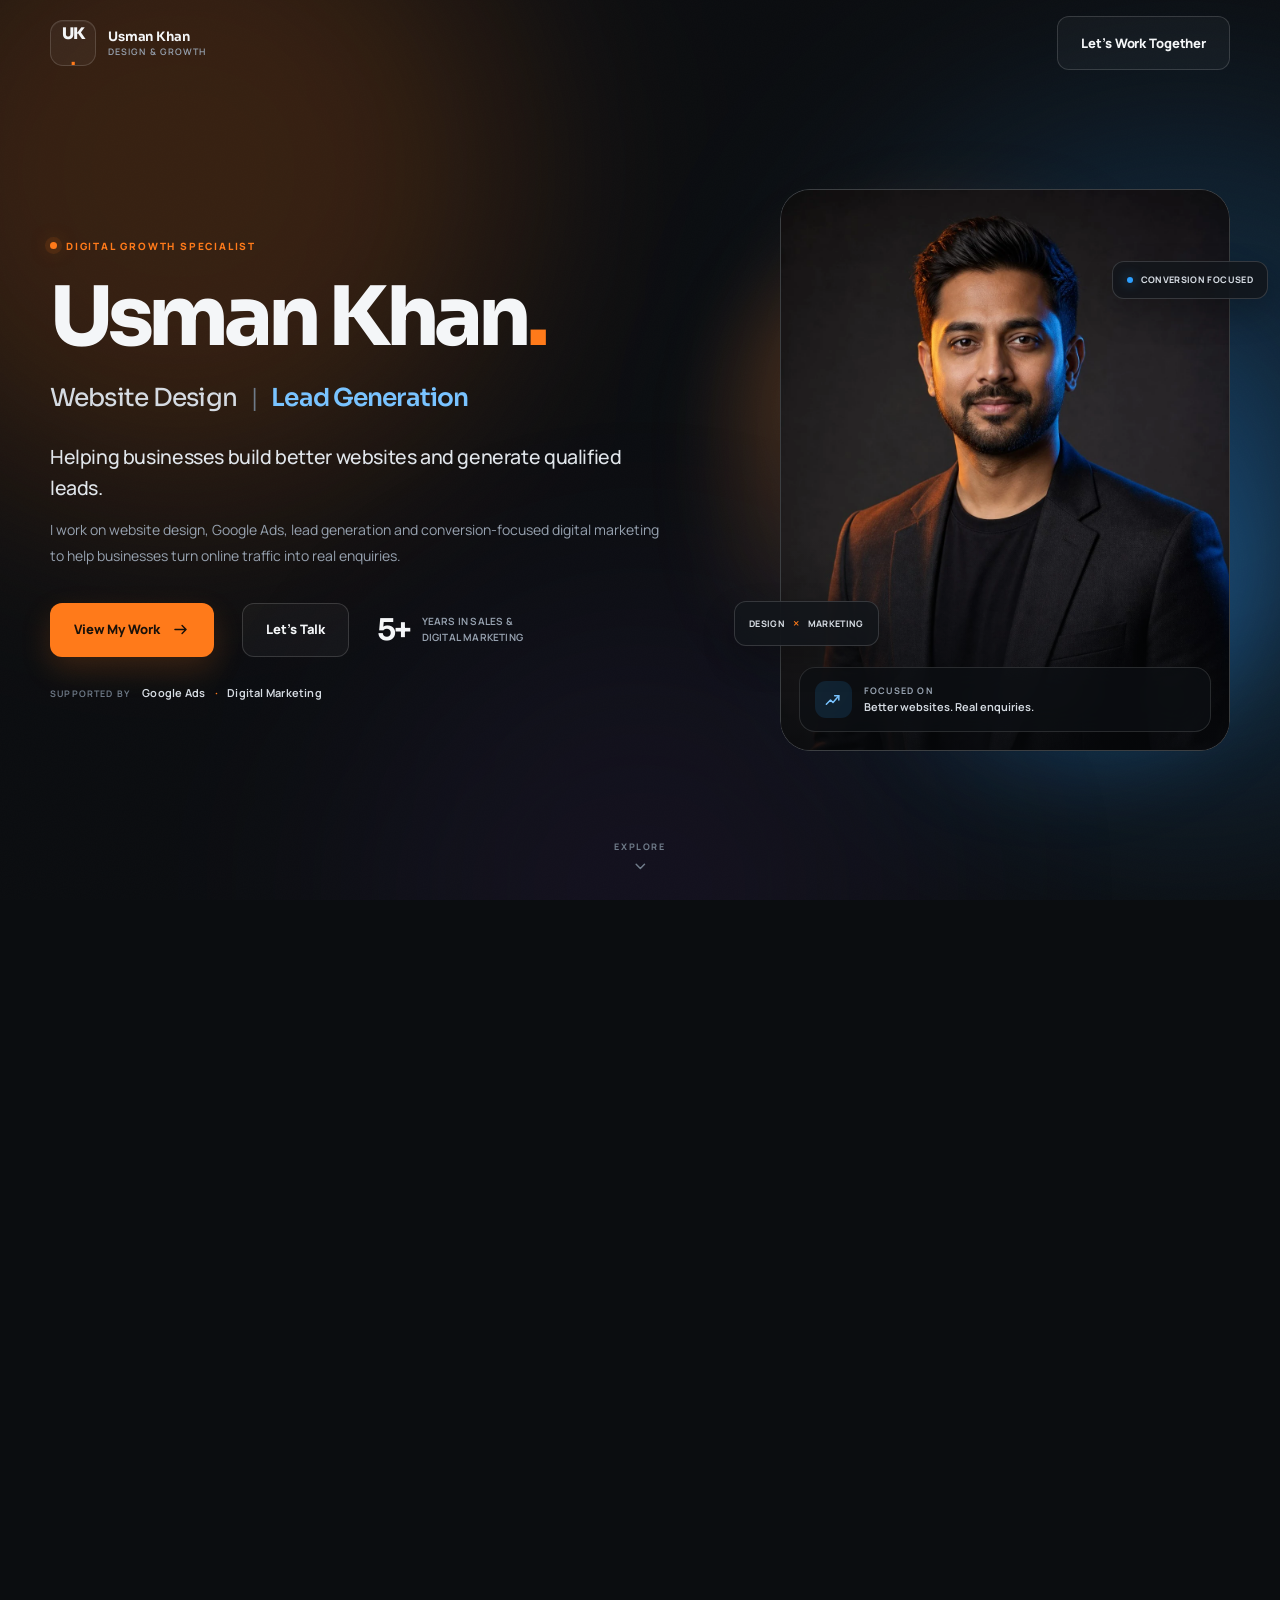
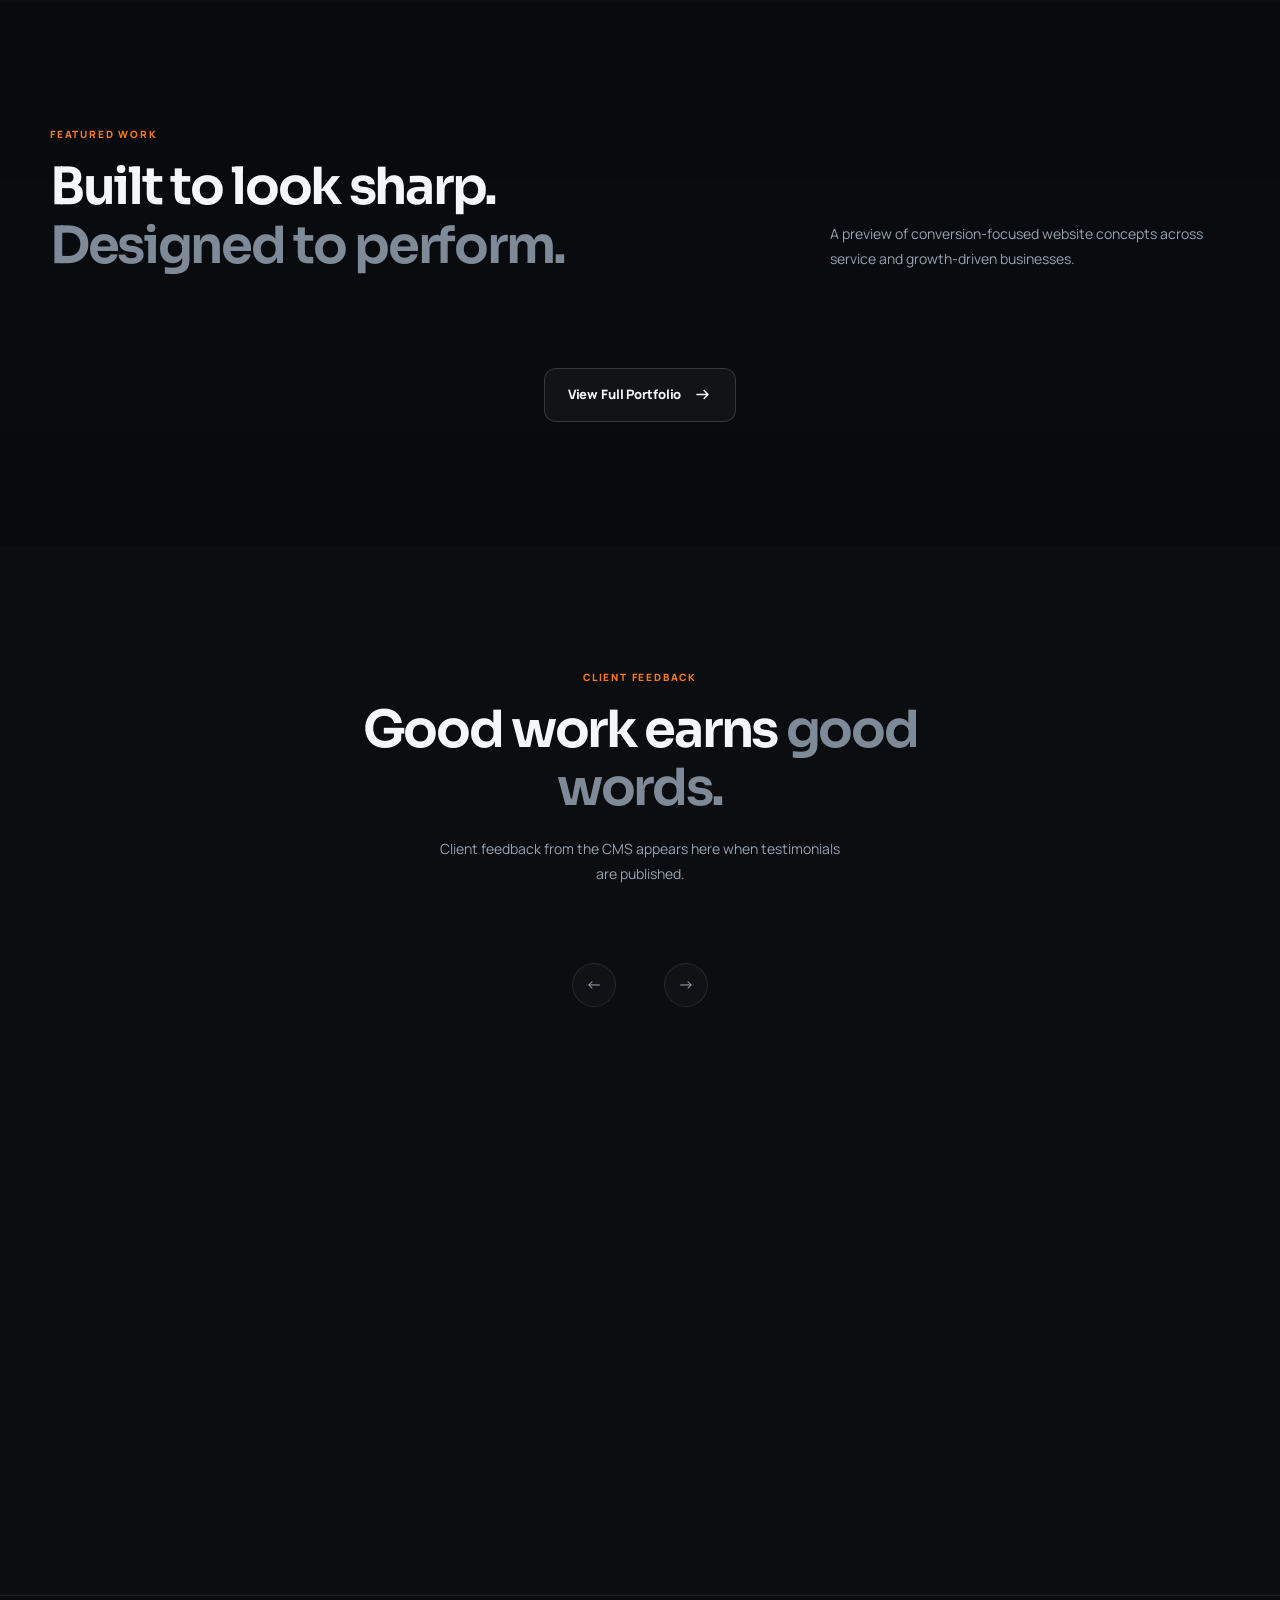
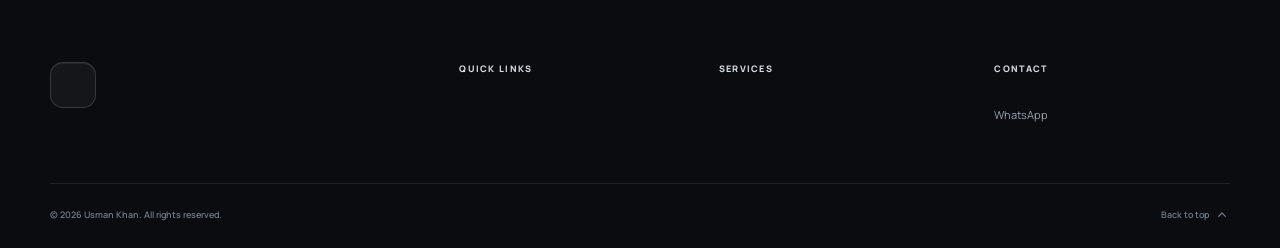
<file: index.html>
<!doctype html>
<html lang="en" data-theme="charcoal-orange">
<head>
  <meta charset="utf-8">
  <meta name="viewport" content="width=device-width, initial-scale=1">
  <meta name="description" content="Usman Khan helps businesses build conversion-focused websites and generate qualified leads through Website Design, Google Ads and digital marketing.">
  <meta name="theme-color" content="#111B26">
  <title>Usman Khan — Website Design &amp; Lead Generation</title>
  <link rel="icon" href="assets/images/favicon.svg">
  <link rel="preload" href="assets/fonts/Manrope-Variable.ttf" as="font" type="font/ttf" crossorigin>
  <link rel="preload" href="assets/fonts/Sora-Variable.ttf" as="font" type="font/ttf" crossorigin>
  <link rel="preload" href="assets/images/usman-headshot-placeholder.webp" as="image" type="image/webp">
  <link rel="stylesheet" href="assets/css/style.css">
  <script>document.documentElement.classList.add('js');</script>
  <link rel="stylesheet" href="assets/css/themes.css">
  <!-- SITE_CONTENT -->
</head>
<body class="home-page">
  <a class="skip-link" href="#main-content">Skip to main content</a>

  <div class="ambient" aria-hidden="true">
    <span class="ambient-orb ambient-orb--orange"></span>
    <span class="ambient-orb ambient-orb--blue"></span>
    <span class="ambient-orb ambient-orb--violet"></span>
    <span class="ambient-noise"></span>
  </div>

  <header class="site-header" data-header>
    <div class="container header-inner">
      <a class="brand" href="#home" aria-label="Usman Khan — back to home">
        <span class="brand-mark" aria-hidden="true">UK<span>.</span></span>
        <span class="brand-name">Usman Khan<small>Design &amp; Growth</small></span>
      </a>

      <button class="menu-toggle" type="button" aria-expanded="false" aria-controls="primary-navigation" aria-label="Open navigation" data-menu-toggle>
        <span></span><span></span><span></span>
      </button>

      <nav class="primary-nav" id="primary-navigation" aria-label="Primary navigation" data-nav></nav>
      <a class="button button--secondary header-cta" href="contact.html" data-default-cta>Let’s Work Together</a>
    </div>
  </header>

  <main id="main-content">
    <section class="hero" id="home" aria-labelledby="hero-title">
      <div class="container hero-grid">
        <div class="hero-content" id="about">
          <p class="eyebrow hero-eyebrow" data-hero style="--hero-order: 0">
            <span class="eyebrow-dot" aria-hidden="true"></span>
            Digital Growth Specialist
          </p>
          <h1 id="hero-title" data-hero style="--hero-order: 1">Usman Khan<span class="accent-dot">.</span></h1>
          <p class="hero-role" data-hero style="--hero-order: 2">Website Design <span aria-hidden="true">|</span> <strong>Lead Generation</strong></p>
          <p class="hero-tagline" data-hero style="--hero-order: 3">Helping businesses build better websites and generate qualified leads.</p>
          <p class="hero-description" data-hero style="--hero-order: 4">I work on website design, Google Ads, lead generation and conversion-focused digital marketing to help businesses turn online traffic into real enquiries.</p>
          <div class="hero-actions" data-hero style="--hero-order: 5">
            <a class="button button--primary" href="#work">
              View My Work
              <svg aria-hidden="true" viewBox="0 0 24 24" fill="none"><path d="M5 12h14m-5-5 5 5-5 5" stroke="currentColor" stroke-width="1.8" stroke-linecap="round" stroke-linejoin="round"/></svg>
            </a>
            <a class="button button--secondary" href="contact.html" data-secondary-cta>Let’s Talk</a>
            <div class="hero-experience" aria-label="5 plus years in Sales and Digital Marketing">
              <strong>5+</strong>
              <span>Years in Sales &amp;<br>Digital Marketing</span>
            </div>
          </div>
          <p class="hero-support" data-hero style="--hero-order: 6"><span>Supported by</span> Google Ads <b>·</b> Digital Marketing</p>
        </div>

        <figure class="profile-visual" data-hero-photo>
          <div class="profile-halo" aria-hidden="true"></div>
          <div class="profile-frame">
            <img src="assets/images/usman-headshot-placeholder.webp" width="1122" height="1402" alt="Usman Khan — professional profile" fetchpriority="high">
            <div class="profile-shade" aria-hidden="true"></div>
            <div class="profile-caption">
              <span class="caption-icon" aria-hidden="true">
                <svg viewBox="0 0 24 24" fill="none"><path d="M4 17 9 12l3 3 7-8" stroke="currentColor" stroke-width="1.8" stroke-linecap="round" stroke-linejoin="round"/><path d="M14 7h5v5" stroke="currentColor" stroke-width="1.8" stroke-linecap="round" stroke-linejoin="round"/></svg>
              </span>
              <span><small>Focused on</small>Better websites. Real enquiries.</span>
            </div>
          </div>
          <div class="profile-chip profile-chip--top" aria-hidden="true"><span></span> Conversion focused</div>
          <div class="profile-chip profile-chip--bottom" aria-hidden="true">Design <b>×</b> Marketing</div>
        </figure>
      </div>
      <a class="scroll-cue" href="#stats" aria-label="Scroll to key statistics">
        <span>Explore</span>
        <svg aria-hidden="true" viewBox="0 0 24 24" fill="none"><path d="m7 10 5 5 5-5" stroke="currentColor" stroke-width="1.8" stroke-linecap="round" stroke-linejoin="round"/></svg>
      </a>
    </section>

    <section class="stats-section" id="stats" aria-label="Key statistics">
      <div class="container">
        <div class="stats-panel reveal" data-reveal-group>
          <article class="stat reveal-child">
            <div class="stat-number"><span data-counter="5">5</span><sup>+</sup></div>
            <p>Website Projects Done</p>
          </article>
          <article class="stat reveal-child">
            <div class="stat-number"><span data-counter="10">10</span><sup>+</sup></div>
            <p>Clients</p>
          </article>
          <article class="stat reveal-child">
            <div class="stat-number"><span data-counter="5">5</span><sup>+</sup></div>
            <p>Years in Sales &amp; Digital Marketing</p>
          </article>
        </div>
      </div>
    </section>

    <section class="section services-section" id="services" aria-labelledby="services-title">
      <div class="container">
        <div class="section-heading reveal">
          <div>
            <p class="eyebrow">What I do</p>
            <h2 id="services-title">Specialist skills.<br><span>One growth focus.</span></h2>
          </div>
          <p class="section-intro">From the first click to the first enquiry, every touchpoint is designed to move your business forward.</p>
        </div>

        <div class="services-grid reveal" data-reveal-group></div>
        <div class="services-action reveal">
          <a class="button button--secondary" href="services.html">
            Explore All Services
            <svg aria-hidden="true" viewBox="0 0 24 24" fill="none"><path d="M5 12h14m-5-5 5 5-5 5" stroke="currentColor" stroke-width="1.8" stroke-linecap="round" stroke-linejoin="round"/></svg>
          </a>
        </div>
      </div>
    </section>

    <section class="section work-section" id="work" aria-labelledby="work-title">
      <div class="container">
        <div class="section-heading reveal">
          <div>
            <p class="eyebrow">Featured work</p>
            <h2 id="work-title">Built to look sharp.<br><span>Designed to perform.</span></h2>
          </div>
          <p class="section-intro">A preview of conversion-focused website concepts across service and growth-driven businesses.</p>
        </div>

        <div class="project-grid reveal" data-reveal-group></div>

        <div class="work-action reveal">
          <a class="button button--secondary" href="portfolio.html">
            View Full Portfolio
            <svg aria-hidden="true" viewBox="0 0 24 24" fill="none"><path d="M5 12h14m-5-5 5 5-5 5" stroke="currentColor" stroke-width="1.8" stroke-linecap="round" stroke-linejoin="round"/></svg>
          </a>
        </div>
      </div>
    </section>

    <section class="section testimonials-section" id="testimonials" aria-labelledby="testimonials-title">
      <div class="container">
        <div class="section-heading section-heading--center reveal">
          <p class="eyebrow">Client feedback</p>
          <h2 id="testimonials-title">Good work earns <span>good words.</span></h2>
          <p class="section-intro">Client feedback from the CMS appears here when testimonials are published.</p>
        </div>

        <div class="testimonial-slider reveal" data-slider aria-roledescription="carousel" aria-label="Client testimonials">
          <div class="slider-viewport"><div class="slider-track" data-slider-track></div></div>
          <div class="slider-controls">
            <button class="slider-arrow" type="button" data-slider-prev aria-label="Previous testimonial"><span aria-hidden="true">←</span></button>
            <div class="slider-dots" role="group" aria-label="Choose a testimonial"></div>
            <button class="slider-arrow" type="button" data-slider-next aria-label="Next testimonial"><span aria-hidden="true">→</span></button>
          </div>
        </div>
      </div>
    </section>

    <section class="brands-section" aria-labelledby="brands-title">
      <div class="container reveal">
        <div class="brands-heading">
          <p class="eyebrow" id="brands-title">Brands &amp; collaborations</p>
          <span class="section-intro"></span>
        </div>
      </div>
      <div class="brand-marquee reveal"><div class="brand-track"></div></div>
    </section>

    <section class="section contact-section" id="contact" aria-labelledby="contact-title">
      <div class="container">
        <div class="contact-card reveal">
          <div class="contact-orb" aria-hidden="true"></div>
          <div class="contact-content">
            <p class="eyebrow" data-home-cta-eyebrow></p>
            <h2 id="contact-title"></h2>
            <p data-home-cta-description></p>
          </div>
          <a class="button button--primary button--large" href="contact.html" data-home-cta-button>
            Start a Conversation
            <svg aria-hidden="true" viewBox="0 0 24 24" fill="none"><path d="M5 12h14m-5-5 5 5-5 5" stroke="currentColor" stroke-width="1.8" stroke-linecap="round" stroke-linejoin="round"/></svg>
          </a>
        </div>
      </div>
    </section>
  </main>

  <footer class="site-footer">
    <div class="container footer-main">
      <div class="footer-brand footer-column">
        <a class="brand" href="#home" aria-label="Usman Khan — back to home">
          <span class="brand-mark" aria-hidden="true"></span>
          <span class="brand-name"><small></small></span>
        </a>
        <p data-footer-description></p>
        <div class="social-links footer-social-links" data-footer-social-links></div>
      </div>
      <div class="footer-column footer-links">
        <div class="footer-link-group">
          <h2 data-footer-quick-title>Quick Links</h2>
          <nav data-footer-quick-links aria-label="Footer quick links"></nav>
        </div>
        <div class="footer-link-group">
          <h2 data-footer-services-title>Services</h2>
          <nav data-footer-service-links aria-label="Footer services"></nav>
        </div>
      </div>
      <div class="footer-column footer-contact">
        <h2>Contact</h2>
        <div class="footer-contact-list">
          <a href="#" data-footer-email></a>
          <a href="#" data-footer-whatsapp>WhatsApp</a>
          <a href="#" data-footer-website></a>
        </div>
      </div>
    </div>
    <div class="container footer-bottom">
      <p>© <span data-year>2026</span> Usman Khan. All rights reserved.</p>
      <p data-footer-bottom></p>
      <a class="back-to-top" href="#home">Back to top <svg aria-hidden="true" viewBox="0 0 24 24" fill="none"><path d="m7 14 5-5 5 5" stroke="currentColor" stroke-width="1.8" stroke-linecap="round" stroke-linejoin="round"/></svg></a>
    </div>
  </footer>

  <script src="assets/js/site.js" defer></script>
  <script src="assets/js/home.js" defer></script>
  <script src="assets/js/main.js" defer></script>
</body>
</html>
</file>
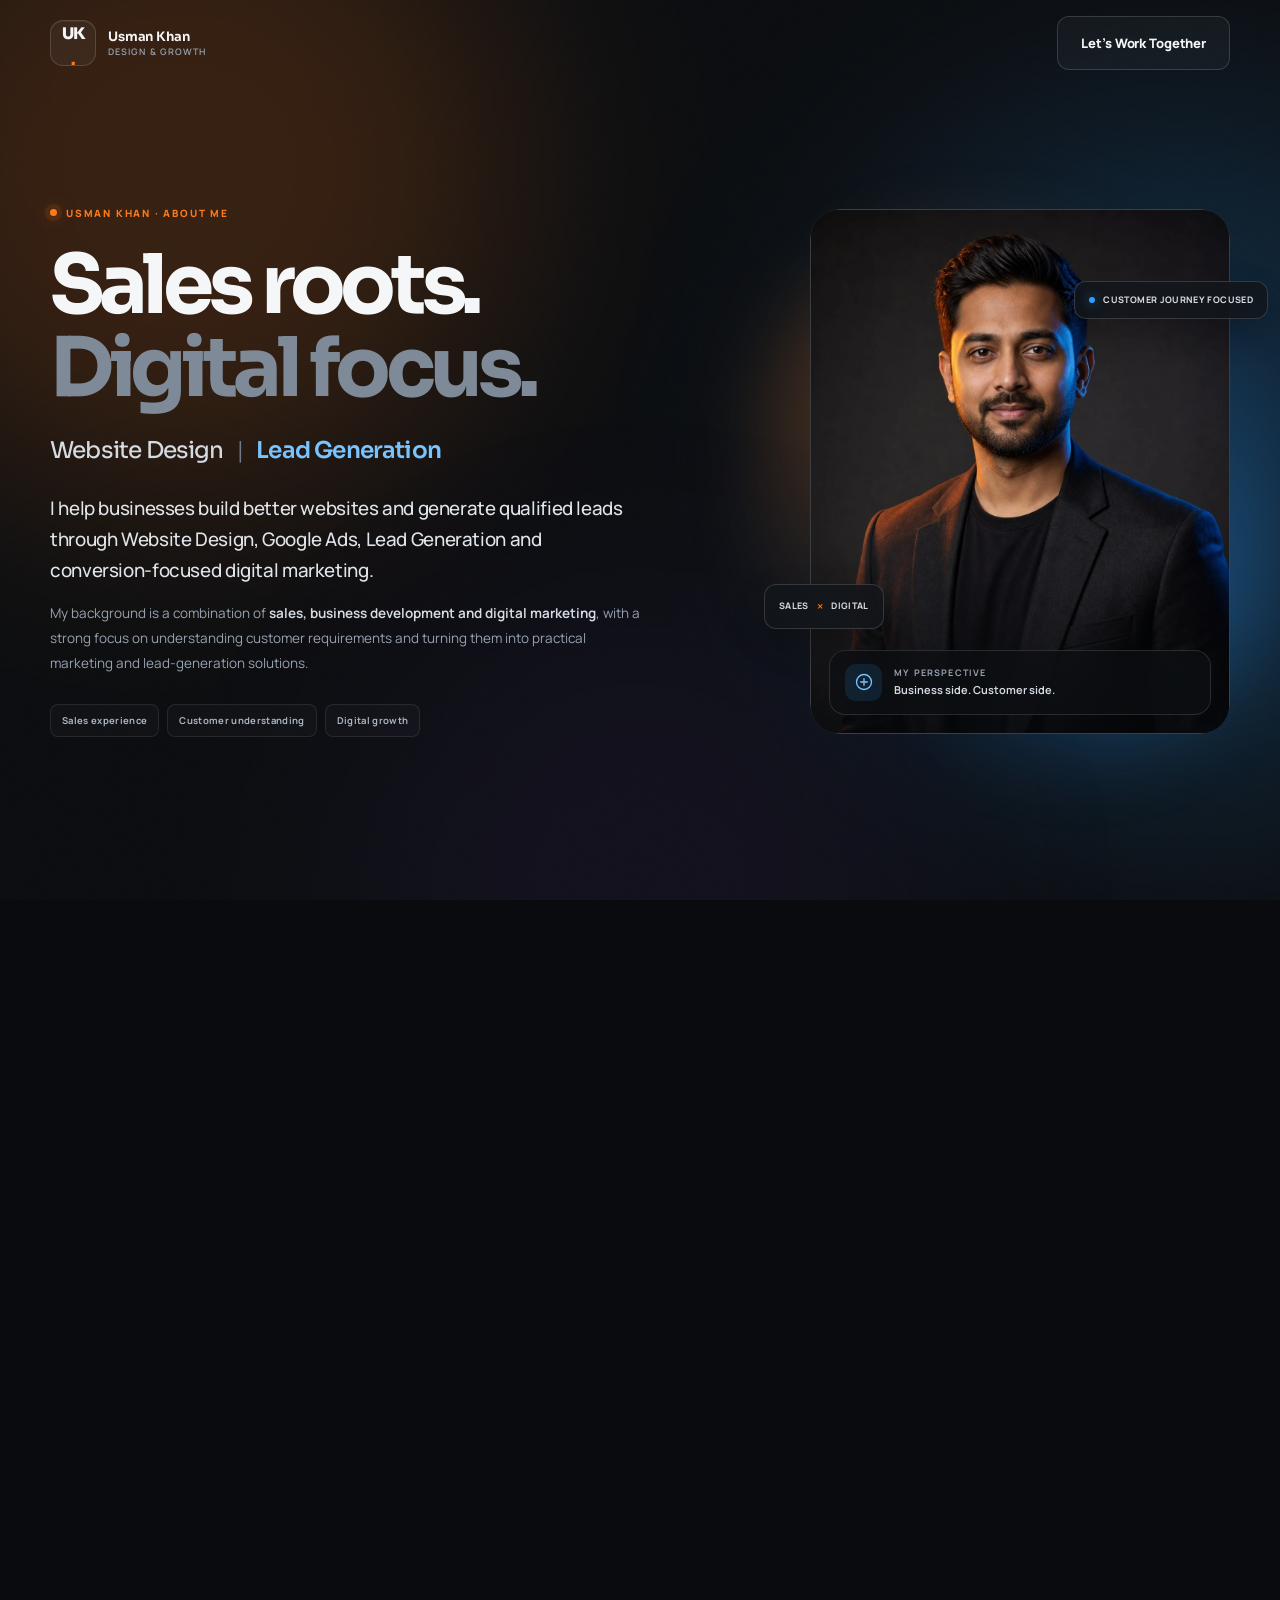
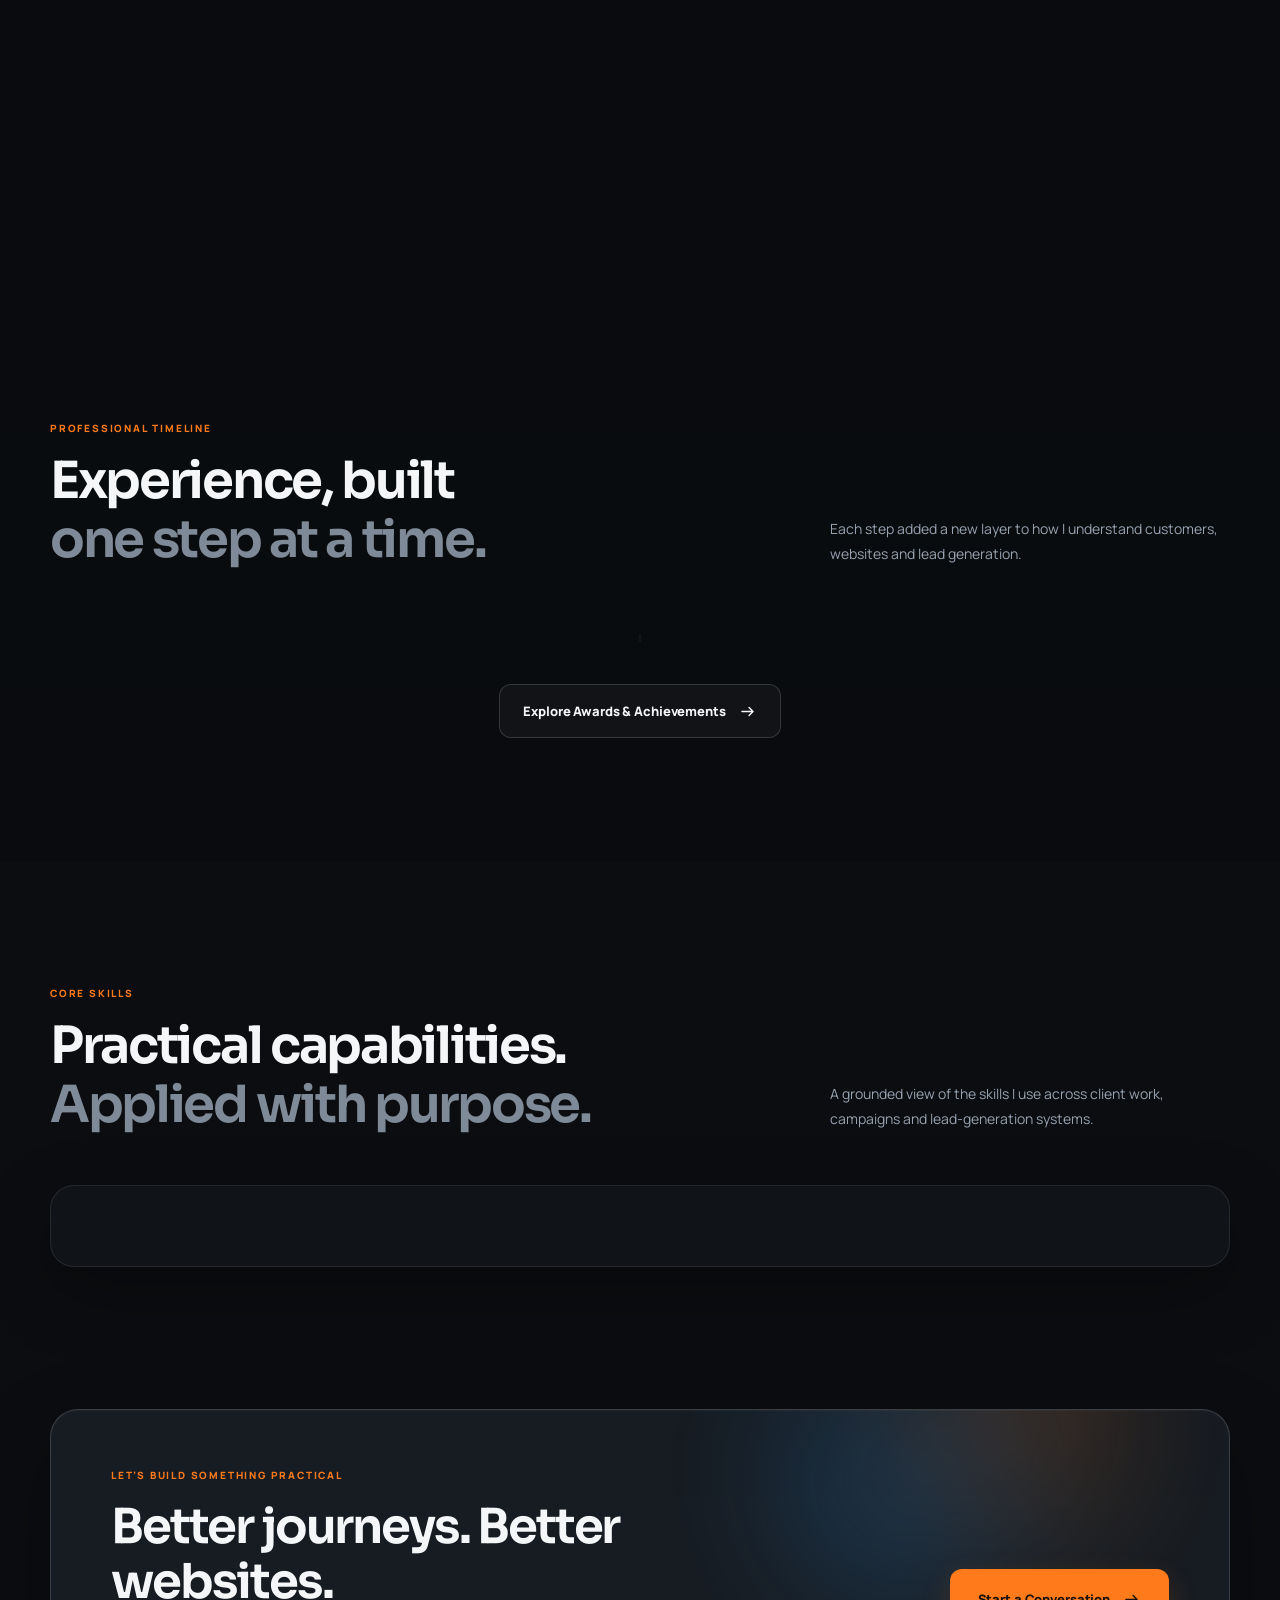
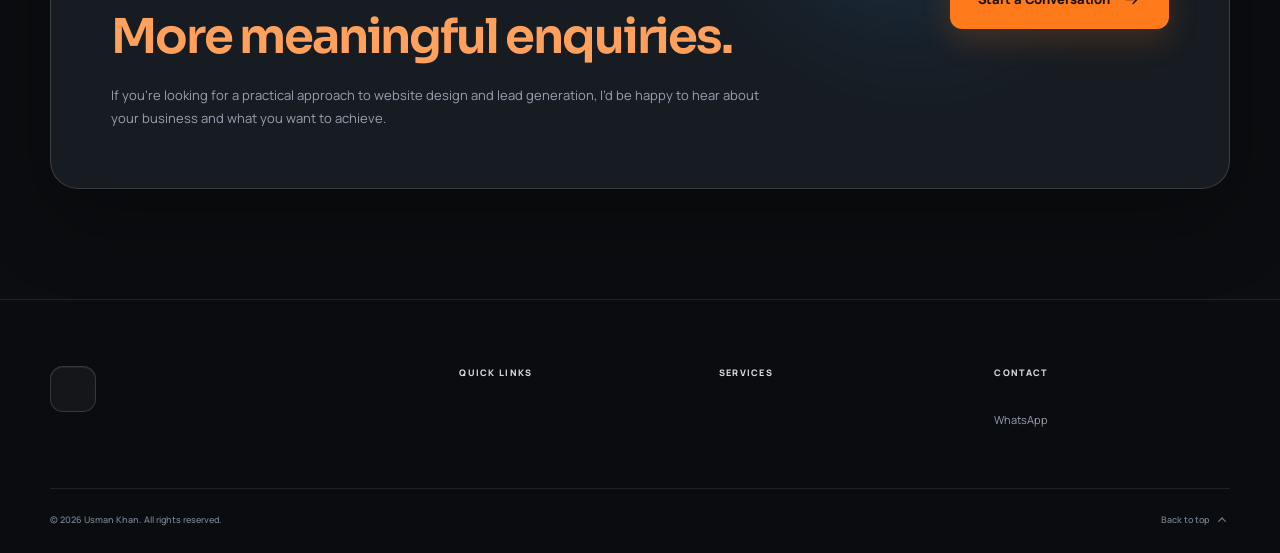
<file: about.html>
<!doctype html>
<html lang="en" data-theme="charcoal-orange">
<head>
  <meta charset="utf-8">
  <meta name="viewport" content="width=device-width, initial-scale=1">
  <meta name="description" content="Learn about Usman Khan’s background in sales, business development, website design, Google Ads, lead generation and conversion-focused digital marketing.">
  <meta name="theme-color" content="#111B26">
  <title>About Usman Khan — Website Design &amp; Lead Generation</title>
  <link rel="icon" href="assets/images/favicon.svg">
  <link rel="preload" href="assets/fonts/Manrope-Variable.ttf" as="font" type="font/ttf" crossorigin>
  <link rel="preload" href="assets/fonts/Sora-Variable.ttf" as="font" type="font/ttf" crossorigin>
  <link rel="preload" href="assets/images/usman-headshot-placeholder.webp" as="image" type="image/webp">
  <link rel="stylesheet" href="assets/css/style.css">
  <link rel="stylesheet" href="assets/css/about.css">
  <script>document.documentElement.classList.add('js');</script>
  <link rel="stylesheet" href="assets/css/themes.css">
  <!-- SITE_CONTENT -->
</head>
<body class="about-page">
  <a class="skip-link" href="#main-content">Skip to main content</a>

  <div class="ambient" aria-hidden="true">
    <span class="ambient-orb ambient-orb--orange"></span>
    <span class="ambient-orb ambient-orb--blue"></span>
    <span class="ambient-orb ambient-orb--violet"></span>
    <span class="ambient-noise"></span>
  </div>

  <header class="site-header" data-header>
    <div class="container header-inner">
      <a class="brand" href="index.html" aria-label="Usman Khan — back to home">
        <span class="brand-mark" aria-hidden="true">UK<span>.</span></span>
        <span class="brand-name">Usman Khan<small>Design &amp; Growth</small></span>
      </a>

      <button class="menu-toggle" type="button" aria-expanded="false" aria-controls="primary-navigation" aria-label="Open navigation" data-menu-toggle>
        <span></span><span></span><span></span>
      </button>

      <nav class="primary-nav" id="primary-navigation" aria-label="Primary navigation" data-nav></nav>
      <a class="button button--secondary header-cta" href="contact.html" data-default-cta>Let’s Work Together</a>
    </div>
  </header>

  <main id="main-content">
    <section class="about-hero" id="about-top" aria-labelledby="about-title">
      <div class="container about-hero-grid">
        <div class="about-hero-content">
          <p class="eyebrow hero-eyebrow" data-hero style="--hero-order: 0">
            <span class="eyebrow-dot" aria-hidden="true"></span>
            Usman Khan · About Me
          </p>
          <h1 id="about-title" data-hero style="--hero-order: 1">Sales roots.<br><span>Digital focus.</span></h1>
          <p class="about-role" data-hero style="--hero-order: 2">Website Design <span aria-hidden="true">|</span> <strong>Lead Generation</strong></p>
          <p class="about-hero-lead" data-hero style="--hero-order: 3">I help businesses build better websites and generate qualified leads through Website Design, Google Ads, Lead Generation and conversion-focused digital marketing.</p>
          <p class="about-hero-copy" data-hero style="--hero-order: 4">My background is a combination of <strong>sales, business development and digital marketing</strong>, with a strong focus on understanding customer requirements and turning them into practical marketing and lead-generation solutions.</p>
          <div class="about-hero-tags" data-hero style="--hero-order: 5" aria-label="Professional background">
            <span>Sales experience</span>
            <span>Customer understanding</span>
            <span>Digital growth</span>
          </div>
        </div>

        <figure class="profile-visual about-profile" data-hero-photo>
          <div class="profile-halo" aria-hidden="true"></div>
          <div class="profile-frame about-profile-frame">
            <img src="assets/images/usman-headshot-placeholder.webp" width="1122" height="1402" alt="Usman Khan — professional profile" fetchpriority="high">
            <div class="profile-shade" aria-hidden="true"></div>
            <div class="profile-caption">
              <span class="caption-icon" aria-hidden="true">
                <svg viewBox="0 0 24 24" fill="none"><path d="M12 21a9 9 0 1 0 0-18 9 9 0 0 0 0 18Z" stroke="currentColor" stroke-width="1.6"/><path d="M8 12h8M12 8v8" stroke="currentColor" stroke-width="1.6" stroke-linecap="round"/></svg>
              </span>
              <span><small>My perspective</small>Business side. Customer side.</span>
            </div>
          </div>
          <div class="profile-chip profile-chip--top" aria-hidden="true"><span></span> Customer journey focused</div>
          <div class="profile-chip profile-chip--bottom" aria-hidden="true">Sales <b>×</b> Digital</div>
        </figure>
      </div>
    </section>

    <section class="section about-story" id="story" aria-labelledby="story-title">
      <div class="container">
        <div class="section-heading reveal">
          <div>
            <p class="eyebrow">My story</p>
            <h2 id="story-title">From customer conversations<br><span>to connected growth systems.</span></h2>
          </div>
          <p class="section-intro">A practical professional journey shaped by sales, customer insight and a growing digital skill set.</p>
        </div>

        <div class="story-grid">
          <div class="story-narrative reveal">
            <p class="story-lead">I started my professional career in sales, where I learned how businesses find customers, understand their needs and convert enquiries into sales.</p>
            <p>Over time, I developed a strong interest in digital marketing and started building skills in website design, Google Ads, lead generation and marketing automation.</p>
            <p>Today, I combine my sales experience with digital marketing skills to help businesses improve their online presence and generate qualified enquiries.</p>
          </div>

          <div class="perspective-card reveal" aria-label="My professional perspective">
            <div class="perspective-glow" aria-hidden="true"></div>
            <p class="eyebrow">My perspective</p>
            <blockquote>Look at marketing from both sides: the <strong>business side</strong> and the <span>customer side.</span></blockquote>
            <p>I focus on building websites and marketing systems that are designed around the customer’s journey, from the first click to the final enquiry.</p>
            <div class="journey-labels" aria-label="Customer journey stages">
              <span>First click</span>
              <i aria-hidden="true">→</i>
              <span>Clear journey</span>
              <i aria-hidden="true">→</i>
              <span>Real enquiry</span>
            </div>
          </div>
        </div>

        <div class="story-goal reveal">
          <span class="goal-icon" aria-hidden="true">
            <svg viewBox="0 0 24 24" fill="none"><circle cx="12" cy="12" r="8.5" stroke="currentColor" stroke-width="1.6"/><circle cx="12" cy="12" r="4.5" stroke="currentColor" stroke-width="1.6"/><circle cx="12" cy="12" r="1.3" fill="currentColor"/></svg>
          </span>
          <div><span>My goal</span><p>Help businesses build a stronger online presence and create a practical system for generating and converting leads.</p></div>
        </div>
      </div>
    </section>

    <section class="section timeline-section" aria-labelledby="timeline-title">
      <div class="container">
        <div class="section-heading reveal">
          <div>
            <p class="eyebrow">Professional timeline</p>
            <h2 id="timeline-title">Experience, built<br><span>one step at a time.</span></h2>
          </div>
          <p class="section-intro">Each step added a new layer to how I understand customers, websites and lead generation.</p>
        </div>

        <div class="professional-timeline"></div>
        <div class="timeline-link reveal">
          <a class="button button--secondary" href="achievements.html">
            Explore Awards &amp; Achievements
            <svg aria-hidden="true" viewBox="0 0 24 24" fill="none"><path d="M5 12h14m-5-5 5 5-5 5" stroke="currentColor" stroke-width="1.8" stroke-linecap="round" stroke-linejoin="round"/></svg>
          </a>
        </div>
      </div>
    </section>

    <section class="section skills-section" id="skills" aria-labelledby="skills-title">
      <div class="container">
        <div class="section-heading reveal">
          <div>
            <p class="eyebrow">Core skills</p>
            <h2 id="skills-title">Practical capabilities.<br><span>Applied with purpose.</span></h2>
          </div>
          <p class="section-intro">A grounded view of the skills I use across client work, campaigns and lead-generation systems.</p>
        </div>

        <div class="skills-panel reveal" data-skill-meters></div>
        </div>
    </section>

    <section class="section contact-section about-contact" aria-labelledby="about-contact-title">
      <div class="container">
        <div class="contact-card reveal">
          <div class="contact-orb" aria-hidden="true"></div>
          <div class="contact-content">
            <p class="eyebrow">Let’s build something practical</p>
            <h2 id="about-contact-title">Better journeys. Better websites.<br><span>More meaningful enquiries.</span></h2>
            <p>If you’re looking for a practical approach to website design and lead generation, I’d be happy to hear about your business and what you want to achieve.</p>
          </div>
          <a class="button button--primary button--large" href="contact.html">
            Start a Conversation
            <svg aria-hidden="true" viewBox="0 0 24 24" fill="none"><path d="M5 12h14m-5-5 5 5-5 5" stroke="currentColor" stroke-width="1.8" stroke-linecap="round" stroke-linejoin="round"/></svg>
          </a>
        </div>
      </div>
    </section>
  </main>

  <footer class="site-footer">
    <div class="container footer-main">
      <div class="footer-brand footer-column">
        <a class="brand" href="index.html" aria-label="Usman Khan — back to home">
          <span class="brand-mark" aria-hidden="true"></span>
          <span class="brand-name"><small></small></span>
        </a>
        <p data-footer-description></p>
        <div class="social-links footer-social-links" data-footer-social-links></div>
      </div>
      <div class="footer-column footer-links">
        <div class="footer-link-group">
          <h2 data-footer-quick-title>Quick Links</h2>
          <nav data-footer-quick-links aria-label="Footer quick links"></nav>
        </div>
        <div class="footer-link-group">
          <h2 data-footer-services-title>Services</h2>
          <nav data-footer-service-links aria-label="Footer services"></nav>
        </div>
      </div>
      <div class="footer-column footer-contact">
        <h2>Contact</h2>
        <div class="footer-contact-list">
          <a href="#" data-footer-email></a>
          <a href="#" data-footer-whatsapp>WhatsApp</a>
          <a href="#" data-footer-website></a>
        </div>
      </div>
    </div>
    <div class="container footer-bottom">
      <p>© <span data-year>2026</span> Usman Khan. All rights reserved.</p>
      <p data-footer-bottom></p>
      <a class="back-to-top" href="#about-top">Back to top <svg aria-hidden="true" viewBox="0 0 24 24" fill="none"><path d="m7 14 5-5 5 5" stroke="currentColor" stroke-width="1.8" stroke-linecap="round" stroke-linejoin="round"/></svg></a>
    </div>
  </footer>

  <script src="assets/js/site.js" defer></script>
  <script src="assets/js/about-content.js" defer></script>
  <script src="assets/js/about.js" defer></script>
  <script src="assets/js/main.js" defer></script>
</body>
</html>
</file>
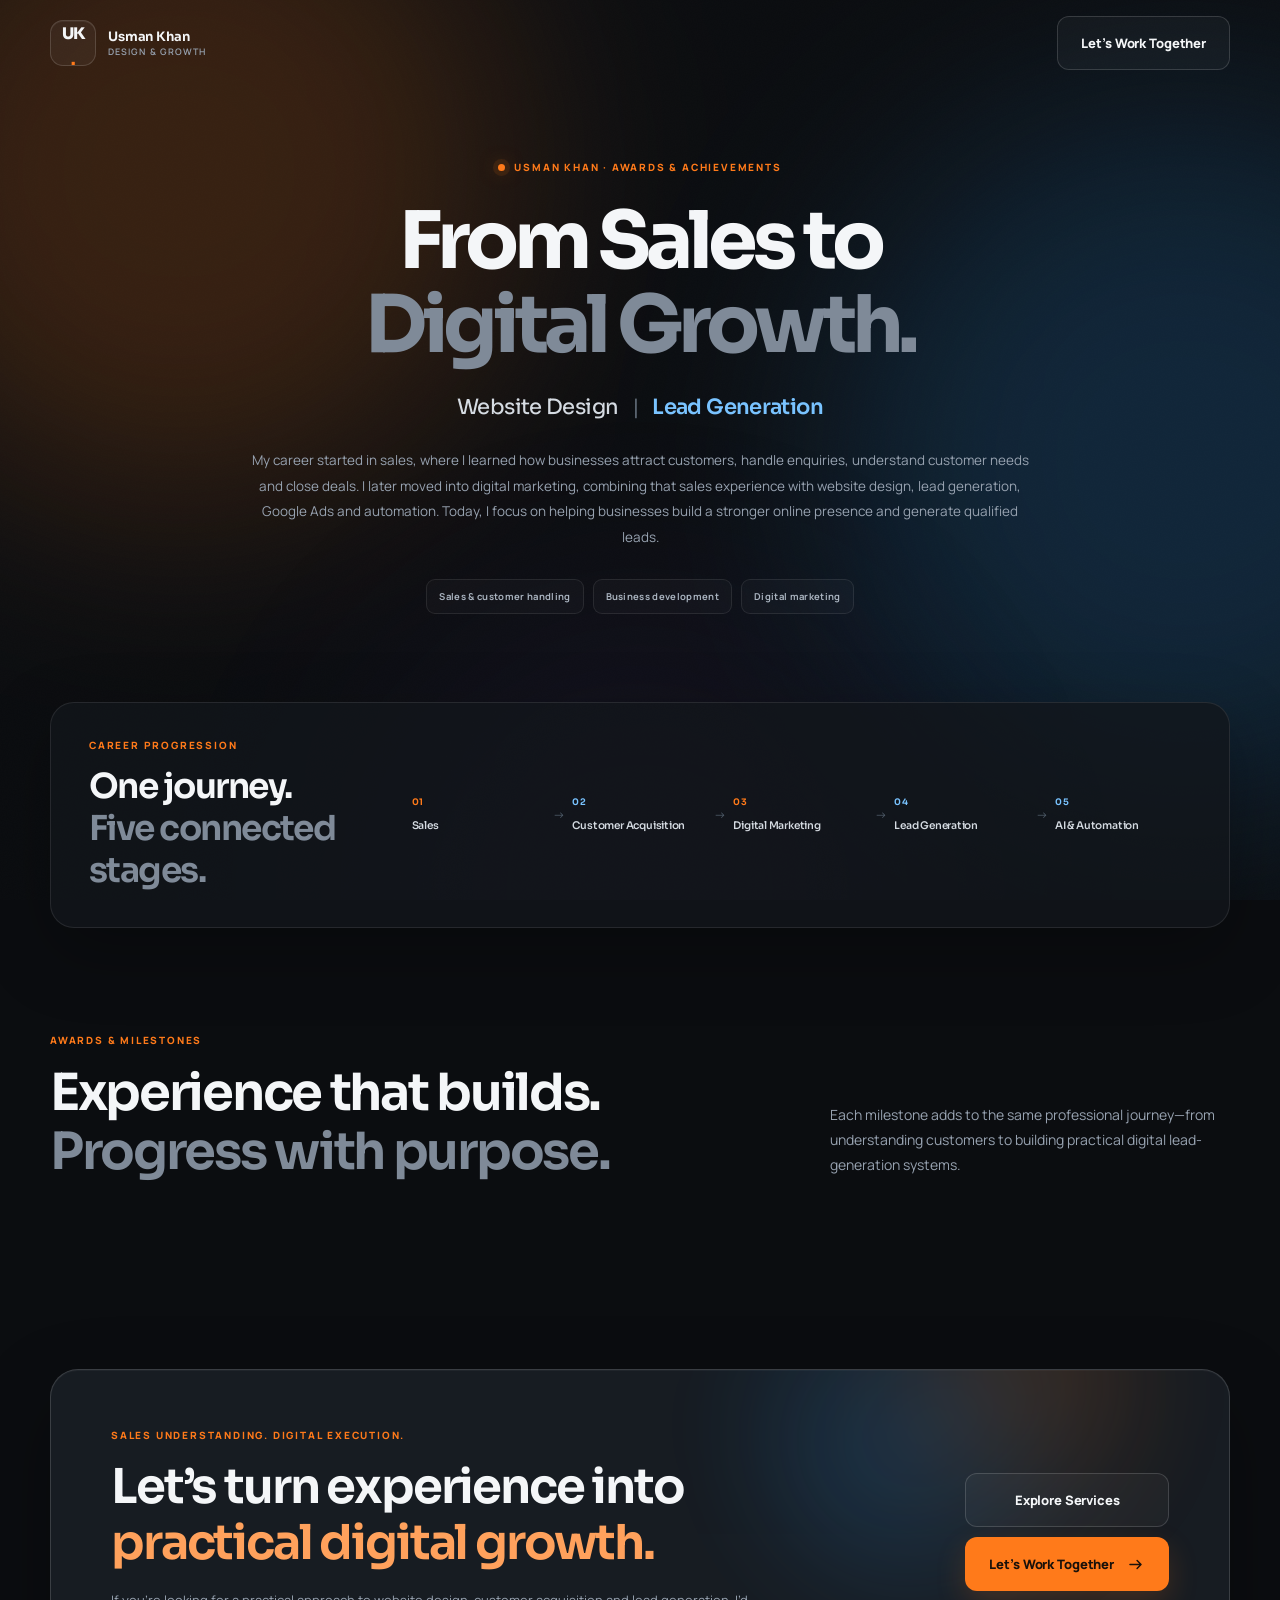
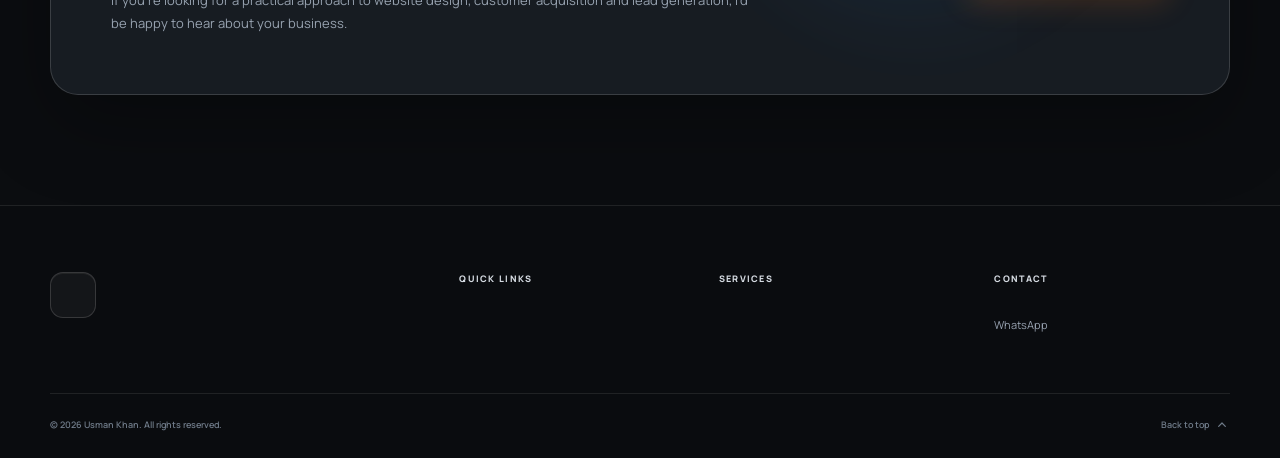
<file: achievements.html>
<!doctype html>
<html lang="en" data-theme="charcoal-orange">
<head>
  <meta charset="utf-8">
  <meta name="viewport" content="width=device-width, initial-scale=1">
  <meta name="description" content="Explore Usman Khan’s professional journey from automotive sales and customer acquisition to digital marketing, lead generation and AI-powered marketing.">
  <meta name="theme-color" content="#111B26">
  <title>Awards &amp; Achievements — Usman Khan | Website Design &amp; Lead Generation</title>
  <link rel="icon" href="assets/images/favicon.svg">
  <link rel="preload" href="assets/fonts/Manrope-Variable.ttf" as="font" type="font/ttf" crossorigin>
  <link rel="preload" href="assets/fonts/Sora-Variable.ttf" as="font" type="font/ttf" crossorigin>
  <link rel="stylesheet" href="assets/css/style.css">
  <link rel="stylesheet" href="assets/css/achievements.css">
  <script>document.documentElement.classList.add('js');</script>
  <link rel="stylesheet" href="assets/css/themes.css">
  <!-- SITE_CONTENT -->
</head>
<body class="achievements-page">
  <a class="skip-link" href="#main-content">Skip to main content</a>

  <div class="ambient" aria-hidden="true">
    <span class="ambient-orb ambient-orb--orange"></span>
    <span class="ambient-orb ambient-orb--blue"></span>
    <span class="ambient-orb ambient-orb--violet"></span>
    <span class="ambient-noise"></span>
  </div>

  <header class="site-header" data-header>
    <div class="container header-inner">
      <a class="brand" href="index.html" aria-label="Usman Khan — back to home">
        <span class="brand-mark" aria-hidden="true">UK<span>.</span></span>
        <span class="brand-name">Usman Khan<small>Design &amp; Growth</small></span>
      </a>

      <button class="menu-toggle" type="button" aria-expanded="false" aria-controls="primary-navigation" aria-label="Open navigation" data-menu-toggle>
        <span></span><span></span><span></span>
      </button>

      <nav class="primary-nav" id="primary-navigation" aria-label="Primary navigation" data-nav></nav>
      <a class="button button--secondary header-cta" href="contact.html" data-default-cta>Let’s Work Together</a>
    </div>
  </header>

  <main id="main-content">
    <section class="achievements-hero" id="achievements-top" aria-labelledby="achievements-title">
      <div class="container achievements-hero-inner">
        <p class="eyebrow hero-eyebrow" data-hero style="--hero-order: 0">
          <span class="eyebrow-dot" aria-hidden="true"></span>
          Usman Khan · Awards &amp; Achievements
        </p>
        <h1 id="achievements-title" data-hero style="--hero-order: 1">From Sales to<br><span>Digital Growth.</span></h1>
        <p class="achievements-role" data-hero style="--hero-order: 2">Website Design <span aria-hidden="true">|</span> <strong>Lead Generation</strong></p>
        <p class="achievements-hero-copy" data-hero style="--hero-order: 3">My career started in sales, where I learned how businesses attract customers, handle enquiries, understand customer needs and close deals. I later moved into digital marketing, combining that sales experience with website design, lead generation, Google Ads and automation. Today, I focus on helping businesses build a stronger online presence and generate qualified leads.</p>
        <div class="achievements-hero-tags" data-hero style="--hero-order: 4" aria-label="Professional journey foundations">
          <span>Sales &amp; customer handling</span>
          <span>Business development</span>
          <span>Digital marketing</span>
        </div>
      </div>
    </section>

    <section class="journey-section" aria-labelledby="journey-title">
      <div class="container">
        <div class="career-journey reveal">
          <div class="journey-heading">
            <p class="eyebrow">Career progression</p>
            <h2 id="journey-title">One journey.<br><span>Five connected stages.</span></h2>
          </div>
          <ol class="journey-steps" aria-label="Sales to AI and Automation career progression">
            <li><span>01</span><strong>Sales</strong></li>
            <li><span>02</span><strong>Customer Acquisition</strong></li>
            <li><span>03</span><strong>Digital Marketing</strong></li>
            <li><span>04</span><strong>Lead Generation</strong></li>
            <li><span>05</span><strong>AI &amp; Automation</strong></li>
          </ol>
        </div>
      </div>
    </section>

    <section class="achievements-timeline-section" id="timeline" aria-labelledby="timeline-title">
      <div class="container">
        <div class="section-heading reveal">
          <div>
            <p class="eyebrow">Awards &amp; milestones</p>
            <h2 id="timeline-title">Experience that builds.<br><span>Progress with purpose.</span></h2>
          </div>
          <p class="section-intro">Each milestone adds to the same professional journey—from understanding customers to building practical digital lead-generation systems.</p>
        </div>

        <div class="achievement-timeline"></div>
      </div>
    </section>

    <section class="section contact-section achievements-contact" aria-labelledby="achievements-contact-title">
      <div class="container">
        <div class="contact-card reveal">
          <div class="contact-orb" aria-hidden="true"></div>
          <div class="contact-content">
            <p class="eyebrow">Sales understanding. Digital execution.</p>
            <h2 id="achievements-contact-title">Let’s turn experience into<br><span>practical digital growth.</span></h2>
            <p>If you’re looking for a practical approach to website design, customer acquisition and lead generation, I’d be happy to hear about your business.</p>
          </div>
          <div class="achievement-cta-actions">
            <a class="button button--secondary" href="services.html">Explore Services</a>
            <a class="button button--primary" href="contact.html">
              Let’s Work Together
              <svg aria-hidden="true" viewBox="0 0 24 24" fill="none"><path d="M5 12h14m-5-5 5 5-5 5" stroke="currentColor" stroke-width="1.8" stroke-linecap="round" stroke-linejoin="round"/></svg>
            </a>
          </div>
        </div>
      </div>
    </section>
  </main>

  <footer class="site-footer">
    <div class="container footer-main">
      <div class="footer-brand footer-column">
        <a class="brand" href="index.html" aria-label="Usman Khan — back to home">
          <span class="brand-mark" aria-hidden="true"></span>
          <span class="brand-name"><small></small></span>
        </a>
        <p data-footer-description></p>
        <div class="social-links footer-social-links" data-footer-social-links></div>
      </div>
      <div class="footer-column footer-links">
        <div class="footer-link-group">
          <h2 data-footer-quick-title>Quick Links</h2>
          <nav data-footer-quick-links aria-label="Footer quick links"></nav>
        </div>
        <div class="footer-link-group">
          <h2 data-footer-services-title>Services</h2>
          <nav data-footer-service-links aria-label="Footer services"></nav>
        </div>
      </div>
      <div class="footer-column footer-contact">
        <h2>Contact</h2>
        <div class="footer-contact-list">
          <a href="#" data-footer-email></a>
          <a href="#" data-footer-whatsapp>WhatsApp</a>
          <a href="#" data-footer-website></a>
        </div>
      </div>
    </div>
    <div class="container footer-bottom">
      <p>© <span data-year>2026</span> Usman Khan. All rights reserved.</p>
      <p data-footer-bottom></p>
      <a class="back-to-top" href="#achievements-top">Back to top <svg aria-hidden="true" viewBox="0 0 24 24" fill="none"><path d="m7 14 5-5 5 5" stroke="currentColor" stroke-width="1.8" stroke-linecap="round" stroke-linejoin="round"/></svg></a>
    </div>
  </footer>

  <script src="assets/js/site.js" defer></script>
  <script src="assets/js/achievements.js" defer></script>
  <script src="assets/js/main.js" defer></script>
</body>
</html>
</file>
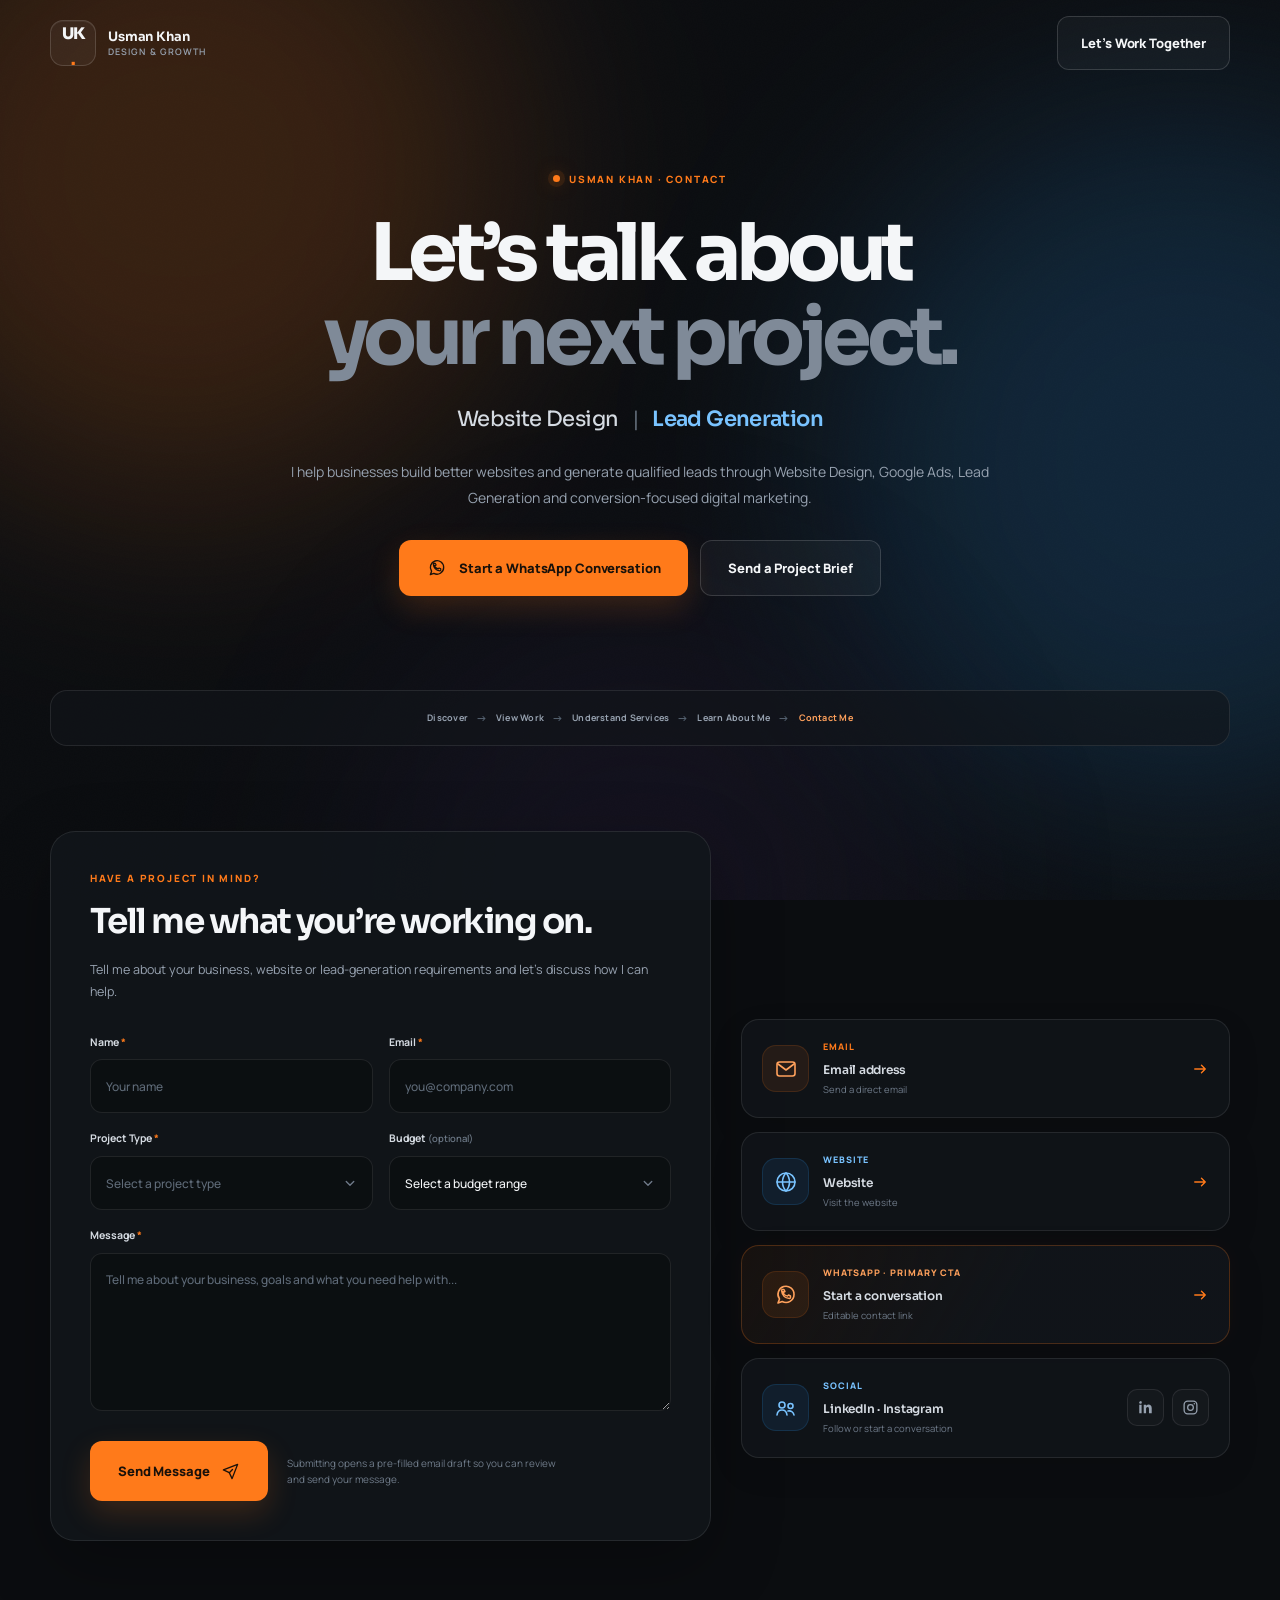
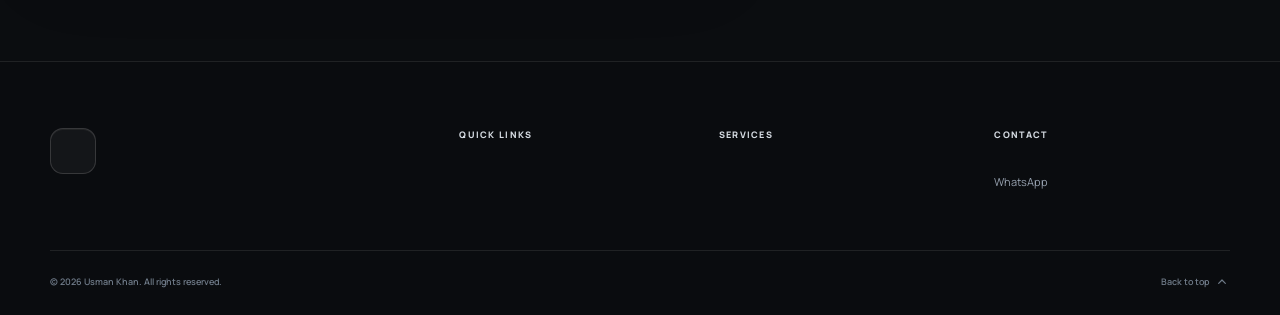
<file: contact.html>
<!doctype html>
<html lang="en" data-theme="charcoal-orange">
<head>
  <meta charset="utf-8">
  <meta name="viewport" content="width=device-width, initial-scale=1">
  <meta name="description" content="Contact Usman Khan about Website Design, Landing Pages, Google Ads, Lead Generation, Digital Marketing and AI-powered marketing projects.">
  <meta name="theme-color" content="#111B26">
  <title>Contact Usman Khan — Website Design &amp; Lead Generation</title>
  <link rel="icon" href="assets/images/favicon.svg">
  <link rel="preload" href="assets/fonts/Manrope-Variable.ttf" as="font" type="font/ttf" crossorigin>
  <link rel="preload" href="assets/fonts/Sora-Variable.ttf" as="font" type="font/ttf" crossorigin>
  <link rel="stylesheet" href="assets/css/style.css">
  <link rel="stylesheet" href="assets/css/contact.css">
  <script>document.documentElement.classList.add('js');</script>
  <link rel="stylesheet" href="assets/css/themes.css">
  <!-- SITE_CONTENT -->
</head>
<body class="contact-page">
  <a class="skip-link" href="#main-content">Skip to main content</a>

  <div class="ambient" aria-hidden="true">
    <span class="ambient-orb ambient-orb--orange"></span>
    <span class="ambient-orb ambient-orb--blue"></span>
    <span class="ambient-orb ambient-orb--violet"></span>
    <span class="ambient-noise"></span>
  </div>

  <header class="site-header" data-header>
    <div class="container header-inner">
      <a class="brand" href="index.html" aria-label="Usman Khan — back to home">
        <span class="brand-mark" aria-hidden="true">UK<span>.</span></span>
        <span class="brand-name">Usman Khan<small>Design &amp; Growth</small></span>
      </a>

      <button class="menu-toggle" type="button" aria-expanded="false" aria-controls="primary-navigation" aria-label="Open navigation" data-menu-toggle>
        <span></span><span></span><span></span>
      </button>

      <nav class="primary-nav" id="primary-navigation" aria-label="Primary navigation" data-nav></nav>
      <a class="button button--secondary header-cta" href="contact.html" data-default-cta>Let’s Work Together</a>
    </div>
  </header>

  <main id="main-content">
    <section class="contact-hero" id="contact-top" aria-labelledby="contact-title">
      <div class="container contact-hero-inner">
        <p class="eyebrow hero-eyebrow" data-hero style="--hero-order: 0">
          <span class="eyebrow-dot" aria-hidden="true"></span>
          Usman Khan · Contact
        </p>
        <h1 id="contact-title" data-hero style="--hero-order: 1">Let’s talk about<br><span>your next project.</span></h1>
        <p class="contact-role" data-hero style="--hero-order: 2">Website Design <span aria-hidden="true">|</span> <strong>Lead Generation</strong></p>
        <p class="contact-hero-copy" data-hero style="--hero-order: 3">I help businesses build better websites and generate qualified leads through Website Design, Google Ads, Lead Generation and conversion-focused digital marketing.</p>
        <div class="contact-hero-actions" data-hero style="--hero-order: 4">
          <a class="button button--primary button--large" href="#contact-methods" data-contact-link="whatsapp">
            <svg aria-hidden="true" viewBox="0 0 24 24" fill="none"><path d="M20 11.5a8 8 0 0 1-11.8 7L4 20l1.5-4.1A8 8 0 1 1 20 11.5Z" stroke="currentColor" stroke-width="1.6" stroke-linecap="round" stroke-linejoin="round"/><path d="M9 8.5c.4 2.5 2 4.1 4.5 4.5l1-1 2 1v1.5c0 .5-.5 1-1 1-4.5-.5-7.5-3.5-8-8 0-.5.5-1 1-1H10l1 2-2 1Z" stroke="currentColor" stroke-width="1.4" stroke-linecap="round" stroke-linejoin="round"/></svg>
            Start a WhatsApp Conversation
          </a>
          <a class="button button--secondary button--large" href="#contact-form">Send a Project Brief</a>
        </div>
        <div class="contact-hero-tags" data-hero style="--hero-order: 5" aria-label="Contact journey"></div>
        <p class="editable-link-status contact-hero-status" data-link-status role="status" aria-live="polite"></p>
      </div>
    </section>

    <section class="visitor-journey-section" aria-label="Visitor journey">
      <div class="container">
        <ol class="visitor-journey reveal">
          <li>Discover</li>
          <li>View Work</li>
          <li>Understand Services</li>
          <li>Learn About Me</li>
          <li class="is-current" aria-current="step">Contact Me</li>
        </ol>
      </div>
    </section>

    <section class="contact-main-section" aria-labelledby="form-title">
      <div class="container contact-layout">
        <div class="contact-form-card">
          <div class="contact-form-heading reveal" style="--field-order: 0">
            <p class="eyebrow">Have a project in mind?</p>
            <h2 id="form-title">Tell me what you’re working on.</h2>
            <p>Tell me about your business, website or lead-generation requirements and let's discuss how I can help.</p>
          </div>

          <form id="contact-form" action="" method="post" enctype="text/plain" data-contact-form>
            <div class="form-row">
              <div class="form-field reveal" style="--field-order: 1">
                <label for="contact-name">Name <span aria-hidden="true">*</span></label>
                <input id="contact-name" name="name" type="text" autocomplete="name" placeholder="Your name" required>
              </div>
              <div class="form-field reveal" style="--field-order: 2">
                <label for="contact-email">Email <span aria-hidden="true">*</span></label>
                <input id="contact-email" name="email" type="email" autocomplete="email" placeholder="you@company.com" required>
              </div>
            </div>

            <div class="form-row">
              <div class="form-field reveal" style="--field-order: 3">
                <label for="project-type">Project Type <span aria-hidden="true">*</span></label>
                <span class="select-wrap">
                  <select id="project-type" name="projectType" required>
                    <option value="" selected disabled>Select a project type</option>
                    <option value="Website Design">Website Design</option>
                    <option value="Landing Page">Landing Page</option>
                    <option value="Google Ads">Google Ads</option>
                    <option value="Lead Generation">Lead Generation</option>
                    <option value="Digital Marketing">Digital Marketing</option>
                    <option value="AI &amp; Marketing Automation">AI &amp; Marketing Automation</option>
                    <option value="Other">Other</option>
                  </select>
                  <svg aria-hidden="true" viewBox="0 0 24 24" fill="none"><path d="m7 10 5 5 5-5" stroke="currentColor" stroke-width="1.8" stroke-linecap="round" stroke-linejoin="round"/></svg>
                </span>
              </div>
              <div class="form-field reveal" style="--field-order: 4">
                <label for="project-budget">Budget <small>(optional)</small></label>
                <span class="select-wrap">
                  <select id="project-budget" name="budget">
                    <option value="" selected>Select a budget range</option>
                    <option value="Under ₹25,000">Under ₹25,000</option>
                    <option value="₹25,000 – ₹50,000">₹25,000 – ₹50,000</option>
                    <option value="₹50,000 – ₹1,00,000">₹50,000 – ₹1,00,000</option>
                    <option value="₹1,00,000+">₹1,00,000+</option>
                    <option value="Not Sure Yet">Not Sure Yet</option>
                  </select>
                  <svg aria-hidden="true" viewBox="0 0 24 24" fill="none"><path d="m7 10 5 5 5-5" stroke="currentColor" stroke-width="1.8" stroke-linecap="round" stroke-linejoin="round"/></svg>
                </span>
              </div>
            </div>

            <div class="form-field form-field--message reveal" style="--field-order: 5">
              <label for="contact-message">Message <span aria-hidden="true">*</span></label>
              <textarea id="contact-message" name="message" rows="6" placeholder="Tell me about your business, goals and what you need help with..." required></textarea>
            </div>

            <div class="form-submit-row reveal" style="--field-order: 6">
              <button class="button button--primary button--large form-submit" type="submit">
                Send Message
                <svg aria-hidden="true" viewBox="0 0 24 24" fill="none"><path d="m21 3-7 18-3.5-7.5L3 10l18-7Z" stroke="currentColor" stroke-width="1.7" stroke-linecap="round" stroke-linejoin="round"/><path d="m10.5 13.5 4-4" stroke="currentColor" stroke-width="1.7" stroke-linecap="round"/></svg>
              </button>
              <p class="form-note">Submitting opens a pre-filled email draft so you can review and send your message.</p>
            </div>
            <p class="form-status" data-form-status role="status" aria-live="polite"></p>
          </form>
        </div>

        <div class="contact-sidebar" id="contact-methods" aria-labelledby="contact-methods-title">
          <div class="contact-sidebar-heading reveal">
            <p class="eyebrow">Direct contact</p>
            <h2 id="contact-methods-title">Choose your preferred way to connect.</h2>
            <p class="contact-methods-intro">For websites, lead generation, Google Ads or digital marketing projects, reach out directly or send the project brief.</p>
          </div>

          <div class="contact-methods reveal" data-reveal-group>
            <a class="contact-method-card reveal-child" href="#contact-methods" data-contact-email data-contact-card="email">
              <span class="contact-method-icon contact-method-icon--orange" aria-hidden="true">
                <svg viewBox="0 0 24 24" fill="none"><rect x="3" y="5" width="18" height="14" rx="2.5" stroke="currentColor" stroke-width="1.6"/><path d="m4 7 8 6 8-6" stroke="currentColor" stroke-width="1.6" stroke-linecap="round" stroke-linejoin="round"/></svg>
              </span>
              <span class="contact-method-copy"><small>Email</small><strong>Email address</strong><span>Send a direct email</span></span>
              <svg class="contact-method-arrow" aria-hidden="true" viewBox="0 0 24 24" fill="none"><path d="M5 12h14m-5-5 5 5-5 5" stroke="currentColor" stroke-width="1.8" stroke-linecap="round" stroke-linejoin="round"/></svg>
            </a>

            <a class="contact-method-card reveal-child" href="#contact-methods" data-contact-website data-contact-card="website">
              <span class="contact-method-icon contact-method-icon--blue" aria-hidden="true">
                <svg viewBox="0 0 24 24" fill="none"><circle cx="12" cy="12" r="9" stroke="currentColor" stroke-width="1.6"/><path d="M3 12h18M12 3c2.3 2.5 3.5 5.5 3.5 9S14.3 18.5 12 21c-2.3-2.5-3.5-5.5-3.5-9S9.7 5.5 12 3Z" stroke="currentColor" stroke-width="1.6" stroke-linecap="round"/></svg>
              </span>
              <span class="contact-method-copy"><small>Website</small><strong>Website</strong><span>Visit the website</span></span>
              <svg class="contact-method-arrow" aria-hidden="true" viewBox="0 0 24 24" fill="none"><path d="M5 12h14m-5-5 5 5-5 5" stroke="currentColor" stroke-width="1.8" stroke-linecap="round" stroke-linejoin="round"/></svg>
            </a>

            <a class="contact-method-card contact-method-card--primary reveal-child" href="#contact-methods" data-contact-link="whatsapp" data-contact-card="whatsapp">
              <span class="contact-method-icon contact-method-icon--orange" aria-hidden="true">
                <svg viewBox="0 0 24 24" fill="none"><path d="M20 11.5a8 8 0 0 1-11.8 7L4 20l1.5-4.1A8 8 0 1 1 20 11.5Z" stroke="currentColor" stroke-width="1.6" stroke-linecap="round" stroke-linejoin="round"/><path d="M9 8.5c.4 2.5 2 4.1 4.5 4.5l1-1 2 1v1.5c0 .5-.5 1-1 1-4.5-.5-7.5-3.5-8-8 0-.5.5-1 1-1H10l1 2-2 1Z" stroke="currentColor" stroke-width="1.4" stroke-linecap="round" stroke-linejoin="round"/></svg>
              </span>
              <span class="contact-method-copy"><small>WhatsApp · Primary CTA</small><strong>Start a conversation</strong><span>Editable contact link</span></span>
              <svg class="contact-method-arrow" aria-hidden="true" viewBox="0 0 24 24" fill="none"><path d="M5 12h14m-5-5 5 5-5 5" stroke="currentColor" stroke-width="1.8" stroke-linecap="round" stroke-linejoin="round"/></svg>
            </a>

            <div class="contact-method-card contact-social-card reveal-child" id="social" data-contact-card="social">
              <span class="contact-method-icon contact-method-icon--blue" aria-hidden="true">
                <svg viewBox="0 0 24 24" fill="none"><circle cx="8" cy="9" r="3" stroke="currentColor" stroke-width="1.6"/><circle cx="16.5" cy="10" r="2.5" stroke="currentColor" stroke-width="1.6"/><path d="M3 19c.4-3.5 2-5 5-5s4.6 1.5 5 5m1-4c2.8-.5 5.5.8 6 4" stroke="currentColor" stroke-width="1.6" stroke-linecap="round"/></svg>
              </span>
              <span class="contact-method-copy"><small>Social</small><strong>LinkedIn · Instagram</strong><span>Follow or start a conversation</span></span>
              <span class="contact-social-links">
                <a href="#social" data-contact-link="linkedin" aria-label="LinkedIn">
                  <svg aria-hidden="true" viewBox="0 0 24 24" fill="currentColor"><path d="M6.5 8.2H3.2V20h3.3V8.2ZM4.8 3A1.9 1.9 0 1 0 5 6.8 1.9 1.9 0 0 0 4.8 3ZM20.8 13.2c0-3.6-1.9-5.3-4.5-5.3-2 0-3 1.1-3.5 1.9V8.2H9.5V20h3.3v-5.8c0-1.5.3-3 2.2-3 1.8 0 1.9 1.7 1.9 3.1V20h3.9v-6.8Z"/></svg>
                </a>
                <a href="#social" data-contact-link="instagram" aria-label="Instagram">
                  <svg aria-hidden="true" viewBox="0 0 24 24" fill="none"><rect x="3" y="3" width="18" height="18" rx="5" stroke="currentColor" stroke-width="1.8"/><circle cx="12" cy="12" r="4" stroke="currentColor" stroke-width="1.8"/><circle cx="17.4" cy="6.7" r="1.1" fill="currentColor"/></svg>
                </a>
              </span>
            </div>
          </div>
          <p class="editable-link-status" data-link-status role="status" aria-live="polite"></p>
        </div>
      </div>
    </section>
  </main>

  <footer class="site-footer">
    <div class="container footer-main">
      <div class="footer-brand footer-column">
        <a class="brand" href="index.html" aria-label="Usman Khan — back to home">
          <span class="brand-mark" aria-hidden="true"></span>
          <span class="brand-name"><small></small></span>
        </a>
        <p data-footer-description></p>
        <div class="social-links footer-social-links" data-footer-social-links></div>
      </div>
      <div class="footer-column footer-links">
        <div class="footer-link-group">
          <h2 data-footer-quick-title>Quick Links</h2>
          <nav data-footer-quick-links aria-label="Footer quick links"></nav>
        </div>
        <div class="footer-link-group">
          <h2 data-footer-services-title>Services</h2>
          <nav data-footer-service-links aria-label="Footer services"></nav>
        </div>
      </div>
      <div class="footer-column footer-contact">
        <h2>Contact</h2>
        <div class="footer-contact-list">
          <a href="#" data-footer-email></a>
          <a href="#" data-footer-whatsapp>WhatsApp</a>
          <a href="#" data-footer-website></a>
        </div>
      </div>
    </div>
    <div class="container footer-bottom">
      <p>© <span data-year>2026</span> Usman Khan. All rights reserved.</p>
      <p data-footer-bottom></p>
      <a class="back-to-top" href="#contact-top">Back to top <svg aria-hidden="true" viewBox="0 0 24 24" fill="none"><path d="m7 14 5-5 5 5" stroke="currentColor" stroke-width="1.8" stroke-linecap="round" stroke-linejoin="round"/></svg></a>
    </div>
  </footer>

  <script src="assets/js/site.js" defer></script>
  <script src="assets/js/contact.js" defer></script>
  <script src="assets/js/main.js" defer></script>
</body>
</html>
</file>
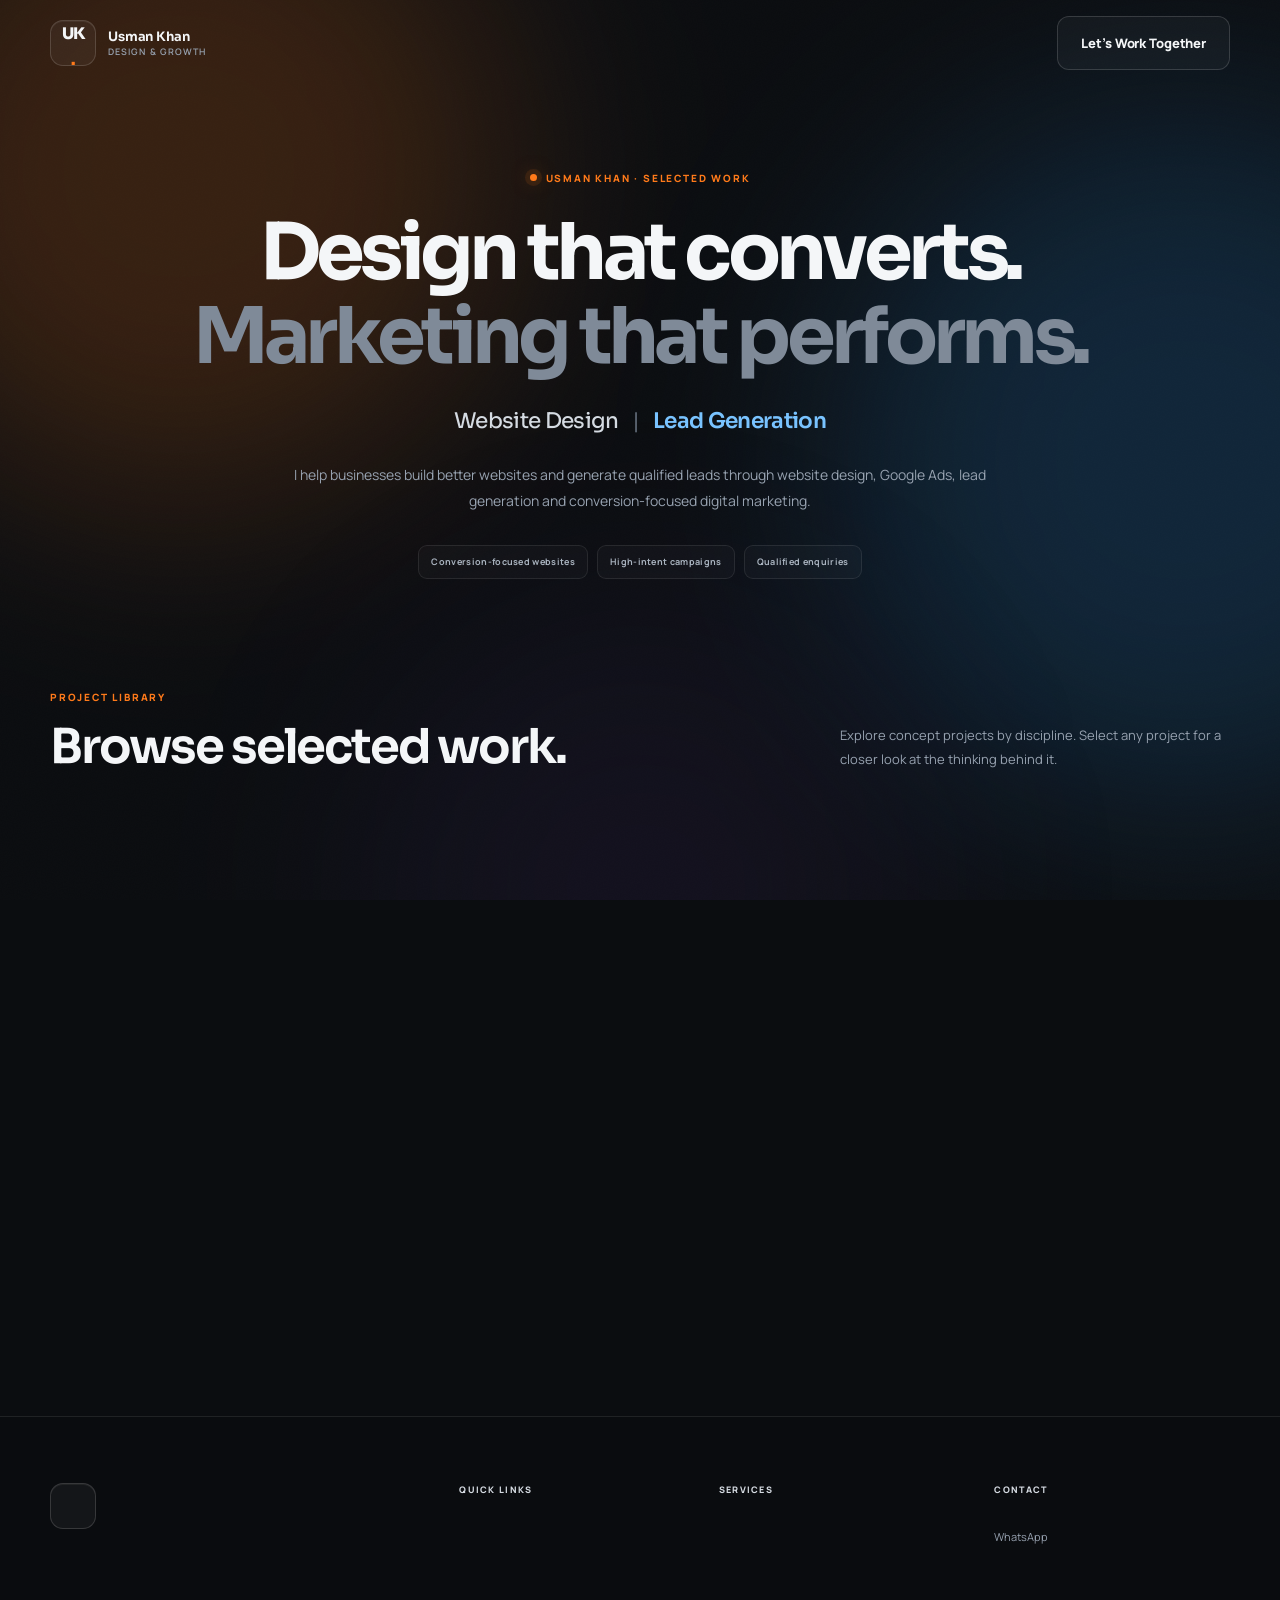
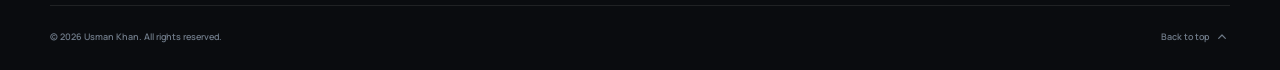
<file: portfolio.html>
<!doctype html>
<html lang="en" data-theme="charcoal-orange">
<head>
  <meta charset="utf-8">
  <meta name="viewport" content="width=device-width, initial-scale=1">
  <meta name="description" content="Explore Usman Khan’s portfolio of conversion-focused website design, landing pages, Google Ads, lead generation and digital marketing projects.">
  <meta name="theme-color" content="#111B26">
  <title>Portfolio — Usman Khan | Website Design &amp; Lead Generation</title>
  <link rel="icon" href="assets/images/favicon.svg">
  <link rel="preload" href="assets/fonts/Manrope-Variable.ttf" as="font" type="font/ttf" crossorigin>
  <link rel="preload" href="assets/fonts/Sora-Variable.ttf" as="font" type="font/ttf" crossorigin>
  <link rel="stylesheet" href="assets/css/style.css">
  <link rel="stylesheet" href="assets/css/portfolio.css">
  <script>document.documentElement.classList.add('js');</script>
  <link rel="stylesheet" href="assets/css/themes.css">
  <!-- SITE_CONTENT -->
</head>
<body class="portfolio-page">
  <a class="skip-link" href="#main-content">Skip to main content</a>

  <div class="ambient" aria-hidden="true">
    <span class="ambient-orb ambient-orb--orange"></span>
    <span class="ambient-orb ambient-orb--blue"></span>
    <span class="ambient-orb ambient-orb--violet"></span>
    <span class="ambient-noise"></span>
  </div>

  <header class="site-header" data-header>
    <div class="container header-inner">
      <a class="brand" href="index.html" aria-label="Usman Khan — back to home">
        <span class="brand-mark" aria-hidden="true">UK<span>.</span></span>
        <span class="brand-name">Usman Khan<small>Design &amp; Growth</small></span>
      </a>

      <button class="menu-toggle" type="button" aria-expanded="false" aria-controls="primary-navigation" aria-label="Open navigation" data-menu-toggle>
        <span></span><span></span><span></span>
      </button>

      <nav class="primary-nav" id="primary-navigation" aria-label="Primary navigation" data-nav></nav>
      <a class="button button--secondary header-cta" href="contact.html" data-default-cta>Let’s Work Together</a>
    </div>
  </header>

  <main id="main-content">
    <section class="portfolio-hero" id="portfolio-top" aria-labelledby="portfolio-title">
      <div class="container portfolio-hero-inner">
        <p class="eyebrow hero-eyebrow" data-hero style="--hero-order: 0">
          <span class="eyebrow-dot" aria-hidden="true"></span>
          Usman Khan · Selected Work
        </p>
        <h1 id="portfolio-title" data-hero style="--hero-order: 1">Design that converts.<br><span>Marketing that performs.</span></h1>
        <p class="portfolio-role" data-hero style="--hero-order: 2">Website Design <span aria-hidden="true">|</span> <strong>Lead Generation</strong></p>
        <p class="portfolio-hero-copy" data-hero style="--hero-order: 3">I help businesses build better websites and generate qualified leads through website design, Google Ads, lead generation and conversion-focused digital marketing.</p>
        <div class="portfolio-hero-tags" data-hero style="--hero-order: 4" aria-label="Portfolio disciplines">
          <span>Conversion-focused websites</span>
          <span>High-intent campaigns</span>
          <span>Qualified enquiries</span>
        </div>
      </div>
    </section>

    <section class="portfolio-browser" id="projects" aria-labelledby="projects-title">
      <div class="container">
        <div class="portfolio-section-heading reveal">
          <div>
            <p class="eyebrow">Project library</p>
            <h2 id="projects-title">Browse selected work.</h2>
          </div>
          <p>Explore concept projects by discipline. Select any project for a closer look at the thinking behind it.</p>
        </div>

        <div class="portfolio-toolbar reveal">
          <div class="filter-tabs" role="group" aria-label="Filter projects by category" data-filter-tabs>
            <!-- Portfolio filters are rendered from the CMS in assets/js/portfolio.js. -->
          </div>
          <p class="filter-status" data-filter-status role="status" aria-live="polite">Showing all projects</p>
        </div>

        <div class="portfolio-grid reveal" id="portfolio-grid" data-portfolio-grid data-reveal-group></div>
        <noscript><p class="noscript-note">Please enable JavaScript to browse and filter the project gallery.</p></noscript>
      </div>
    </section>

    <section class="section contact-section portfolio-contact" aria-labelledby="portfolio-contact-title">
      <div class="container">
        <div class="contact-card reveal">
          <div class="contact-orb" aria-hidden="true"></div>
          <div class="contact-content">
            <p class="eyebrow">Have a project in mind?</p>
            <h2 id="portfolio-contact-title">Let’s make your next click <span>count.</span></h2>
            <p>If you need a sharper website, a focused landing page or a better lead-generation system, let’s build something designed around real business enquiries.</p>
          </div>
          <a class="button button--primary button--large" href="contact.html">
            Start a Conversation
            <svg aria-hidden="true" viewBox="0 0 24 24" fill="none"><path d="M5 12h14m-5-5 5 5-5 5" stroke="currentColor" stroke-width="1.8" stroke-linecap="round" stroke-linejoin="round"/></svg>
          </a>
        </div>
      </div>
    </section>
  </main>

  <footer class="site-footer">
    <div class="container footer-main">
      <div class="footer-brand footer-column">
        <a class="brand" href="index.html" aria-label="Usman Khan — back to home">
          <span class="brand-mark" aria-hidden="true"></span>
          <span class="brand-name"><small></small></span>
        </a>
        <p data-footer-description></p>
        <div class="social-links footer-social-links" data-footer-social-links></div>
      </div>
      <div class="footer-column footer-links">
        <div class="footer-link-group">
          <h2 data-footer-quick-title>Quick Links</h2>
          <nav data-footer-quick-links aria-label="Footer quick links"></nav>
        </div>
        <div class="footer-link-group">
          <h2 data-footer-services-title>Services</h2>
          <nav data-footer-service-links aria-label="Footer services"></nav>
        </div>
      </div>
      <div class="footer-column footer-contact">
        <h2>Contact</h2>
        <div class="footer-contact-list">
          <a href="#" data-footer-email></a>
          <a href="#" data-footer-whatsapp>WhatsApp</a>
          <a href="#" data-footer-website></a>
        </div>
      </div>
    </div>
    <div class="container footer-bottom">
      <p>© <span data-year>2026</span> Usman Khan. All rights reserved.</p>
      <p data-footer-bottom></p>
      <a class="back-to-top" href="#portfolio-top">Back to top <svg aria-hidden="true" viewBox="0 0 24 24" fill="none"><path d="m7 14 5-5 5 5" stroke="currentColor" stroke-width="1.8" stroke-linecap="round" stroke-linejoin="round"/></svg></a>
    </div>
  </footer>

  <div class="project-lightbox" data-lightbox hidden>
    <div class="lightbox-backdrop" data-lightbox-close aria-hidden="true"></div>
    <div class="lightbox-dialog" role="dialog" aria-modal="true" aria-labelledby="lightbox-title" aria-describedby="lightbox-description" tabindex="-1" data-lightbox-dialog>
      <button class="lightbox-close" type="button" data-lightbox-close aria-label="Close project details">
        <svg aria-hidden="true" viewBox="0 0 24 24" fill="none"><path d="m6 6 12 12M18 6 6 18" stroke="currentColor" stroke-width="1.8" stroke-linecap="round"/></svg>
      </button>
      <div class="lightbox-media">
        <img src="assets/projects/nexa-properties.svg" width="1200" height="800" alt="" data-lightbox-image>
      </div>
      <div class="lightbox-content">
        <p class="lightbox-category" data-lightbox-category></p>
        <span class="lightbox-placeholder" data-lightbox-placeholder></span><a class="button button--secondary lightbox-project-link" data-lightbox-project-link hidden target="_blank" rel="noopener noreferrer"></a>
        <h2 id="lightbox-title" data-lightbox-title></h2>
        <p class="lightbox-type" data-lightbox-type></p>
        <p class="lightbox-description" id="lightbox-description" data-lightbox-description></p>
        <div class="lightbox-focus">
          <span>Primary focus</span>
          <strong data-lightbox-focus></strong>
        </div>
        <button class="button button--secondary" type="button" data-lightbox-close>
          Back to Projects
          <svg aria-hidden="true" viewBox="0 0 24 24" fill="none"><path d="M19 12H5m5 5-5-5 5-5" stroke="currentColor" stroke-width="1.8" stroke-linecap="round" stroke-linejoin="round"/></svg>
        </button>
      </div>
    </div>
  </div>

  <script src="assets/js/site.js" defer></script>
  <script src="assets/js/portfolio.js" defer></script>
  <script src="assets/js/main.js" defer></script>
</body>
</html>
</file>
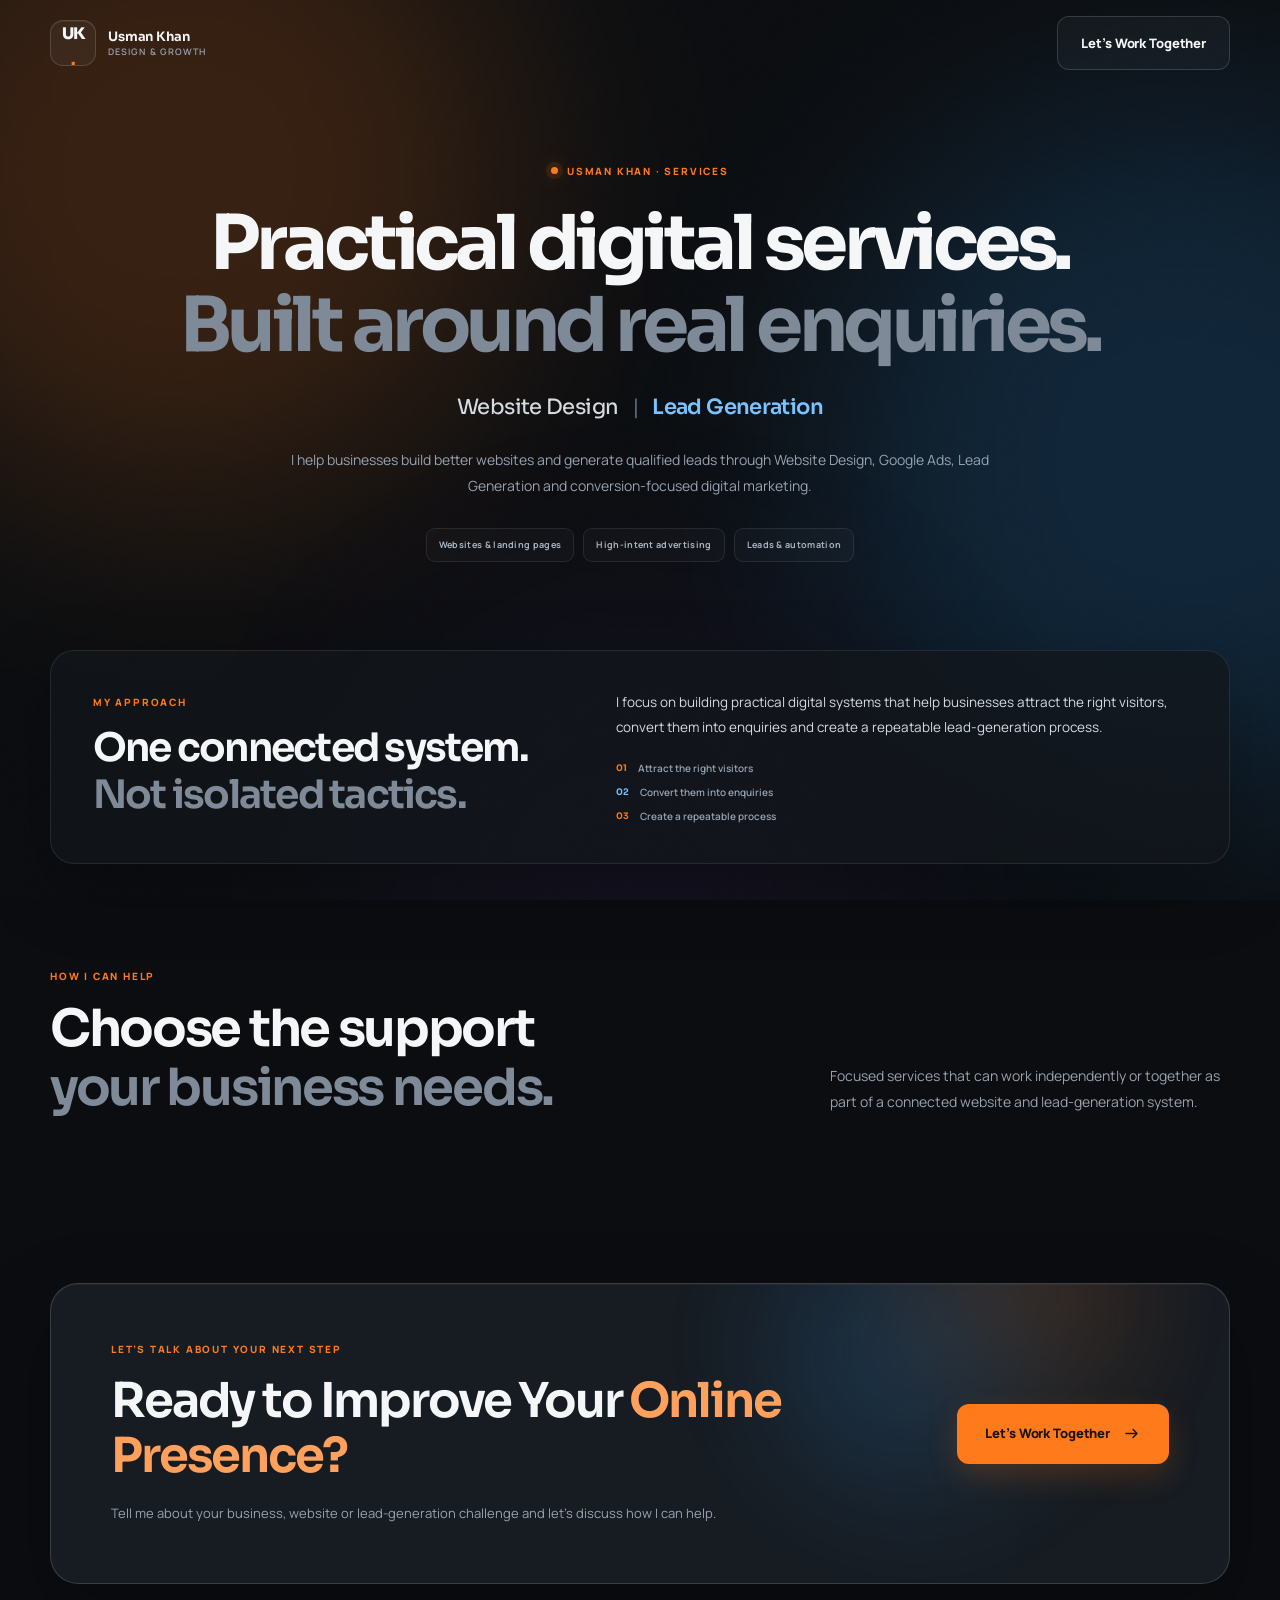
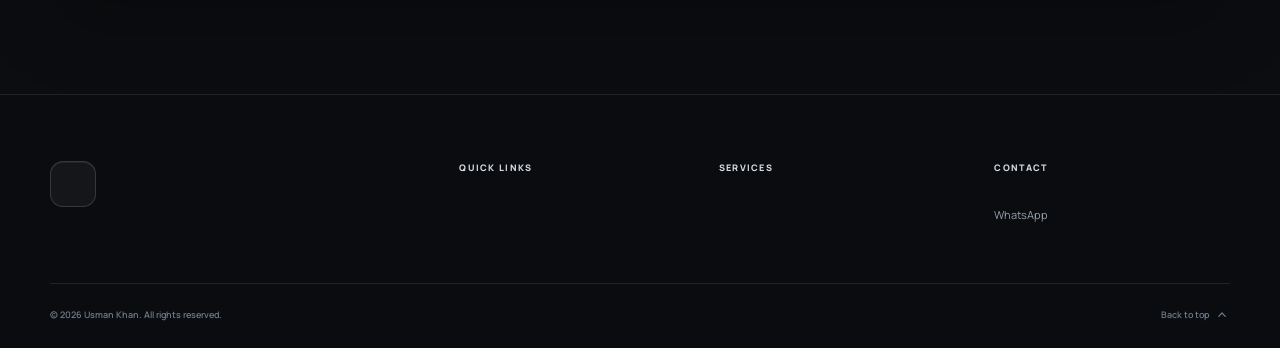
<file: services.html>
<!doctype html>
<html lang="en" data-theme="charcoal-orange">
<head>
  <meta charset="utf-8">
  <meta name="viewport" content="width=device-width, initial-scale=1">
  <meta name="description" content="Explore Usman Khan’s services in Website Design, Landing Pages, Google Ads, Lead Generation, Digital Marketing and AI &amp; Marketing Automation.">
  <meta name="theme-color" content="#111B26">
  <title>Services — Usman Khan | Website Design &amp; Lead Generation</title>
  <link rel="icon" href="assets/images/favicon.svg">
  <link rel="preload" href="assets/fonts/Manrope-Variable.ttf" as="font" type="font/ttf" crossorigin>
  <link rel="preload" href="assets/fonts/Sora-Variable.ttf" as="font" type="font/ttf" crossorigin>
  <link rel="stylesheet" href="assets/css/style.css">
  <link rel="stylesheet" href="assets/css/services.css">
  <script>document.documentElement.classList.add('js');</script>
  <link rel="stylesheet" href="assets/css/themes.css">
  <!-- SITE_CONTENT -->
</head>
<body class="services-page">
  <a class="skip-link" href="#main-content">Skip to main content</a>

  <div class="ambient" aria-hidden="true">
    <span class="ambient-orb ambient-orb--orange"></span>
    <span class="ambient-orb ambient-orb--blue"></span>
    <span class="ambient-orb ambient-orb--violet"></span>
    <span class="ambient-noise"></span>
  </div>

  <header class="site-header" data-header>
    <div class="container header-inner">
      <a class="brand" href="index.html" aria-label="Usman Khan — back to home">
        <span class="brand-mark" aria-hidden="true">UK<span>.</span></span>
        <span class="brand-name">Usman Khan<small>Design &amp; Growth</small></span>
      </a>

      <button class="menu-toggle" type="button" aria-expanded="false" aria-controls="primary-navigation" aria-label="Open navigation" data-menu-toggle>
        <span></span><span></span><span></span>
      </button>

      <nav class="primary-nav" id="primary-navigation" aria-label="Primary navigation" data-nav></nav>
      <a class="button button--secondary header-cta" href="contact.html" data-default-cta>Let’s Work Together</a>
    </div>
  </header>

  <main id="main-content">
    <section class="services-hero" id="services-top" aria-labelledby="services-page-title">
      <div class="container services-hero-inner">
        <p class="eyebrow hero-eyebrow" data-hero style="--hero-order: 0">
          <span class="eyebrow-dot" aria-hidden="true"></span>
          Usman Khan · Services
        </p>
        <h1 id="services-page-title" data-hero style="--hero-order: 1">Practical digital services.<br><span>Built around real enquiries.</span></h1>
        <p class="services-role" data-hero style="--hero-order: 2">Website Design <span aria-hidden="true">|</span> <strong>Lead Generation</strong></p>
        <p class="services-hero-copy" data-hero style="--hero-order: 3">I help businesses build better websites and generate qualified leads through Website Design, Google Ads, Lead Generation and conversion-focused digital marketing.</p>
        <div class="services-hero-tags" data-hero style="--hero-order: 4" aria-label="Service areas">
          <span>Websites &amp; landing pages</span>
          <span>High-intent advertising</span>
          <span>Leads &amp; automation</span>
        </div>
      </div>
    </section>

    <section class="approach-section" aria-labelledby="approach-title">
      <div class="container">
        <div class="service-approach reveal">
          <div class="approach-heading">
            <p class="eyebrow">My approach</p>
            <h2 id="approach-title">One connected system.<br><span>Not isolated tactics.</span></h2>
          </div>
          <div class="approach-copy">
            <p>I focus on building practical digital systems that help businesses attract the right visitors, convert them into enquiries and create a repeatable lead-generation process.</p>
            <div class="approach-steps" aria-label="Approach stages">
              <span><b>01</b> Attract the right visitors</span>
              <span><b>02</b> Convert them into enquiries</span>
              <span><b>03</b> Create a repeatable process</span>
            </div>
          </div>
        </div>
      </div>
    </section>

    <section class="services-catalog" id="service-details" aria-labelledby="catalog-title">
      <div class="container">
        <div class="section-heading reveal">
          <div>
            <p class="eyebrow">How I can help</p>
            <h2 id="catalog-title">Choose the support<br><span>your business needs.</span></h2>
          </div>
          <p class="section-intro">Focused services that can work independently or together as part of a connected website and lead-generation system.</p>
        </div>

        <div class="service-detail-grid reveal" data-reveal-group></div>
      </div>
    </section>

    <section class="section contact-section services-contact" id="services-contact" aria-labelledby="services-contact-title">
      <div class="container">
        <div class="contact-card reveal">
          <div class="contact-orb" aria-hidden="true"></div>
          <div class="contact-content">
            <p class="eyebrow">Let’s talk about your next step</p>
            <h2 id="services-contact-title">Ready to Improve Your <span>Online Presence?</span></h2>
            <p>Tell me about your business, website or lead-generation challenge and let’s discuss how I can help.</p>
          </div>
          <a class="button button--primary button--large" href="contact.html">
            Let’s Work Together
            <svg aria-hidden="true" viewBox="0 0 24 24" fill="none"><path d="M5 12h14m-5-5 5 5-5 5" stroke="currentColor" stroke-width="1.8" stroke-linecap="round" stroke-linejoin="round"/></svg>
          </a>
        </div>
      </div>
    </section>
  </main>

  <footer class="site-footer">
    <div class="container footer-main">
      <div class="footer-brand footer-column">
        <a class="brand" href="index.html" aria-label="Usman Khan — back to home">
          <span class="brand-mark" aria-hidden="true"></span>
          <span class="brand-name"><small></small></span>
        </a>
        <p data-footer-description></p>
        <div class="social-links footer-social-links" data-footer-social-links></div>
      </div>
      <div class="footer-column footer-links">
        <div class="footer-link-group">
          <h2 data-footer-quick-title>Quick Links</h2>
          <nav data-footer-quick-links aria-label="Footer quick links"></nav>
        </div>
        <div class="footer-link-group">
          <h2 data-footer-services-title>Services</h2>
          <nav data-footer-service-links aria-label="Footer services"></nav>
        </div>
      </div>
      <div class="footer-column footer-contact">
        <h2>Contact</h2>
        <div class="footer-contact-list">
          <a href="#" data-footer-email></a>
          <a href="#" data-footer-whatsapp>WhatsApp</a>
          <a href="#" data-footer-website></a>
        </div>
      </div>
    </div>
    <div class="container footer-bottom">
      <p>© <span data-year>2026</span> Usman Khan. All rights reserved.</p>
      <p data-footer-bottom></p>
      <a class="back-to-top" href="#services-top">Back to top <svg aria-hidden="true" viewBox="0 0 24 24" fill="none"><path d="m7 14 5-5 5 5" stroke="currentColor" stroke-width="1.8" stroke-linecap="round" stroke-linejoin="round"/></svg></a>
    </div>
  </footer>

  <script src="assets/js/site.js" defer></script>
  <script src="assets/js/services.js" defer></script>
  <script src="assets/js/main.js" defer></script>
</body>
</html>
</file>
<file: assets/css/style.css>
@font-face {
  font-family: "Manrope";
  src: url("../fonts/Manrope-Variable.ttf") format("truetype");
  font-style: normal;
  font-weight: 200 800;
  font-display: swap;
}

@font-face {
  font-family: "Sora";
  src: url("../fonts/Sora-Variable.ttf") format("truetype");
  font-style: normal;
  font-weight: 100 800;
  font-display: swap;
}

:root {
  color-scheme: dark;
  --bg: #0b0d10;
  --bg-deep: #080a0d;
  --surface: #12161b;
  --surface-raised: #171c22;
  --surface-glass: rgba(var(--surface-rgb), 0.76);
  --text: #f4f6f8;
  --text-soft: #d5dbe2;
  --muted: #97a2b0;
  --muted-dark: #6f7b89;
  --orange: #ff7a1a;
  --orange-light: #ffa15c;
  --blue: #2c9fff;
  --blue-light: #79c3ff;
  --border: rgba(255, 255, 255, 0.09);
  --border-strong: rgba(255, 255, 255, 0.15);
  --shadow: 0 24px 70px rgba(0, 0, 0, 0.28);
  --font-body: "Manrope", "Segoe UI", sans-serif;
  --font-display: "Sora", "Manrope", "Segoe UI", sans-serif;
  --container: 1180px;
  --ease: cubic-bezier(0.22, 1, 0.36, 1);
}

*,
*::before,
*::after {
  box-sizing: border-box;
}

html {
  scroll-behavior: smooth;
  scroll-padding-top: 100px;
  background: var(--bg);
}

body {
  margin: 0;
  min-width: 320px;
  overflow-x: hidden;
  background: transparent;
  color: var(--text);
  font-family: var(--font-body);
  font-size: 16px;
  line-height: 1.6;
  -webkit-font-smoothing: antialiased;
  text-rendering: optimizeLegibility;
}

body.menu-open {
  overflow: hidden;
}

::selection {
  background: rgba(var(--accent-rgb), 0.28);
  color: #fff;
}

img,
svg {
  display: block;
}

img {
  max-width: 100%;
}

a {
  color: inherit;
  text-decoration: none;
}

button,
a {
  -webkit-tap-highlight-color: transparent;
}

button {
  color: inherit;
  font: inherit;
}

button,
input,
textarea,
select {
  font-family: inherit;
}

h1,
h2,
h3,
p,
figure,
blockquote {
  margin: 0;
}

h1,
h2,
h3 {
  font-family: var(--font-display);
}

:focus-visible {
  outline: 2px solid var(--blue);
  outline-offset: 5px;
}

.skip-link {
  position: fixed;
  z-index: 1000;
  top: 12px;
  left: 12px;
  padding: 10px 16px;
  border-radius: 10px;
  background: var(--orange);
  color: #16100b;
  font-size: 13px;
  font-weight: 800;
  transform: translateY(-160%);
  transition: transform 0.2s ease;
}

.skip-link:focus {
  transform: translateY(0);
}

.container {
  width: min(var(--container), calc(100% - 48px));
  margin-inline: auto;
}

.ambient {
  position: fixed;
  z-index: 0;
  inset: 0;
  overflow: hidden;
  pointer-events: none;
}

.ambient-orb {
  position: absolute;
  border-radius: 50%;
  filter: blur(110px);
  will-change: transform, opacity;
}

.ambient-orb--orange {
  top: -18%;
  left: -12%;
  width: 52vw;
  height: 52vw;
  min-width: 520px;
  min-height: 520px;
  background: rgba(var(--accent-rgb), 0.18);
  animation: ambientDriftOne 20s ease-in-out infinite alternate;
}

.ambient-orb--blue {
  top: 12%;
  right: -20%;
  width: 55vw;
  height: 55vw;
  min-width: 560px;
  min-height: 560px;
  background: rgba(var(--secondary-rgb), 0.17);
  animation: ambientDriftTwo 24s ease-in-out infinite alternate;
}

.ambient-orb--violet {
  bottom: -30%;
  left: 28%;
  width: 44vw;
  height: 44vw;
  min-width: 460px;
  min-height: 460px;
  background: rgba(var(--tertiary-rgb), 0.08);
  animation: ambientDriftThree 28s ease-in-out infinite alternate;
}

.ambient-noise {
  position: absolute;
  inset: 0;
  opacity: 0.026;
  background-image: url("data:image/svg+xml,%3Csvg viewBox='0 0 180 180' xmlns='http://www.w3.org/2000/svg'%3E%3Cfilter id='n'%3E%3CfeTurbulence type='fractalNoise' baseFrequency='.82' numOctaves='3' stitchTiles='stitch'/%3E%3C/filter%3E%3Crect width='100%25' height='100%25' filter='url(%23n)' opacity='.75'/%3E%3C/svg%3E");
  background-size: 180px 180px;
  mix-blend-mode: soft-light;
}

main,
.site-footer {
  position: relative;
  z-index: 1;
}

@keyframes ambientDriftOne {
  0% { transform: translate3d(-3%, -2%, 0) scale(0.96); opacity: 0.72; }
  50% { opacity: 1; }
  100% { transform: translate3d(12%, 9%, 0) scale(1.08); opacity: 0.8; }
}

@keyframes ambientDriftTwo {
  0% { transform: translate3d(4%, -5%, 0) scale(1.02); opacity: 0.75; }
  50% { opacity: 0.95; }
  100% { transform: translate3d(-12%, 12%, 0) scale(0.92); opacity: 0.68; }
}

@keyframes ambientDriftThree {
  0% { transform: translate3d(-8%, 4%, 0) scale(0.95); opacity: 0.65; }
  100% { transform: translate3d(10%, -10%, 0) scale(1.1); opacity: 0.9; }
}

/* Header */
.site-header {
  position: fixed;
  z-index: 100;
  top: 0;
  right: 0;
  left: 0;
  border-bottom: 1px solid transparent;
  transition: background-color 0.35s ease, border-color 0.35s ease, box-shadow 0.35s ease;
}

.site-header.is-scrolled,
.site-header.is-menu-open {
  border-color: var(--border);
  background: rgba(var(--bg-rgb), 0.84);
  box-shadow: 0 12px 40px rgba(0, 0, 0, 0.15);
  -webkit-backdrop-filter: blur(18px);
  backdrop-filter: blur(18px);
}

.header-inner {
  position: relative;
  display: flex;
  align-items: center;
  justify-content: space-between;
  min-height: 86px;
}

.brand {
  display: inline-flex;
  align-items: center;
  gap: 12px;
  flex-shrink: 0;
}

.brand-mark {
  display: grid;
  width: 46px;
  height: 46px;
  place-items: center;
  border: 1px solid var(--border-strong);
  border-radius: 13px;
  background: rgba(255, 255, 255, 0.045);
  box-shadow: inset 0 1px 0 rgba(255, 255, 255, 0.06);
  font-family: var(--font-display);
  font-size: 16px;
  font-weight: 800;
  letter-spacing: -0.05em;
}

.brand-mark span {
  color: var(--orange);
}

.brand-name {
  display: flex;
  flex-direction: column;
  font-family: var(--font-display);
  font-size: 13px;
  font-weight: 650;
  line-height: 1.35;
  letter-spacing: -0.01em;
}

.brand-name small {
  color: var(--muted);
  font-family: var(--font-body);
  font-size: 9px;
  font-weight: 600;
  letter-spacing: 0.12em;
  text-transform: uppercase;
}

.primary-nav {
  display: flex;
  align-items: center;
  gap: 30px;
}

.nav-link {
  position: relative;
  padding: 10px 0 10px 11px;
  color: var(--muted);
  font-size: 12px;
  font-weight: 700;
  transition: color 0.25s ease;
}

.nav-link::before {
  position: absolute;
  top: 50%;
  left: 0;
  width: 4px;
  height: 4px;
  border-radius: 50%;
  background: var(--orange);
  content: "";
  opacity: 0;
  transform: translateY(-50%);
  transition: opacity 0.25s ease;
}

.nav-link:hover,
.nav-link.is-active {
  color: var(--text);
}

.nav-link.is-active::before {
  opacity: 1;
}

.menu-toggle {
  display: none;
  width: 44px;
  height: 44px;
  padding: 11px;
  border: 1px solid var(--border);
  border-radius: 12px;
  background: var(--surface);
  cursor: pointer;
}

.menu-toggle span {
  display: block;
  width: 100%;
  height: 1.5px;
  margin: 4px 0;
  border-radius: 3px;
  background: var(--text);
  transition: transform 0.3s var(--ease), opacity 0.2s ease;
}

.menu-toggle[aria-expanded="true"] span:nth-child(1) {
  transform: translateY(5.5px) rotate(45deg);
}

.menu-toggle[aria-expanded="true"] span:nth-child(2) {
  opacity: 0;
}

.menu-toggle[aria-expanded="true"] span:nth-child(3) {
  transform: translateY(-5.5px) rotate(-45deg);
}

/* Shared components */
.button {
  display: inline-flex;
  min-height: 54px;
  align-items: center;
  justify-content: center;
  gap: 12px;
  padding: 0 23px;
  border: 1px solid transparent;
  border-radius: 12px;
  font-size: 13px;
  font-weight: 800;
  line-height: 1;
  letter-spacing: -0.01em;
  transition: transform 0.3s var(--ease), background-color 0.3s ease, border-color 0.3s ease, box-shadow 0.3s ease, color 0.3s ease;
}

.button svg {
  width: 19px;
  height: 19px;
  transition: transform 0.3s var(--ease);
}

.button:hover {
  transform: translateY(-3px);
}

.button:hover svg {
  transform: translateX(3px);
}

.button--primary {
  background: var(--orange);
  box-shadow: 0 12px 30px rgba(var(--accent-rgb), 0.18);
  color: #19110a;
}

.button--primary:hover {
  background: var(--orange-light);
  box-shadow: 0 16px 36px rgba(var(--accent-rgb), 0.26);
}

.button--secondary {
  border-color: var(--border-strong);
  background: rgba(255, 255, 255, 0.035);
  color: var(--text);
}

.button--secondary:hover {
  border-color: rgba(var(--secondary-rgb), 0.5);
  background: rgba(var(--secondary-rgb), 0.08);
  box-shadow: 0 14px 34px rgba(0, 0, 0, 0.18);
}

.button--small {
  min-height: 42px;
  padding: 0 18px;
  border-radius: 10px;
  font-size: 11px;
}

.button--large {
  min-height: 60px;
  padding-inline: 27px;
}

.eyebrow {
  display: flex;
  align-items: center;
  gap: 9px;
  color: var(--orange);
  font-size: 10px;
  font-weight: 800;
  letter-spacing: 0.18em;
  line-height: 1.4;
  text-transform: uppercase;
}

.eyebrow-dot {
  width: 7px;
  height: 7px;
  border-radius: 50%;
  background: var(--orange);
  box-shadow: 0 0 0 5px rgba(var(--accent-rgb), 0.1), 0 0 18px rgba(var(--accent-rgb), 0.5);
  animation: softPulse 3s ease-in-out infinite;
}

@keyframes softPulse {
  0%, 100% { opacity: 0.75; transform: scale(0.92); }
  50% { opacity: 1; transform: scale(1.08); }
}

.section {
  padding: 124px 0;
}

.section-heading {
  display: flex;
  align-items: flex-end;
  justify-content: space-between;
  gap: 50px;
  margin-bottom: 50px;
}

.section-heading .eyebrow {
  margin-bottom: 17px;
}

.section-heading h2,
.contact-card h2 {
  color: var(--text);
  font-size: clamp(2.15rem, 4vw, 3.35rem);
  font-weight: 650;
  line-height: 1.15;
  letter-spacing: -0.045em;
}

.section-heading h2 span {
  color: #7f8a98;
}

.section-intro {
  max-width: 400px;
  padding-bottom: 4px;
  color: var(--muted);
  font-size: 14px;
  line-height: 1.8;
}

.section-heading--center {
  display: flex;
  max-width: 720px;
  align-items: center;
  flex-direction: column;
  gap: 0;
  margin-right: auto;
  margin-left: auto;
  text-align: center;
}

.section-heading--center .section-intro {
  margin-top: 18px;
  padding: 0;
}

/* Hero */
.hero {
  position: relative;
  display: flex;
  min-height: 100svh;
  align-items: center;
  padding: 148px 0 108px;
}

.hero-grid {
  display: grid;
  align-items: center;
  grid-template-columns: minmax(0, 1.12fr) minmax(350px, 0.88fr);
  gap: 72px;
}

.hero-content {
  max-width: 670px;
}

.hero-eyebrow {
  margin-bottom: 24px;
}

.hero h1 {
  font-size: clamp(3.5rem, 6.4vw, 5.55rem);
  font-weight: 750;
  line-height: 1;
  letter-spacing: -0.065em;
}

.accent-dot {
  color: var(--orange);
}

.hero-role {
  margin-top: 22px;
  color: var(--text-soft);
  font-family: var(--font-display);
  font-size: clamp(1.15rem, 2.1vw, 1.55rem);
  font-weight: 450;
  line-height: 1.4;
  letter-spacing: -0.035em;
}

.hero-role > span {
  margin: 0 8px;
  color: var(--muted-dark);
  font-weight: 300;
}

.hero-role strong {
  color: var(--blue-light);
  font-weight: 600;
}

.hero-tagline {
  max-width: 590px;
  margin-top: 27px;
  color: #e0e5ea;
  font-size: clamp(1.05rem, 1.7vw, 1.22rem);
  font-weight: 500;
  line-height: 1.55;
  letter-spacing: -0.02em;
}

.hero-description {
  max-width: 610px;
  margin-top: 14px;
  color: var(--muted);
  font-size: 14px;
  line-height: 1.85;
}

.hero-actions {
  display: flex;
  align-items: center;
  gap: 28px;
  margin-top: 34px;
}

.hero-experience {
  display: flex;
  align-items: center;
  gap: 11px;
}

.hero-experience strong {
  color: var(--text);
  font-family: var(--font-display);
  font-size: 30px;
  font-weight: 650;
  line-height: 1;
  letter-spacing: -0.06em;
}

.hero-experience span {
  color: var(--muted);
  font-size: 10px;
  font-weight: 650;
  line-height: 1.55;
  letter-spacing: 0.02em;
  text-transform: uppercase;
}

.hero-support {
  margin-top: 27px;
  color: var(--text-soft);
  font-size: 11px;
  font-weight: 650;
  letter-spacing: 0.02em;
}

.hero-support span {
  margin-right: 10px;
  color: var(--muted-dark);
  font-size: 9px;
  letter-spacing: 0.13em;
  text-transform: uppercase;
}

.hero-support b {
  margin: 0 7px;
  color: var(--orange);
}

.profile-visual {
  position: relative;
  width: min(100%, 450px);
  justify-self: end;
}

.profile-halo {
  position: absolute;
  z-index: -1;
  inset: 4% -12% -5%;
  border-radius: 40%;
  background: radial-gradient(circle at 25% 30%, rgba(var(--accent-rgb), 0.28), transparent 50%), radial-gradient(circle at 78% 65%, rgba(var(--secondary-rgb), 0.32), transparent 54%);
  filter: blur(38px);
  animation: haloPulse 7s ease-in-out infinite alternate;
}

@keyframes haloPulse {
  from { opacity: 0.65; transform: scale(0.96); }
  to { opacity: 1; transform: scale(1.04); }
}

.profile-frame {
  position: relative;
  overflow: hidden;
  aspect-ratio: 4 / 5;
  border: 1px solid rgba(255, 255, 255, 0.17);
  border-radius: 30px;
  background: #15181c;
  box-shadow: 0 32px 90px rgba(0, 0, 0, 0.44), 0 0 0 7px rgba(255, 255, 255, 0.018), 0 0 55px rgba(var(--secondary-rgb), 0.07);
}

.profile-frame > img {
  width: 100%;
  height: 100%;
  object-fit: cover;
  object-position: center 28%;
}

.profile-shade {
  position: absolute;
  inset: 0;
  background: linear-gradient(to top, rgba(7, 9, 12, 0.72), transparent 38%);
  pointer-events: none;
}

.profile-caption {
  position: absolute;
  right: 18px;
  bottom: 18px;
  left: 18px;
  display: flex;
  align-items: center;
  gap: 12px;
  padding: 13px 15px;
  border: 1px solid rgba(255, 255, 255, 0.12);
  border-radius: 16px;
  background: rgba(13, 16, 20, 0.72);
  -webkit-backdrop-filter: blur(14px);
  backdrop-filter: blur(14px);
  color: var(--text-soft);
  font-size: 11px;
  font-weight: 650;
  line-height: 1.4;
}

.profile-caption small {
  display: block;
  margin-bottom: 2px;
  color: var(--muted);
  font-size: 9px;
  font-weight: 700;
  letter-spacing: 0.13em;
  text-transform: uppercase;
}

.caption-icon {
  display: grid;
  width: 37px;
  height: 37px;
  flex: 0 0 37px;
  place-items: center;
  border-radius: 11px;
  background: rgba(var(--secondary-rgb), 0.13);
  color: var(--blue-light);
}

.caption-icon svg {
  width: 20px;
  height: 20px;
}

.profile-chip {
  position: absolute;
  z-index: 3;
  display: flex;
  align-items: center;
  gap: 8px;
  padding: 11px 14px;
  border: 1px solid var(--border-strong);
  border-radius: 12px;
  background: rgba(var(--surface-rgb), 0.84);
  box-shadow: 0 14px 32px rgba(0, 0, 0, 0.24);
  -webkit-backdrop-filter: blur(14px);
  backdrop-filter: blur(14px);
  color: var(--text-soft);
  font-size: 9px;
  font-weight: 750;
  letter-spacing: 0.04em;
  text-transform: uppercase;
  animation: chipFloat 6s ease-in-out infinite alternate;
}

.profile-chip--top {
  top: 72px;
  right: -38px;
}

.profile-chip--top span {
  width: 6px;
  height: 6px;
  border-radius: 50%;
  background: var(--blue);
  box-shadow: 0 0 12px rgba(var(--secondary-rgb), 0.65);
}

.profile-chip--bottom {
  bottom: 105px;
  left: -46px;
  animation-delay: -2.5s;
}

.profile-chip b {
  color: var(--orange);
  font-size: 13px;
  font-weight: 500;
}

@keyframes chipFloat {
  from { transform: translateY(-4px); }
  to { transform: translateY(5px); }
}

.scroll-cue {
  position: absolute;
  bottom: 24px;
  left: 50%;
  display: flex;
  align-items: center;
  flex-direction: column;
  gap: 2px;
  color: var(--muted-dark);
  font-size: 9px;
  font-weight: 750;
  letter-spacing: 0.18em;
  text-transform: uppercase;
  transform: translateX(-50%);
  transition: color 0.25s ease;
}

.scroll-cue svg {
  width: 20px;
  height: 20px;
  animation: cueBounce 2.2s ease-in-out infinite;
}

.scroll-cue:hover {
  color: var(--text-soft);
}

@keyframes cueBounce {
  0%, 100% { transform: translateY(0); }
  50% { transform: translateY(4px); }
}

.js [data-hero] {
  animation: heroEnter 0.9s var(--ease) both;
  animation-delay: calc(0.1s + var(--hero-order) * 0.09s);
}

.js [data-hero-photo] .profile-frame {
  animation: photoReveal 1.35s var(--ease) 0.28s both;
}

.js [data-hero-photo] .profile-chip {
  animation: chipAppear 0.8s var(--ease) 1.05s both, chipFloat 6s ease-in-out 1.9s infinite alternate;
}

@keyframes heroEnter {
  from { opacity: 0; transform: translateY(24px); }
  to { opacity: 1; transform: translateY(0); }
}

@keyframes photoReveal {
  from { opacity: 0; clip-path: inset(0 0 100% 0 round 30px); transform: translateY(22px); }
  to { opacity: 1; clip-path: inset(0 0 0 0 round 30px); transform: translateY(0); }
}

@keyframes chipAppear {
  from { opacity: 0; }
  to { opacity: 1; }
}

/* Scroll reveals */
.js .reveal {
  opacity: 0;
  transform: translateY(34px);
  transition: opacity 0.9s var(--ease), transform 0.9s var(--ease);
}

.js .reveal.is-visible {
  opacity: 1;
  transform: translateY(0);
}

.js [data-reveal-group] .reveal-child {
  opacity: 0;
  transform: translateY(22px);
  transition: opacity 0.75s var(--ease), transform 0.75s var(--ease);
  transition-delay: calc(var(--reveal-index, 0) * 90ms + 120ms);
}

.js [data-reveal-group].is-visible .reveal-child {
  opacity: 1;
  transform: translateY(0);
}

/* Stats */
.stats-section {
  padding: 8px 0 0;
}

.stats-panel {
  display: grid;
  overflow: hidden;
  border: 1px solid var(--border);
  border-radius: 24px;
  background: rgba(var(--surface-rgb), 0.78);
  box-shadow: var(--shadow), inset 0 1px 0 rgba(255, 255, 255, 0.025);
  -webkit-backdrop-filter: blur(14px);
  backdrop-filter: blur(14px);
  grid-template-columns: repeat(3, 1fr);
}

.stat {
  position: relative;
  display: flex;
  min-height: 168px;
  align-items: flex-start;
  justify-content: center;
  flex-direction: column;
  padding: 34px 44px;
}

.stat + .stat::before {
  position: absolute;
  top: 34px;
  bottom: 34px;
  left: 0;
  width: 1px;
  background: var(--border);
  content: "";
}

.stat-number {
  display: flex;
  align-items: flex-start;
  color: var(--text);
  font-family: var(--font-display);
  font-size: clamp(2.7rem, 5vw, 3.75rem);
  font-weight: 650;
  line-height: 1;
  letter-spacing: -0.065em;
}

.stat-number sup {
  margin: 4px 0 0 4px;
  color: var(--orange);
  font-family: var(--font-body);
  font-size: 24px;
  font-weight: 500;
  line-height: 1;
}

.stat:nth-child(2) .stat-number sup {
  color: var(--blue);
}

.stat p {
  margin-top: 13px;
  color: var(--muted);
  font-size: 12px;
  font-weight: 600;
  line-height: 1.5;
}

/* Services */
.services-section {
  padding-bottom: 112px;
}

.services-grid {
  display: grid;
  grid-template-columns: repeat(4, minmax(0, 1fr));
  gap: 16px;
}

.service-card {
  position: relative;
  display: flex;
  overflow: hidden;
  min-height: 308px;
  flex-direction: column;
  padding: 25px;
  border: 1px solid var(--border);
  border-radius: 20px;
  background: rgba(var(--surface-rgb), 0.72);
  transition: transform 0.4s var(--ease), border-color 0.4s ease, background-color 0.4s ease, box-shadow 0.4s ease;
}

.service-card::after {
  position: absolute;
  right: -55px;
  bottom: -65px;
  width: 150px;
  height: 150px;
  border-radius: 50%;
  background: rgba(var(--accent-rgb), 0.1);
  content: "";
  filter: blur(42px);
  opacity: 0;
  pointer-events: none;
  transition: opacity 0.4s ease;
}

.service-card:nth-child(even)::after {
  background: rgba(var(--secondary-rgb), 0.12);
}

.service-card:hover {
  border-color: var(--border-strong);
  background: rgba(var(--surface-raised-rgb), 0.92);
  box-shadow: 0 22px 50px rgba(0, 0, 0, 0.2);
  transform: translateY(-7px);
}

.service-card:hover::after {
  opacity: 1;
}

.service-top {
  display: flex;
  align-items: flex-start;
  justify-content: space-between;
}

.service-icon {
  display: grid;
  width: 50px;
  height: 50px;
  place-items: center;
  border: 1px solid transparent;
  border-radius: 14px;
}

.service-icon svg {
  width: 25px;
  height: 25px;
}

.service-icon--orange {
  border-color: rgba(var(--accent-rgb), 0.14);
  background: rgba(var(--accent-rgb), 0.09);
  color: var(--orange-light);
}

.service-icon--blue {
  border-color: rgba(var(--secondary-rgb), 0.15);
  background: rgba(var(--secondary-rgb), 0.09);
  color: var(--blue-light);
}

.card-index {
  color: #53606e;
  font-family: var(--font-display);
  font-size: 10px;
  font-weight: 600;
  letter-spacing: 0.08em;
}

.service-card h3 {
  margin-top: 36px;
  font-size: 17px;
  font-weight: 600;
  letter-spacing: -0.035em;
}

.service-card p {
  margin-top: 12px;
  color: var(--muted);
  font-size: 12.5px;
  line-height: 1.75;
}

.service-card-link {
  display: flex;
  align-items: center;
  gap: 7px;
  margin-top: auto;
  padding-top: 18px;
  color: var(--text-soft);
  font-size: 9px;
  font-weight: 750;
  transition: color 0.25s ease;
}

.service-card-link > span {
  color: var(--orange);
  font-size: 14px;
  transition: transform 0.3s var(--ease);
}

.service-card:hover .service-card-link {
  color: var(--orange-light);
}

.service-card:hover .service-card-link > span {
  transform: translateX(3px);
}

.services-action {
  display: flex;
  justify-content: center;
  margin-top: 36px;
}

/* Featured work */
.work-section {
  background: rgba(7, 9, 12, 0.28);
}

.project-grid {
  display: grid;
  grid-template-columns: repeat(2, minmax(0, 1fr));
  gap: 24px;
}

.project-card {
  overflow: hidden;
  border: 1px solid var(--border);
  border-radius: 22px;
  background: var(--surface);
  box-shadow: 0 12px 34px rgba(0, 0, 0, 0.12);
  transition: transform 0.45s var(--ease), border-color 0.45s ease, box-shadow 0.45s ease;
}

.project-card:hover {
  border-color: rgba(255, 255, 255, 0.17);
  box-shadow: 0 26px 58px rgba(0, 0, 0, 0.28);
  transform: translateY(-7px);
}

.project-media {
  position: relative;
  overflow: hidden;
  aspect-ratio: 3 / 2;
  background: #171b21;
}

.project-media img {
  width: 100%;
  height: 100%;
  object-fit: cover;
  transition: transform 0.8s var(--ease), filter 0.5s ease;
}

.project-card:hover .project-media img {
  transform: scale(1.055);
}

.project-badge {
  position: absolute;
  top: 15px;
  left: 15px;
  padding: 7px 10px;
  border: 1px solid rgba(255, 255, 255, 0.13);
  border-radius: 8px;
  background: rgba(10, 12, 15, 0.7);
  -webkit-backdrop-filter: blur(10px);
  backdrop-filter: blur(10px);
  color: rgba(255, 255, 255, 0.75);
  font-size: 9px;
  font-weight: 750;
  letter-spacing: 0.1em;
  text-transform: uppercase;
}

.project-info {
  display: flex;
  align-items: center;
  justify-content: space-between;
  gap: 20px;
  padding: 21px 22px 22px;
}

.project-info p {
  margin-bottom: 5px;
  color: var(--muted);
  font-size: 9.5px;
  font-weight: 700;
  letter-spacing: 0.1em;
  text-transform: uppercase;
}

.project-info h3 {
  font-size: 19px;
  font-weight: 600;
  letter-spacing: -0.035em;
}

.project-arrow {
  display: grid;
  width: 42px;
  height: 42px;
  flex: 0 0 42px;
  place-items: center;
  border: 1px solid var(--border);
  border-radius: 50%;
  color: var(--muted);
  transition: color 0.3s ease, background-color 0.3s ease, border-color 0.3s ease, transform 0.3s var(--ease);
}

.project-arrow svg {
  width: 19px;
  height: 19px;
}

.project-card:hover .project-arrow {
  border-color: var(--orange);
  background: var(--orange);
  color: #18110b;
  transform: translateY(-2px);
}

.work-action {
  display: flex;
  justify-content: center;
  margin-top: 42px;
}

/* Testimonials */
.testimonials-section {
  overflow: hidden;
}

.testimonial-slider {
  max-width: 960px;
  margin: 0 auto;
}

.slider-viewport {
  overflow: hidden;
  border-radius: 26px;
  touch-action: pan-y;
}

.slider-track {
  display: flex;
  transition: transform 0.7s var(--ease);
  will-change: transform;
}

.testimonial-slide {
  min-width: 100%;
  padding: 1px;
}

.testimonial-card {
  position: relative;
  min-height: 360px;
  padding: 48px 56px 40px;
  border: 1px solid var(--border);
  border-radius: 26px;
  background: rgba(var(--surface-rgb), 0.86);
  box-shadow: var(--shadow);
}

.quote-mark {
  position: absolute;
  top: 8px;
  right: 40px;
  color: rgba(255, 255, 255, 0.055);
  font-family: Georgia, serif;
  font-size: 132px;
  line-height: 1;
  pointer-events: none;
}

.placeholder-label {
  display: inline-flex;
  padding: 7px 10px;
  border: 1px solid rgba(var(--secondary-rgb), 0.18);
  border-radius: 7px;
  background: rgba(var(--secondary-rgb), 0.07);
  color: var(--blue-light);
  font-size: 9px;
  font-weight: 800;
  letter-spacing: 0.12em;
  text-transform: uppercase;
}

.testimonial-card blockquote {
  position: relative;
  max-width: 780px;
  margin-top: 26px;
  color: #e1e6ec;
  font-family: var(--font-display);
  font-size: clamp(1.08rem, 2vw, 1.32rem);
  font-weight: 350;
  line-height: 1.65;
  letter-spacing: -0.025em;
}

.client-row {
  display: flex;
  align-items: center;
  gap: 13px;
  margin-top: 32px;
}

.client-avatar {
  display: grid;
  width: 44px;
  height: 44px;
  flex: 0 0 44px;
  place-items: center;
  border: 1px solid rgba(var(--accent-rgb), 0.2);
  border-radius: 50%;
  background: rgba(var(--accent-rgb), 0.1);
  color: var(--orange-light);
  font-family: var(--font-display);
  font-size: 11px;
  font-weight: 650;
}

.client-avatar--blue {
  border-color: rgba(var(--secondary-rgb), 0.22);
  background: rgba(var(--secondary-rgb), 0.1);
  color: var(--blue-light);
}

.client-row > div {
  display: flex;
  flex-direction: column;
}

.client-row strong {
  color: var(--text-soft);
  font-size: 11px;
  font-weight: 750;
}

.client-row > div span {
  margin-top: 2px;
  color: var(--muted);
  font-size: 9px;
}

.client-stars {
  margin-left: auto;
  color: var(--orange);
  font-size: 11px;
  letter-spacing: 0.16em;
}

.slider-controls {
  display: flex;
  align-items: center;
  justify-content: center;
  gap: 24px;
  margin-top: 26px;
}

.slider-arrow {
  display: grid;
  width: 44px;
  height: 44px;
  padding: 0;
  place-items: center;
  border: 1px solid var(--border);
  border-radius: 50%;
  background: rgba(255, 255, 255, 0.025);
  color: var(--muted);
  cursor: pointer;
  transition: background-color 0.25s ease, border-color 0.25s ease, color 0.25s ease, transform 0.25s var(--ease);
}

.slider-arrow:hover {
  border-color: rgba(var(--accent-rgb), 0.45);
  background: rgba(var(--accent-rgb), 0.08);
  color: var(--orange-light);
  transform: translateY(-2px);
}

.slider-arrow svg {
  width: 18px;
  height: 18px;
}

.slider-dots {
  display: flex;
  align-items: center;
  gap: 10px;
}

.slider-dot {
  position: relative;
  width: 24px;
  height: 24px;
  padding: 0;
  border: 0;
  border-radius: 50%;
  background: transparent;
  cursor: pointer;
  transition: transform 0.25s ease;
}

.slider-dot::before {
  position: absolute;
  top: 8px;
  left: 8px;
  width: 8px;
  height: 8px;
  border-radius: 50%;
  background: #3b4550;
  content: "";
  transition: background-color 0.25s ease, box-shadow 0.25s ease;
}

.slider-dot:hover::before {
  background: #687686;
}

.slider-dot.is-active {
  transform: scale(1.05);
}

.slider-dot.is-active::before {
  background: var(--orange);
  box-shadow: 0 0 0 4px rgba(var(--accent-rgb), 0.1);
}

/* Brands */
.brands-section {
  padding: 8px 0 108px;
}

.brands-heading {
  display: flex;
  align-items: center;
  justify-content: space-between;
  gap: 20px;
}

.brands-heading > span {
  color: var(--muted-dark);
  font-size: 9px;
  font-weight: 650;
  letter-spacing: 0.05em;
}

.brand-marquee {
  overflow: hidden;
  margin-top: 26px;
  -webkit-mask-image: linear-gradient(to right, transparent, #000 7%, #000 93%, transparent);
  mask-image: linear-gradient(to right, transparent, #000 7%, #000 93%, transparent);
}

.brand-track {
  display: flex;
  width: max-content;
  animation: brandScroll 32s linear infinite;
  will-change: transform;
}

.brand-marquee:hover .brand-track,
.brand-marquee:focus-within .brand-track {
  animation-play-state: paused;
}

.brand-group {
  display: flex;
  gap: 18px;
  padding-right: 18px;
}

.brand-logo {
  display: flex;
  width: 196px;
  height: 86px;
  flex: 0 0 196px;
  align-items: center;
  justify-content: center;
  gap: 12px;
  border: 1px solid var(--border);
  border-radius: 17px;
  background: rgba(var(--surface-rgb), 0.64);
  color: #aab3be;
  font-family: var(--font-display);
  font-size: 12px;
  font-weight: 600;
  letter-spacing: 0.11em;
}

.logo-symbol {
  position: relative;
  display: inline-grid;
  width: 26px;
  height: 26px;
  place-items: center;
  color: var(--orange);
  font-style: normal;
}

.logo-symbol--northstar {
  color: var(--orange);
  font-size: 30px;
  line-height: 1;
}

.logo-symbol--vertex {
  width: 19px;
  height: 19px;
  margin: 0 4px;
  border: 2px solid var(--blue);
  transform: rotate(45deg);
}

.logo-symbol--apex {
  width: 24px;
  height: 22px;
  background: var(--orange);
  clip-path: polygon(50% 0, 100% 100%, 68% 100%, 50% 56%, 32% 100%, 0 100%);
}

.logo-symbol--nova {
  width: 23px;
  height: 23px;
  border: 2px solid var(--blue);
  border-radius: 50%;
  box-shadow: inset 0 0 0 5px var(--surface), inset 0 0 0 7px rgba(var(--secondary-rgb), 0.55);
}

.logo-symbol--kinetic {
  border: 1px solid rgba(var(--accent-rgb), 0.4);
  border-radius: 7px;
  background: rgba(var(--accent-rgb), 0.08);
  font-size: 12px;
  font-weight: 800;
}

.logo-symbol--orbit {
  width: 25px;
  height: 25px;
  border: 1.5px solid var(--blue);
  border-radius: 50%;
}

.logo-symbol--orbit::after {
  position: absolute;
  top: 1px;
  right: 0;
  width: 6px;
  height: 6px;
  border-radius: 50%;
  background: var(--orange);
  content: "";
}

@keyframes brandScroll {
  to { transform: translateX(-50%); }
}

/* Contact */
.contact-section {
  padding-top: 20px;
  padding-bottom: 110px;
}

.contact-card {
  position: relative;
  display: flex;
  overflow: hidden;
  align-items: center;
  justify-content: space-between;
  gap: 44px;
  padding: 58px 60px;
  border: 1px solid var(--border-strong);
  border-radius: 28px;
  background: #14191f;
  box-shadow: 0 30px 80px rgba(0, 0, 0, 0.28), inset 0 1px 0 rgba(255, 255, 255, 0.04);
}

.contact-orb {
  position: absolute;
  top: -170px;
  right: 6%;
  width: 420px;
  height: 420px;
  border-radius: 50%;
  background: radial-gradient(circle at 35% 60%, rgba(var(--secondary-rgb), 0.22), transparent 57%), radial-gradient(circle at 70% 40%, rgba(var(--accent-rgb), 0.2), transparent 50%);
  filter: blur(50px);
  opacity: 0.85;
  pointer-events: none;
  animation: contactGlow 8s ease-in-out infinite alternate;
}

@keyframes contactGlow {
  from { opacity: 0.55; transform: translateY(-5px) scale(0.96); }
  to { opacity: 0.95; transform: translateY(12px) scale(1.04); }
}

.contact-content {
  position: relative;
  max-width: 720px;
}

.contact-card .eyebrow {
  margin-bottom: 17px;
}

.contact-card h2 {
  font-size: clamp(2rem, 3.8vw, 3rem);
}

.contact-card h2 span {
  color: var(--orange-light);
}

.contact-card p:not(.eyebrow) {
  max-width: 650px;
  margin-top: 19px;
  color: var(--muted);
  font-size: 13px;
  line-height: 1.8;
}

.contact-card .button {
  position: relative;
  flex-shrink: 0;
}

/* Footer */
.site-footer {
  border-top: 1px solid var(--border);
  background: rgba(var(--bg-rgb), 0.74);
  padding: 66px 0 25px;
}

.footer-main {
  display: grid;
  grid-template-columns: 1fr 1.25fr 0.8fr;
  gap: 70px;
}

.footer-brand > p {
  margin-top: 20px;
  color: var(--muted);
  font-size: 12px;
  line-height: 1.8;
}

.footer-links {
  display: grid;
  grid-template-columns: repeat(2, 1fr);
  gap: 35px;
}

.footer-main h2 {
  margin-bottom: 19px;
  color: var(--text-soft);
  font-family: var(--font-body);
  font-size: 9px;
  font-weight: 800;
  letter-spacing: 0.14em;
  text-transform: uppercase;
}

.footer-links > div {
  display: flex;
  align-items: flex-start;
  flex-direction: column;
}

.footer-links a {
  margin: 5px 0;
  color: var(--muted);
  font-size: 11px;
  font-weight: 550;
  transition: color 0.25s ease;
}

.footer-links a:hover {
  color: var(--orange-light);
}

.footer-social > p {
  color: var(--muted);
  font-size: 11px;
}

.social-links {
  display: flex;
  gap: 9px;
  margin-top: 20px;
}

.social-links a {
  display: grid;
  width: 40px;
  height: 40px;
  place-items: center;
  border: 1px solid var(--border);
  border-radius: 11px;
  background: rgba(255, 255, 255, 0.025);
  color: var(--muted);
  transition: color 0.25s ease, background-color 0.25s ease, border-color 0.25s ease, transform 0.25s var(--ease);
}

.social-links a:hover {
  border-color: rgba(var(--secondary-rgb), 0.35);
  background: rgba(var(--secondary-rgb), 0.08);
  color: var(--blue-light);
  transform: translateY(-3px);
}

.social-links svg {
  width: 17px;
  height: 17px;
}

.footer-bottom {
  display: flex;
  align-items: center;
  justify-content: space-between;
  gap: 24px;
  margin-top: 48px;
  padding-top: 23px;
  border-top: 1px solid var(--border);
  color: var(--muted-dark);
  font-size: 9px;
  font-weight: 600;
}

.footer-bottom > p:nth-child(2) span {
  margin: 0 7px;
  color: var(--orange);
}

.back-to-top {
  display: inline-flex;
  align-items: center;
  gap: 5px;
  transition: color 0.25s ease;
}

.back-to-top:hover {
  color: var(--text-soft);
}

.back-to-top svg {
  width: 16px;
  height: 16px;
}

/* Responsive */
@media (max-width: 1120px) {
  .hero-grid {
    gap: 45px;
    grid-template-columns: minmax(0, 1.12fr) minmax(330px, 0.88fr);
  }

  .profile-chip--top { right: -16px; }
  .profile-chip--bottom { left: -20px; }
  .profile-halo { inset: 4% 0 -5% -6%; }
  .primary-nav { gap: 22px; }
  .service-card { padding: 22px; }
  .contact-card { padding: 50px 46px; gap: 30px; }
}

@media (max-width: 960px) {
  .menu-toggle { display: block; }

  .primary-nav {
    position: absolute;
    top: calc(100% + 7px);
    right: 0;
    left: 0;
    display: flex;
    visibility: hidden;
    align-items: stretch;
    flex-direction: column;
    gap: 3px;
    padding: 14px;
    border: 1px solid var(--border);
    border-radius: 18px;
    background: rgba(var(--surface-raised-rgb), 0.97);
    box-shadow: 0 24px 60px rgba(0, 0, 0, 0.36);
    -webkit-backdrop-filter: blur(20px);
    backdrop-filter: blur(20px);
    opacity: 0;
    pointer-events: none;
    transform: translateY(-10px);
    transition: opacity 0.25s ease, transform 0.3s var(--ease), visibility 0s linear 0.3s;
  }

  .primary-nav.is-open {
    visibility: visible;
    opacity: 1;
    pointer-events: auto;
    transform: translateY(0);
    transition-delay: 0s;
  }

  .nav-link {
    padding: 12px 13px;
    border-radius: 9px;
    font-size: 13px;
  }

  .nav-link::before {
    top: 50%;
    left: 2px;
  }

  .nav-link:hover,
  .nav-link.is-active {
    background: rgba(255, 255, 255, 0.035);
  }

  .nav-cta { margin-top: 7px; }

  .hero {
    min-height: auto;
    padding: 150px 0 100px;
  }

  .hero-grid {
    grid-template-columns: 1fr;
    gap: 70px;
  }

  .hero-content { max-width: 740px; }
  .hero h1 { font-size: clamp(3.7rem, 10vw, 5.4rem); }
  .hero-role { font-size: clamp(1.2rem, 3.3vw, 1.6rem); }
  .profile-visual { width: min(78vw, 440px); justify-self: center; }
  .scroll-cue { display: none; }

  .services-grid { grid-template-columns: repeat(2, minmax(0, 1fr)); }
  .service-card { min-height: 250px; padding: 26px; }
  .service-card h3 { margin-top: 30px; }

  .contact-card {
    align-items: flex-start;
    flex-direction: column;
  }

  .footer-main {
    grid-template-columns: 1fr 1.35fr;
    gap: 55px;
  }

  .footer-social {
    grid-column: 1 / -1;
  }

  .footer-bottom > p:nth-child(2) { display: none; }
}

@media (max-width: 760px) {
  .section { padding: 94px 0; }

  .section-heading {
    align-items: flex-start;
    flex-direction: column;
    gap: 22px;
    margin-bottom: 38px;
  }

  .section-heading--center { align-items: center; }
  .section-intro { max-width: 540px; }
  .section-heading h2 { font-size: clamp(2rem, 7vw, 2.85rem); }

  .stats-panel { grid-template-columns: 1fr; }

  .stat {
    min-height: 0;
    align-items: center;
    padding: 30px 24px;
    text-align: center;
  }

  .stat + .stat::before {
    top: 0;
    right: 30px;
    bottom: auto;
    left: 30px;
    width: auto;
    height: 1px;
  }

  .stat p { margin-top: 9px; }
  .stat-number { font-size: 3.15rem; }

  .project-grid { grid-template-columns: 1fr; }
  .project-media { aspect-ratio: 16 / 10; }

  .testimonial-card { padding: 40px 34px 34px; }
  .brands-section { padding-bottom: 88px; }
  .contact-section { padding-top: 8px; padding-bottom: 90px; }
  .contact-card { padding: 42px 34px; }
}

@media (max-width: 580px) {
  .container { width: min(var(--container), calc(100% - 34px)); }
  .header-inner { min-height: 76px; }
  .brand-mark { width: 42px; height: 42px; border-radius: 12px; }
  .brand-name { font-size: 12px; }
  .brand-name small { font-size: 9px; }

  .hero { padding: 126px 0 80px; }
  .hero-grid { gap: 56px; }
  .hero-eyebrow { margin-bottom: 20px; }
  .hero h1 { font-size: clamp(3.15rem, 15.5vw, 4.25rem); }
  .hero-role { margin-top: 18px; font-size: clamp(1.05rem, 5.4vw, 1.3rem); }
  .hero-role > span { margin: 0 5px; }
  .hero-tagline { margin-top: 22px; font-size: 1.02rem; }
  .hero-description { font-size: 13px; }

  .hero-actions {
    align-items: flex-start;
    flex-direction: column;
    gap: 22px;
    margin-top: 29px;
  }

  .hero-actions .button { width: 100%; }
  .hero-support { line-height: 1.8; }
  .hero-support span { display: block; margin-bottom: 2px; }
  .profile-visual { width: 100%; }
  .profile-halo { inset: 4% 0 -5%; }
  .profile-frame { border-radius: 24px; }
  .profile-chip { display: none; }
  .profile-caption { right: 13px; bottom: 13px; left: 13px; }

  .section { padding: 82px 0; }
  .section-heading h2 { font-size: clamp(1.9rem, 9.3vw, 2.5rem); }
  .services-grid { grid-template-columns: 1fr; }
  .service-card { min-height: 0; }
  .service-card h3 { margin-top: 26px; }

  .project-info { padding: 18px; }
  .project-info h3 { font-size: 17px; }
  .project-arrow { width: 38px; height: 38px; flex-basis: 38px; }
  .project-badge { top: 11px; left: 11px; }

  .testimonial-card { min-height: 410px; padding: 32px 24px 28px; }
  .quote-mark { right: 20px; font-size: 100px; }
  .testimonial-card blockquote { font-size: 1.02rem; line-height: 1.7; }
  .client-row { margin-top: 26px; }
  .client-stars { display: none; }
  .slider-controls { gap: 20px; }

  .brands-heading { align-items: flex-start; flex-direction: column; gap: 10px; }
  .brand-logo { width: 174px; height: 76px; flex-basis: 174px; font-size: 11px; }
  .brand-group { gap: 12px; padding-right: 12px; }

  .contact-card { padding: 35px 25px; border-radius: 23px; }
  .contact-card h2 { font-size: clamp(1.8rem, 9vw, 2.3rem); }
  .contact-card .button { width: 100%; }

  .site-footer { padding-top: 50px; }
  .footer-main { grid-template-columns: 1fr; gap: 40px; }
  .footer-links { gap: 25px; }
  .footer-social { grid-column: auto; }
  .footer-bottom { align-items: flex-start; flex-direction: column; gap: 15px; margin-top: 38px; }
}

@media (prefers-reduced-motion: reduce) {
  html { scroll-behavior: auto; }

  *,
  *::before,
  *::after {
    scroll-behavior: auto !important;
    animation-duration: 0.01ms !important;
    animation-delay: 0ms !important;
    animation-iteration-count: 1 !important;
    transition-duration: 0.01ms !important;
    transition-delay: 0ms !important;
  }

  .brand-marquee {
    overflow-x: auto;
    -webkit-mask-image: none;
    mask-image: none;
  }

  .brand-track { animation: none; }
  .ambient-orb,
  .contact-orb,
  .profile-halo { animation: none !important; }
  .brand-group[aria-hidden="true"] { display: none; }

  .js .reveal,
  .js [data-reveal-group] .reveal-child {
    opacity: 1;
    transform: none;
  }
}

/* CMS-managed header CTA */
.header-cta { white-space: nowrap; margin-left: .75rem; }
.client-avatar-image { width: 48px; height: 48px; border-radius: 50%; object-fit: cover; display: block; }
.brand-logo img { width: 42px; height: 42px; object-fit: contain; display:block; }
.brand-logo { display:inline-flex; align-items:center; gap:.65rem; }
@media (max-width: 960px) { .header-cta { display:none; } }

.brand-mark--image {
  overflow: hidden;
  padding: 6px;
}

.brand-mark--image img {
  display: block;
  width: 100%;
  height: 100%;
  object-fit: contain;
}


/* Production responsive hardening — preserves the existing visual system. */
html { overflow-x: hidden; }
body { min-width: 0; overflow-x: hidden; }
img, svg, video, canvas { max-width: 100%; }
button, a, input, select, textarea { max-width: 100%; }
button, .button, .nav-link { -webkit-tap-highlight-color: transparent; }

.footer-main {
  grid-template-columns: minmax(220px, 1.1fr) minmax(300px, 1.5fr) minmax(190px, .75fr);
  align-items: start;
  gap: clamp(28px, 5vw, 70px);
}
.footer-links { grid-template-columns: repeat(2, minmax(0, 1fr)); gap: clamp(24px, 4vw, 48px); }
.footer-link-group { min-width: 0; }
.footer-link-group nav { display: flex; flex-direction: column; align-items: flex-start; }
.footer-link-group nav a { max-width: 100%; overflow-wrap: anywhere; }
.footer-contact-list { display: flex; flex-direction: column; gap: 11px; }
.footer-contact-list a { color: var(--muted); font-size: 11px; line-height: 1.6; overflow-wrap: anywhere; transition: color .25s ease, transform .25s ease; }
.footer-contact-list a:hover { color: var(--orange-light); transform: translateX(2px); }
.footer-social-links { margin-top: 20px; }
.footer-brand > p { max-width: 330px; }

@media (min-width: 1181px) {
  .site-header .header-inner { gap: 28px; }
  .site-header .primary-nav { flex: 0 1 auto; }
  .site-header .header-cta { flex-shrink: 0; }
}

@media (max-width: 1180px) {
  .container { width: min(var(--container), calc(100% - 40px)); }
  .footer-main { grid-template-columns: minmax(190px, 1fr) minmax(300px, 1.35fr); }
  .footer-contact { grid-column: 1 / -1; }
  .footer-contact-list { flex-direction: row; flex-wrap: wrap; gap: 10px 24px; }
}

@media (max-width: 960px) {
  .site-header { position: relative; }
  .header-inner { min-height: 80px; }
  .primary-nav { max-height: calc(100vh - 100px); overflow-y: auto; }
  .hero-grid { grid-template-columns: minmax(0, 1fr); }
  .profile-visual { max-width: 520px; width: min(78vw, 520px); justify-self: center; }
  .services-grid { grid-template-columns: repeat(2, minmax(0, 1fr)); }
  .footer-main { grid-template-columns: 1fr 1.35fr; }
  .footer-contact { grid-column: 1 / -1; }
}

@media (max-width: 820px) {
  .section { padding: 92px 0; }
  .hero { padding-top: 132px; }
  .project-grid { grid-template-columns: repeat(2, minmax(0, 1fr)); }
  .footer-main { grid-template-columns: 1fr 1fr; }
  .footer-links { grid-column: 1 / -1; }
  .footer-contact { grid-column: auto; }
}

@media (max-width: 760px) {
  .container { width: min(var(--container), calc(100% - 32px)); }
  .header-inner { min-height: 74px; }
  .brand { min-width: 0; }
  .brand-name { min-width: 0; white-space: nowrap; }
  .brand-name small { display: block; overflow: hidden; text-overflow: ellipsis; }
  .hero-grid, .services-grid, .project-grid { grid-template-columns: 1fr; }
  .profile-visual { width: min(100%, 440px); }
  .hero-actions .button { max-width: 100%; }
  .testimonial-slider, .slider-viewport, .slider-track { max-width: 100%; min-width: 0; }
  .testimonial-card { width: 100%; min-width: 0; }
  .brand-marquee { max-width: 100%; overflow: hidden; }
  .brand-track { min-width: max-content; }
  .contact-form input, .contact-form select, .contact-form textarea { width: 100%; min-width: 0; }
  .footer-main { grid-template-columns: 1fr; gap: 34px; }
  .footer-links, .footer-contact { grid-column: auto; }
  .footer-links { grid-template-columns: repeat(2, minmax(0, 1fr)); }
  .footer-contact-list { flex-direction: column; }
  .footer-bottom { width: min(var(--container), calc(100% - 32px)); }
}

@media (max-width: 480px) {
  .container { width: min(var(--container), calc(100% - 28px)); }
  .hero { padding-top: 118px; }
  .hero h1 { overflow-wrap: anywhere; }
  .button { min-height: 50px; padding-inline: 17px; }
  .footer-links { grid-template-columns: 1fr; gap: 26px; }
  .footer-bottom { align-items: flex-start; }
  .social-links a { width: 44px; height: 44px; }
}

@media (max-width: 360px) {
  .container { width: calc(100% - 24px); }
  .brand-name { font-size: 11px; }
  .brand-name small { font-size: 8px; }
  .hero h1 { font-size: clamp(2.7rem, 15vw, 3.7rem); }
  .hero-role { font-size: 1rem; }
  .footer-main { gap: 28px; }
}
</file>
<file: assets/css/themes.css>
/* Centralized public website themes. Admin Settings → Theme updates data-theme on every page. */
:root {
  --accent-rgb: 255, 122, 26;
  --secondary-rgb: 44, 159, 255;
  --tertiary-rgb: 103, 70, 190;
  --bg-rgb: 11, 13, 16;
  --surface-rgb: 18, 22, 27;
  --surface-raised-rgb: 23, 28, 34;
  --accent-deep: #d85c0d;
  --secondary-deep: #1478c8;
}

:root[data-theme="charcoal-orange"] {
  --bg: #0b0d10;
  --bg-deep: #080a0d;
  --surface: #12161b;
  --surface-raised: #171c22;
  --orange: #ff7a1a;
  --orange-light: #ffa15c;
  --blue: #2c9fff;
  --blue-light: #79c3ff;
  --accent-rgb: 255, 122, 26;
  --secondary-rgb: 44, 159, 255;
  --tertiary-rgb: 103, 70, 190;
  --bg-rgb: 11, 13, 16;
  --surface-rgb: 18, 22, 27;
  --surface-raised-rgb: 23, 28, 34;
  --accent-deep: #d85c0d;
  --secondary-deep: #1478c8;
}

:root[data-theme="midnight-blue"] {
  --bg: #07101f;
  --bg-deep: #050b16;
  --surface: #0d1a2c;
  --surface-raised: #13253b;
  --orange: #5aa8ff;
  --orange-light: #91c5ff;
  --blue: #68d3ff;
  --blue-light: #b4e9ff;
  --accent-rgb: 90, 168, 255;
  --secondary-rgb: 104, 211, 255;
  --tertiary-rgb: 85, 95, 180;
  --bg-rgb: 7, 16, 31;
  --surface-rgb: 13, 26, 44;
  --surface-raised-rgb: 19, 37, 59;
  --accent-deep: #2e73c9;
  --secondary-deep: #2276a8;
}

:root[data-theme="slate-purple"] {
  --bg: #100d18;
  --bg-deep: #0b0912;
  --surface: #191525;
  --surface-raised: #211b31;
  --orange: #a875ff;
  --orange-light: #c5a4ff;
  --blue: #8f9fff;
  --blue-light: #bdc5ff;
  --accent-rgb: 168, 117, 255;
  --secondary-rgb: 143, 159, 255;
  --tertiary-rgb: 116, 82, 190;
  --bg-rgb: 16, 13, 24;
  --surface-rgb: 25, 21, 37;
  --surface-raised-rgb: 33, 27, 49;
  --accent-deep: #7145bd;
  --secondary-deep: #565ea8;
}

:root[data-theme="emerald-dark"] {
  --bg: #071410;
  --bg-deep: #040e0b;
  --surface: #0e211a;
  --surface-raised: #142d24;
  --orange: #2ec98e;
  --orange-light: #6fe0b2;
  --blue: #55c9b0;
  --blue-light: #93e5d1;
  --accent-rgb: 46, 201, 142;
  --secondary-rgb: 85, 201, 176;
  --tertiary-rgb: 40, 125, 104;
  --bg-rgb: 7, 20, 16;
  --surface-rgb: 14, 33, 26;
  --surface-raised-rgb: 20, 45, 36;
  --accent-deep: #168561;
  --secondary-deep: #1b8575;
}

.contact-card,
.select-wrap option {
  background: var(--surface-raised);
}

.achievement-item.is-visible .achievement-marker,
.achievement-item:nth-child(even).is-visible .achievement-marker {
  background: var(--surface);
}

.service-price {
  margin-top: 14px;
  color: var(--orange-light);
  font-family: var(--font-display);
  font-size: 14px;
  font-weight: 650;
}

.achievement-certificate {
  display: flex;
  overflow: hidden;
  align-items: center;
  gap: 14px;
  margin-top: 20px;
  border: 1px solid var(--border);
  border-radius: 12px;
  background: rgba(255, 255, 255, 0.025);
  transition: border-color 0.3s ease, background-color 0.3s ease;
}

.achievement-certificate:hover {
  border-color: rgba(var(--accent-rgb), 0.4);
  background: rgba(var(--accent-rgb), 0.05);
}

.achievement-certificate img {
  width: 86px;
  height: 64px;
  object-fit: cover;
}

.achievement-certificate span {
  color: var(--text-soft);
  font-size: 10px;
  font-weight: 700;
}

.public-empty {
  grid-column: 1 / -1;
  padding: 28px;
  border: 1px dashed var(--border-strong);
  border-radius: 16px;
  color: var(--muted);
  font-size: 12px;
  text-align: center;
}

/* Premium Navy & Gold — light corporate theme. Scoped so all existing themes remain unchanged. */
:root[data-theme="premium-navy-gold"] {
  color-scheme: light;
  --bg: #FFFFFF;
  --bg-deep: #F5F5F3;
  --surface: #F5F5F3;
  --surface-raised: #FFFFFF;
  --surface-glass: rgba(245, 245, 243, 0.82);
  --text: #111B26;
  --text-soft: #111B26;
  --muted: #66707A;
  --muted-dark: #66707A;
  --orange: #F5A900;
  --orange-light: #F5A900;
  --blue: #111B26;
  --blue-light: #111B26;
  --border: rgba(17, 27, 38, 0.12);
  --border-strong: rgba(17, 27, 38, 0.22);
  --accent-rgb: 245, 169, 0;
  --secondary-rgb: 17, 27, 38;
  --tertiary-rgb: 255, 243, 207;
  --bg-rgb: 255, 255, 255;
  --surface-rgb: 245, 245, 243;
  --surface-raised-rgb: 255, 255, 255;
  --accent-deep: #C58A00;
  --secondary-deep: #111B26;
  --shadow: 0 24px 70px rgba(17, 27, 38, 0.10);
  --gold-light: #FFF3CF;
}

:root[data-theme="premium-navy-gold"] ::selection {
  background: #FFF3CF;
  color: #111B26;
}

/* Soft existing ambient motion, recolored only. */
:root[data-theme="premium-navy-gold"] .ambient-orb--orange {
  background: rgba(245, 169, 0, 0.10);
}

:root[data-theme="premium-navy-gold"] .ambient-orb--blue {
  background: rgba(17, 27, 38, 0.07);
}

:root[data-theme="premium-navy-gold"] .ambient-orb--violet {
  background: rgba(255, 243, 207, 0.38);
}

:root[data-theme="premium-navy-gold"] .profile-halo {
  background: radial-gradient(circle at 25% 30%, rgba(245, 169, 0, 0.17), transparent 50%), radial-gradient(circle at 78% 65%, rgba(17, 27, 38, 0.13), transparent 54%);
}

/* Navigation and shared actions. */
:root[data-theme="premium-navy-gold"] .site-header.is-scrolled,
:root[data-theme="premium-navy-gold"] .site-header.is-menu-open {
  background: rgba(255, 255, 255, 0.92);
  box-shadow: 0 12px 40px rgba(17, 27, 38, 0.08);
}

:root[data-theme="premium-navy-gold"] .brand-mark {
  border-color: rgba(245, 169, 0, 0.32);
  background: #FFF3CF;
  color: #111B26;
  box-shadow: none;
}

:root[data-theme="premium-navy-gold"] .nav-link {
  color: #66707A;
}

:root[data-theme="premium-navy-gold"] .nav-link:hover,
:root[data-theme="premium-navy-gold"] .nav-link.is-active {
  color: #111B26;
}

:root[data-theme="premium-navy-gold"] .nav-link:hover::before,
:root[data-theme="premium-navy-gold"] .nav-link.is-active::before {
  background: #F5A900;
  opacity: 1;
}

:root[data-theme="premium-navy-gold"] .primary-nav {
  background: rgba(255, 255, 255, 0.98);
}

:root[data-theme="premium-navy-gold"] .nav-link:hover,
:root[data-theme="premium-navy-gold"] .nav-link.is-active {
  background: transparent;
}

:root[data-theme="premium-navy-gold"] .button--primary,
:root[data-theme="premium-navy-gold"] .skip-link {
  background: #F5A900;
  color: #111B26;
}

:root[data-theme="premium-navy-gold"] .button--primary:hover {
  background: #D99A00;
  color: #111B26;
  box-shadow: 0 16px 36px rgba(245, 169, 0, 0.20);
}

:root[data-theme="premium-navy-gold"] .button--secondary {
  border-color: #111B26;
  background: #111B26;
  color: #FFFFFF;
}

:root[data-theme="premium-navy-gold"] .button--secondary:hover {
  border-color: #F5A900;
  background: #FFF3CF;
  color: #111B26;
  box-shadow: 0 14px 34px rgba(17, 27, 38, 0.12);
}

:root[data-theme="premium-navy-gold"] .eyebrow {
  color: #111B26;
}

:root[data-theme="premium-navy-gold"] .hero-tagline,
:root[data-theme="premium-navy-gold"] .about-hero-lead,
:root[data-theme="premium-navy-gold"] .story-narrative .story-lead,
:root[data-theme="premium-navy-gold"] .testimonial-card blockquote {
  color: #111B26;
}

:root[data-theme="premium-navy-gold"] .section-heading h2 span,
:root[data-theme="premium-navy-gold"] .portfolio-hero h1 span,
:root[data-theme="premium-navy-gold"] .about-hero h1 span,
:root[data-theme="premium-navy-gold"] .services-hero h1 span,
:root[data-theme="premium-navy-gold"] .approach-heading h2 span,
:root[data-theme="premium-navy-gold"] .achievements-hero h1 span,
:root[data-theme="premium-navy-gold"] .journey-heading h2 span,
:root[data-theme="premium-navy-gold"] .contact-hero h1 span {
  color: #111B26;
}

/* Profile and image-overlay treatments. */
:root[data-theme="premium-navy-gold"] .profile-frame {
  border-color: rgba(17, 27, 38, 0.18);
  background: #111B26;
  box-shadow: 0 32px 90px rgba(17, 27, 38, 0.18), 0 0 0 7px rgba(245, 169, 0, 0.035), 0 0 55px rgba(17, 27, 38, 0.06);
}

:root[data-theme="premium-navy-gold"] .profile-shade {
  background: linear-gradient(to top, rgba(17, 27, 38, 0.78), transparent 38%);
}

:root[data-theme="premium-navy-gold"] .profile-caption {
  border-color: rgba(255, 255, 255, 0.18);
  background: rgba(17, 27, 38, 0.86);
  color: #FFFFFF;
}

:root[data-theme="premium-navy-gold"] .profile-caption small {
  color: #F5F5F3;
}

:root[data-theme="premium-navy-gold"] .caption-icon {
  background: #F5A900;
  color: #111B26;
}

:root[data-theme="premium-navy-gold"] .profile-chip {
  background: rgba(255, 255, 255, 0.92);
  box-shadow: 0 14px 32px rgba(17, 27, 38, 0.12);
}

/* Home, statistics, cards and testimonials. */
:root[data-theme="premium-navy-gold"] .work-section,
:root[data-theme="premium-navy-gold"] .about-story,
:root[data-theme="premium-navy-gold"] .focus-section {
  background: #F5F5F3;
}

:root[data-theme="premium-navy-gold"] .timeline-section {
  background: #FFFFFF;
}

:root[data-theme="premium-navy-gold"] .work-section .project-card,
:root[data-theme="premium-navy-gold"] .work-section .project-card:hover,
:root[data-theme="premium-navy-gold"] .about-story .perspective-card,
:root[data-theme="premium-navy-gold"] .about-story .story-goal,
:root[data-theme="premium-navy-gold"] .focus-section .focus-card,
:root[data-theme="premium-navy-gold"] .focus-section .focus-card:hover {
  background: #FFFFFF;
}

:root[data-theme="premium-navy-gold"] .stats-panel,
:root[data-theme="premium-navy-gold"] .testimonial-card {
  background: rgba(245, 245, 243, 0.92);
  box-shadow: var(--shadow);
}

:root[data-theme="premium-navy-gold"] .service-card:hover,
:root[data-theme="premium-navy-gold"] .service-detail-card:hover,
:root[data-theme="premium-navy-gold"] .focus-card:hover,
:root[data-theme="premium-navy-gold"] .timeline-card:hover,
:root[data-theme="premium-navy-gold"] .achievement-card:hover,
:root[data-theme="premium-navy-gold"] .contact-method-card:hover {
  border-color: rgba(245, 169, 0, 0.42);
  background: #FFFFFF;
  box-shadow: 0 22px 50px rgba(17, 27, 38, 0.12);
}

:root[data-theme="premium-navy-gold"] .project-card:hover,
:root[data-theme="premium-navy-gold"] .portfolio-card:hover {
  border-color: rgba(245, 169, 0, 0.46);
  box-shadow: 0 26px 58px rgba(17, 27, 38, 0.14);
}

:root[data-theme="premium-navy-gold"] .project-media,
:root[data-theme="premium-navy-gold"] .portfolio-card-media {
  background: #F5F5F3;
}

:root[data-theme="premium-navy-gold"] .project-badge,
:root[data-theme="premium-navy-gold"] .portfolio-badge,
:root[data-theme="premium-navy-gold"] .portfolio-open {
  border-color: rgba(255, 255, 255, 0.20);
  background: rgba(17, 27, 38, 0.82);
  color: #FFFFFF;
}

:root[data-theme="premium-navy-gold"] .project-card:hover .project-arrow,
:root[data-theme="premium-navy-gold"] .service-quote-link:hover,
:root[data-theme="premium-navy-gold"] .service-quote-link:hover svg,
:root[data-theme="premium-navy-gold"] .lightbox-close:hover {
  border-color: #F5A900;
  background: #F5A900;
  color: #111B26;
}

:root[data-theme="premium-navy-gold"] .service-card:hover .service-card-link,
:root[data-theme="premium-navy-gold"] .portfolio-card:hover .portfolio-card-action {
  color: #111B26;
}

:root[data-theme="premium-navy-gold"] .card-index,
:root[data-theme="premium-navy-gold"] .journey-steps li:not(:last-child)::after,
:root[data-theme="premium-navy-gold"] .visitor-journey li:not(:last-child)::after {
  color: #66707A;
}

:root[data-theme="premium-navy-gold"] .placeholder-label,
:root[data-theme="premium-navy-gold"] .client-avatar {
  border-color: rgba(245, 169, 0, 0.30);
  background: #FFF3CF;
  color: #111B26;
}

:root[data-theme="premium-navy-gold"] .client-avatar--blue {
  border-color: #111B26;
  background: #111B26;
  color: #FFFFFF;
}

:root[data-theme="premium-navy-gold"] .quote-mark {
  color: rgba(17, 27, 38, 0.06);
}

:root[data-theme="premium-navy-gold"] .slider-arrow,
:root[data-theme="premium-navy-gold"] .social-links a,
:root[data-theme="premium-navy-gold"] .contact-social-links a {
  background: #FFFFFF;
  color: #66707A;
}

:root[data-theme="premium-navy-gold"] .slider-arrow:hover,
:root[data-theme="premium-navy-gold"] .contact-social-links a:hover,
:root[data-theme="premium-navy-gold"] .contact-social-links a:first-child:hover {
  border-color: rgba(245, 169, 0, 0.45);
  background: #FFF3CF;
  color: #111B26;
}

:root[data-theme="premium-navy-gold"] .slider-dot::before {
  background: rgba(17, 27, 38, 0.24);
}

:root[data-theme="premium-navy-gold"] .slider-dot:hover::before {
  background: rgba(17, 27, 38, 0.50);
}

:root[data-theme="premium-navy-gold"] .slider-dot.is-active::before {
  background: #F5A900;
}

:root[data-theme="premium-navy-gold"] .brand-logo {
  background: rgba(245, 245, 243, 0.86);
  color: #66707A;
}

/* Shared badges, labels and supporting blocks. */
:root[data-theme="premium-navy-gold"] .portfolio-hero-tags span,
:root[data-theme="premium-navy-gold"] .about-hero-tags span,
:root[data-theme="premium-navy-gold"] .services-hero-tags span,
:root[data-theme="premium-navy-gold"] .achievements-hero-tags span,
:root[data-theme="premium-navy-gold"] .journey-labels span,
:root[data-theme="premium-navy-gold"] .service-tags span,
:root[data-theme="premium-navy-gold"] .achievement-meta > span,
:root[data-theme="premium-navy-gold"] .achievement-stage,
:root[data-theme="premium-navy-gold"] .lightbox-placeholder {
  background: #F5F5F3;
  color: #66707A;
}

:root[data-theme="premium-navy-gold"] .portfolio-card-category,
:root[data-theme="premium-navy-gold"] .lightbox-type,
:root[data-theme="premium-navy-gold"] .timeline-phase,
:root[data-theme="premium-navy-gold"] .achievement-kicker,
:root[data-theme="premium-navy-gold"] .contact-method-copy small,
:root[data-theme="premium-navy-gold"] .service-price,
:root[data-theme="premium-navy-gold"] .story-goal > div > span,
:root[data-theme="premium-navy-gold"] .visitor-journey li.is-current {
  color: #111B26;
}

:root[data-theme="premium-navy-gold"] .service-icon--orange,
:root[data-theme="premium-navy-gold"] .service-detail-icon--orange,
:root[data-theme="premium-navy-gold"] .focus-icon--orange,
:root[data-theme="premium-navy-gold"] .achievement-icon--orange,
:root[data-theme="premium-navy-gold"] .contact-method-icon--orange,
:root[data-theme="premium-navy-gold"] .goal-icon {
  border-color: rgba(245, 169, 0, 0.30);
  background: #FFF3CF;
  color: #F5A900;
}

:root[data-theme="premium-navy-gold"] .service-icon--blue,
:root[data-theme="premium-navy-gold"] .service-detail-icon--blue,
:root[data-theme="premium-navy-gold"] .focus-icon--blue,
:root[data-theme="premium-navy-gold"] .achievement-icon--blue,
:root[data-theme="premium-navy-gold"] .contact-method-icon--blue {
  border-color: rgba(17, 27, 38, 0.14);
  background: rgba(17, 27, 38, 0.06);
  color: #111B26;
}

/* Portfolio filtering and expanded project view. */
:root[data-theme="premium-navy-gold"] .portfolio-browser {
  background: #F5F5F3;
}

:root[data-theme="premium-navy-gold"] .filter-tabs {
  background: #FFFFFF;
  box-shadow: none;
}

:root[data-theme="premium-navy-gold"] .filter-button:hover {
  background: #FFF3CF;
  color: #111B26;
}

:root[data-theme="premium-navy-gold"] .filter-button.is-active {
  background: #F5A900;
  color: #111B26;
}

:root[data-theme="premium-navy-gold"] .filter-count,
:root[data-theme="premium-navy-gold"] .filter-button.is-active .filter-count {
  background: rgba(17, 27, 38, 0.09);
}

:root[data-theme="premium-navy-gold"] .portfolio-card,
:root[data-theme="premium-navy-gold"] .portfolio-card:hover {
  background: #FFFFFF;
}

:root[data-theme="premium-navy-gold"] .lightbox-backdrop {
  background: rgba(17, 27, 38, 0.82);
}

:root[data-theme="premium-navy-gold"] .lightbox-dialog {
  background: #FFFFFF;
  box-shadow: 0 40px 120px rgba(17, 27, 38, 0.28), 0 0 55px rgba(245, 169, 0, 0.06);
}

:root[data-theme="premium-navy-gold"] .lightbox-media {
  background: #F5F5F3;
}

:root[data-theme="premium-navy-gold"] .lightbox-close {
  border-color: rgba(255, 255, 255, 0.22);
  background: rgba(17, 27, 38, 0.86);
  color: #FFFFFF;
}

:root[data-theme="premium-navy-gold"] .lightbox-focus,
:root[data-theme="premium-navy-gold"] .achievement-certificate {
  background: #F5F5F3;
}

/* About timeline, skills and focus components. */
:root[data-theme="premium-navy-gold"] .timeline-item.is-visible .timeline-marker,
:root[data-theme="premium-navy-gold"] .achievement-item.is-visible .achievement-marker {
  border-color: rgba(245, 169, 0, 0.58);
  background: #FFF3CF;
  color: #111B26;
  box-shadow: 0 0 0 6px rgba(245, 169, 0, 0.07), 0 0 24px rgba(245, 169, 0, 0.12);
}

:root[data-theme="premium-navy-gold"] .timeline-item:nth-child(even).is-visible .timeline-marker,
:root[data-theme="premium-navy-gold"] .achievement-item:nth-child(even).is-visible .achievement-marker {
  border-color: #111B26;
  background: #111B26;
  color: #FFFFFF;
  box-shadow: 0 0 0 6px rgba(17, 27, 38, 0.06), 0 0 24px rgba(17, 27, 38, 0.10);
}

:root[data-theme="premium-navy-gold"] .skill-track {
  background: rgba(17, 27, 38, 0.10);
}

:root[data-theme="premium-navy-gold"] .skill-fill {
  background: #F5A900;
  box-shadow: 0 0 16px rgba(245, 169, 0, 0.14);
}

:root[data-theme="premium-navy-gold"] .skill-item:nth-child(4n + 2) .skill-fill,
:root[data-theme="premium-navy-gold"] .skill-item:nth-child(4n + 3) .skill-fill {
  background: #111B26;
  box-shadow: 0 0 16px rgba(17, 27, 38, 0.12);
}

/* Achievement highlights remain soft and corporate. */
:root[data-theme="premium-navy-gold"] .achievement-item--featured .achievement-card,
:root[data-theme="premium-navy-gold"] .contact-method-card--primary {
  border-color: rgba(245, 169, 0, 0.36);
  background: #FFF3CF;
  box-shadow: 0 18px 50px rgba(17, 27, 38, 0.10);
}

:root[data-theme="premium-navy-gold"] .achievement-badge {
  border-color: rgba(245, 169, 0, 0.38);
  background: #FFF3CF;
  color: #111B26;
}

:root[data-theme="premium-navy-gold"] .achievement-item--featured .achievement-card::after {
  background: rgba(245, 169, 0, 0.08);
}

/* Contact form and contact methods. */
:root[data-theme="premium-navy-gold"] .contact-form-card {
  background: rgba(245, 245, 243, 0.94);
}

:root[data-theme="premium-navy-gold"] .form-field input,
:root[data-theme="premium-navy-gold"] .form-field select,
:root[data-theme="premium-navy-gold"] .form-field textarea,
:root[data-theme="premium-navy-gold"] .form-field input:hover,
:root[data-theme="premium-navy-gold"] .form-field select:hover,
:root[data-theme="premium-navy-gold"] .form-field textarea:hover {
  border-color: rgba(17, 27, 38, 0.16);
  background: #FFFFFF;
  color: #111B26;
}

:root[data-theme="premium-navy-gold"] .form-field input::placeholder,
:root[data-theme="premium-navy-gold"] .form-field textarea::placeholder,
:root[data-theme="premium-navy-gold"] .select-wrap select:invalid {
  color: #66707A;
}

:root[data-theme="premium-navy-gold"] .form-field input:focus,
:root[data-theme="premium-navy-gold"] .form-field select:focus,
:root[data-theme="premium-navy-gold"] .form-field textarea:focus {
  border-color: rgba(245, 169, 0, 0.72);
  background: #FFFFFF;
  box-shadow: 0 0 0 4px rgba(245, 169, 0, 0.10), 0 8px 25px rgba(17, 27, 38, 0.08);
}

:root[data-theme="premium-navy-gold"] .form-field:focus-within label,
:root[data-theme="premium-navy-gold"] .form-status,
:root[data-theme="premium-navy-gold"] .editable-link-status {
  color: #111B26;
}

:root[data-theme="premium-navy-gold"] .form-field:focus-within .select-wrap > svg {
  color: #F5A900;
}

:root[data-theme="premium-navy-gold"] .select-wrap option {
  background: #FFFFFF;
  color: #111B26;
}

:root[data-theme="premium-navy-gold"] .visitor-journey li.is-current {
  border-color: rgba(245, 169, 0, 0.36);
  background: #FFF3CF;
}

/* Navy closing CTA and footer provide contrast within the primarily light theme. */
:root[data-theme="premium-navy-gold"] .contact-card {
  border-color: #111B26;
  background: #111B26;
  box-shadow: 0 30px 80px rgba(17, 27, 38, 0.18);
}

:root[data-theme="premium-navy-gold"] .contact-card h2,
:root[data-theme="premium-navy-gold"] .contact-card .contact-content {
  color: #FFFFFF;
}

:root[data-theme="premium-navy-gold"] .contact-card h2 span,
:root[data-theme="premium-navy-gold"] .contact-card .eyebrow {
  color: #F5A900;
}

:root[data-theme="premium-navy-gold"] .contact-card p:not(.eyebrow) {
  color: #F5F5F3;
}

:root[data-theme="premium-navy-gold"] .contact-orb {
  background: radial-gradient(circle at 35% 60%, rgba(255, 243, 207, 0.12), transparent 57%), radial-gradient(circle at 70% 40%, rgba(245, 169, 0, 0.15), transparent 50%);
}

:root[data-theme="premium-navy-gold"] .contact-card .button--secondary {
  border-color: #FFFFFF;
  background: #FFFFFF;
  color: #111B26;
}

:root[data-theme="premium-navy-gold"] .contact-card .button--secondary:hover {
  border-color: #F5A900;
  background: #FFF3CF;
  color: #111B26;
}

:root[data-theme="premium-navy-gold"] .site-footer {
  border-color: #111B26;
  background: #111B26;
  color: #FFFFFF;
}

:root[data-theme="premium-navy-gold"] .site-footer .brand-name,
:root[data-theme="premium-navy-gold"] .footer-main h2 {
  color: #FFFFFF;
}

:root[data-theme="premium-navy-gold"] .site-footer .brand-name small,
:root[data-theme="premium-navy-gold"] .footer-brand > p,
:root[data-theme="premium-navy-gold"] .footer-links a,
:root[data-theme="premium-navy-gold"] .footer-social > p,
:root[data-theme="premium-navy-gold"] .footer-bottom {
  color: #F5F5F3;
}

:root[data-theme="premium-navy-gold"] .footer-links a:hover,
:root[data-theme="premium-navy-gold"] .back-to-top:hover {
  color: #F5A900;
}

:root[data-theme="premium-navy-gold"] .site-footer .social-links a {
  border-color: rgba(255, 255, 255, 0.18);
  background: rgba(255, 255, 255, 0.06);
  color: #F5F5F3;
}

:root[data-theme="premium-navy-gold"] .site-footer .social-links a:hover {
  border-color: #F5A900;
  background: #F5A900;
  color: #111B26;
}

:root[data-theme="premium-navy-gold"] .site-footer .editable-link-status {
  color: #FFF3CF;
}

/* Mobile selected states use light gold without changing layout or motion. */
@media (max-width: 960px) {
  :root[data-theme="premium-navy-gold"] .primary-nav {
    background: rgba(255, 255, 255, 0.98);
    box-shadow: 0 24px 60px rgba(17, 27, 38, 0.16);
  }

  :root[data-theme="premium-navy-gold"] .nav-link:hover,
  :root[data-theme="premium-navy-gold"] .nav-link.is-active {
    background: #FFF3CF;
    color: #111B26;
  }
}

/* Final cross-page consistency pass for the active Premium Navy & Gold theme. */
:root[data-theme="premium-navy-gold"] .about-hero h1 span,
:root[data-theme="premium-navy-gold"] .achievements-hero h1 span,
:root[data-theme="premium-navy-gold"] .portfolio-hero h1 span,
:root[data-theme="premium-navy-gold"] .services-hero h1 span,
:root[data-theme="premium-navy-gold"] .contact-hero h1 span,
:root[data-theme="premium-navy-gold"] .journey-heading h2 span,
:root[data-theme="premium-navy-gold"] .approach-heading h2 span {
  color: #111B26;
}

:root[data-theme="premium-navy-gold"] .about-hero-lead,
:root[data-theme="premium-navy-gold"] .story-narrative .story-lead,
:root[data-theme="premium-navy-gold"] .about-hero-tags span,
:root[data-theme="premium-navy-gold"] .achievements-hero-tags span,
:root[data-theme="premium-navy-gold"] .portfolio-hero-tags span,
:root[data-theme="premium-navy-gold"] .services-hero-tags span {
  color: #66707A;
}

:root[data-theme="premium-navy-gold"] .about-role strong,
:root[data-theme="premium-navy-gold"] .achievements-role strong,
:root[data-theme="premium-navy-gold"] .portfolio-role strong,
:root[data-theme="premium-navy-gold"] .services-role strong,
:root[data-theme="premium-navy-gold"] .contact-role strong,
:root[data-theme="premium-navy-gold"] .approach-steps b {
  color: #111B26;
}

:root[data-theme="premium-navy-gold"] .about-role > span,
:root[data-theme="premium-navy-gold"] .achievements-role > span,
:root[data-theme="premium-navy-gold"] .portfolio-role > span,
:root[data-theme="premium-navy-gold"] .services-role > span,
:root[data-theme="premium-navy-gold"] .contact-role > span {
  color: #66707A;
}

/* Keep image placeholders, timeline markers and form controls on the same light surface. */
:root[data-theme="premium-navy-gold"] .profile-frame,
:root[data-theme="premium-navy-gold"] .portfolio-card-media,
:root[data-theme="premium-navy-gold"] .lightbox-media,
:root[data-theme="premium-navy-gold"] .select-wrap option {
  background: #F5F5F3;
}

:root[data-theme="premium-navy-gold"] .timeline-item.is-visible .timeline-marker,
:root[data-theme="premium-navy-gold"] .achievement-item.is-visible .achievement-marker {
  background: #FFF3CF;
}

:root[data-theme="premium-navy-gold"] .timeline-item:nth-child(even).is-visible .timeline-marker,
:root[data-theme="premium-navy-gold"] .achievement-item:nth-child(even).is-visible .achievement-marker {
  background: #111B26;
}

:root[data-theme="premium-navy-gold"] .filter-button.is-active,
:root[data-theme="premium-navy-gold"] .filter-button.is-active .filter-count,
:root[data-theme="premium-navy-gold"] .service-quote-link:hover,
:root[data-theme="premium-navy-gold"] .service-quote-link:hover svg,
:root[data-theme="premium-navy-gold"] .lightbox-close:hover {
  color: #111B26;
}

:root[data-theme="premium-navy-gold"] .journey-steps li:not(:last-child)::after,
:root[data-theme="premium-navy-gold"] .visitor-journey li:not(:last-child)::after {
  color: #66707A;
}
</file>
<file: assets/css/about.css>
/* About page — shared cinematic design system */

.about-hero {
  position: relative;
  display: flex;
  min-height: 100svh;
  align-items: center;
  padding: 148px 0 105px;
}

.about-hero-grid {
  display: grid;
  align-items: center;
  grid-template-columns: minmax(0, 1.08fr) minmax(340px, 0.92fr);
  gap: 76px;
}

.about-hero-content {
  max-width: 680px;
}

.about-hero h1 {
  font-size: clamp(3.45rem, 6.4vw, 5.55rem);
  font-weight: 720;
  line-height: 1.02;
  letter-spacing: -0.065em;
}

.about-hero h1 span {
  color: #7f8a98;
}

.about-role {
  margin-top: 23px;
  color: var(--text-soft);
  font-family: var(--font-display);
  font-size: clamp(1.12rem, 2.1vw, 1.45rem);
  font-weight: 450;
  line-height: 1.4;
  letter-spacing: -0.035em;
}

.about-role > span {
  margin: 0 8px;
  color: var(--muted-dark);
  font-weight: 300;
}

.about-role strong {
  color: var(--blue-light);
  font-weight: 600;
}

.about-hero-lead {
  max-width: 630px;
  margin-top: 27px;
  color: #e0e5ea;
  font-size: clamp(1.02rem, 1.6vw, 1.17rem);
  font-weight: 500;
  line-height: 1.65;
  letter-spacing: -0.02em;
}

.about-hero-copy {
  max-width: 625px;
  margin-top: 15px;
  color: var(--muted);
  font-size: 13.5px;
  line-height: 1.85;
}

.about-hero-copy strong {
  color: var(--text-soft);
  font-weight: 650;
}

.about-hero-tags {
  display: flex;
  flex-wrap: wrap;
  gap: 8px;
  margin-top: 28px;
}

.about-hero-tags span {
  padding: 8px 11px;
  border: 1px solid var(--border);
  border-radius: 8px;
  background: rgba(255, 255, 255, 0.025);
  color: #a9b3bf;
  font-size: 9.5px;
  font-weight: 700;
  letter-spacing: 0.035em;
}

.about-profile {
  width: min(100%, 420px);
}

.about-profile-frame {
  border-radius: 28px;
}

/* Narrative */
.about-story {
  background: rgba(7, 9, 12, 0.2);
}

.story-grid {
  display: grid;
  align-items: stretch;
  grid-template-columns: minmax(0, 1.03fr) minmax(350px, 0.97fr);
  gap: 30px;
}

.story-narrative {
  display: flex;
  justify-content: center;
  flex-direction: column;
  padding: 18px 28px 18px 0;
}

.story-narrative .story-lead {
  color: #e0e5ea;
  font-family: var(--font-display);
  font-size: clamp(1.13rem, 2vw, 1.36rem);
  font-weight: 350;
  line-height: 1.65;
  letter-spacing: -0.025em;
}

.story-narrative p:not(.story-lead) {
  margin-top: 21px;
  color: var(--muted);
  font-size: 13.5px;
  line-height: 1.9;
}

.perspective-card {
  position: relative;
  overflow: hidden;
  padding: 35px;
  border: 1px solid var(--border);
  border-radius: 24px;
  background: rgba(var(--surface-rgb), 0.82);
  box-shadow: var(--shadow);
}

.perspective-glow {
  position: absolute;
  right: -100px;
  bottom: -120px;
  width: 300px;
  height: 300px;
  border-radius: 50%;
  background: radial-gradient(circle at 35% 40%, rgba(var(--secondary-rgb), 0.17), transparent 60%), radial-gradient(circle at 70% 65%, rgba(var(--accent-rgb), 0.12), transparent 58%);
  filter: blur(38px);
  pointer-events: none;
  animation: perspectivePulse 8s ease-in-out infinite alternate;
}

@keyframes perspectivePulse {
  from { opacity: 0.55; transform: translateY(-5px) scale(0.96); }
  to { opacity: 0.95; transform: translateY(8px) scale(1.05); }
}

.perspective-card > *:not(.perspective-glow) {
  position: relative;
}

.perspective-card blockquote {
  margin-top: 23px;
  color: var(--text-soft);
  font-family: var(--font-display);
  font-size: clamp(1.35rem, 2.5vw, 1.75rem);
  font-weight: 400;
  line-height: 1.55;
  letter-spacing: -0.035em;
}

.perspective-card blockquote strong {
  color: var(--orange-light);
  font-weight: 550;
}

.perspective-card blockquote span {
  color: var(--blue-light);
}

.perspective-card > p:not(.eyebrow) {
  margin-top: 21px;
  color: var(--muted);
  font-size: 12.5px;
  line-height: 1.85;
}

.journey-labels {
  display: flex;
  align-items: center;
  flex-wrap: wrap;
  gap: 8px;
  margin-top: 27px;
}

.journey-labels span {
  padding: 7px 9px;
  border: 1px solid var(--border);
  border-radius: 7px;
  background: rgba(255, 255, 255, 0.025);
  color: #aeb8c3;
  font-size: 9px;
  font-weight: 700;
  letter-spacing: 0.04em;
}

.journey-labels i {
  color: var(--orange);
  font-size: 12px;
  font-style: normal;
}

.story-goal {
  display: flex;
  align-items: center;
  gap: 18px;
  margin-top: 30px;
  padding: 23px 26px;
  border: 1px solid var(--border);
  border-radius: 18px;
  background: rgba(var(--surface-rgb), 0.68);
}

.goal-icon {
  display: grid;
  width: 50px;
  height: 50px;
  flex: 0 0 50px;
  place-items: center;
  border: 1px solid rgba(var(--accent-rgb), 0.16);
  border-radius: 14px;
  background: rgba(var(--accent-rgb), 0.08);
  color: var(--orange-light);
}

.goal-icon svg {
  width: 25px;
  height: 25px;
}

.story-goal > div > span {
  display: block;
  margin-bottom: 5px;
  color: var(--orange);
  font-size: 9px;
  font-weight: 800;
  letter-spacing: 0.13em;
  text-transform: uppercase;
}

.story-goal p {
  color: var(--text-soft);
  font-size: 13px;
  font-weight: 550;
  line-height: 1.7;
}

/* Professional timeline — the central rule is static, never animated */
.timeline-section {
  background: rgba(7, 9, 12, 0.25);
}

.professional-timeline {
  position: relative;
  margin-top: 64px;
  padding: 4px 0;
}

.professional-timeline::before {
  position: absolute;
  top: 0;
  bottom: 0;
  left: 50%;
  width: 1px;
  background: var(--border);
  content: "";
  transform: translateX(-50%);
}

.timeline-item {
  position: relative;
  width: calc(50% - 48px);
  margin-bottom: 27px;
}

.timeline-item:nth-child(even) {
  margin-left: auto;
}

.timeline-item:last-child {
  margin-bottom: 0;
}

.timeline-marker {
  position: absolute;
  z-index: 2;
  top: 31px;
  display: grid;
  width: 28px;
  height: 28px;
  place-items: center;
  border: 1px solid var(--border-strong);
  border-radius: 50%;
  background: var(--bg);
  color: var(--muted);
  font-family: var(--font-display);
  font-size: 9px;
  font-weight: 650;
  transition: color 0.6s ease, border-color 0.6s ease, box-shadow 0.6s ease, transform 0.6s var(--ease), background-color 0.6s ease;
}

.timeline-item:nth-child(odd) .timeline-marker {
  right: -62px;
}

.timeline-item:nth-child(even) .timeline-marker {
  left: -62px;
}

.timeline-item.is-visible .timeline-marker {
  border-color: rgba(var(--accent-rgb), 0.55);
  background: #15110e;
  box-shadow: 0 0 0 6px rgba(var(--accent-rgb), 0.055), 0 0 24px rgba(var(--accent-rgb), 0.18);
  color: var(--orange-light);
  transform: scale(1.06);
}

.timeline-item:nth-child(even).is-visible .timeline-marker {
  border-color: rgba(var(--secondary-rgb), 0.55);
  background: #0d141b;
  box-shadow: 0 0 0 6px rgba(var(--secondary-rgb), 0.055), 0 0 24px rgba(var(--secondary-rgb), 0.18);
  color: var(--blue-light);
}

.timeline-card {
  min-height: 188px;
  padding: 27px 28px;
  border: 1px solid var(--border);
  border-radius: 20px;
  background: rgba(var(--surface-rgb), 0.78);
  box-shadow: 0 14px 38px rgba(0, 0, 0, 0.12);
  transition: transform 0.4s var(--ease), border-color 0.4s ease, background-color 0.4s ease, box-shadow 0.4s ease;
}

.timeline-card:hover {
  border-color: var(--border-strong);
  background: rgba(var(--surface-raised-rgb), 0.94);
  box-shadow: 0 20px 48px rgba(0, 0, 0, 0.22), 0 0 28px rgba(var(--accent-rgb), 0.035);
  transform: translateY(-4px);
}

.timeline-phase {
  color: var(--orange);
  font-size: 9px;
  font-weight: 800;
  letter-spacing: 0.13em;
  text-transform: uppercase;
}

.timeline-item:nth-child(even) .timeline-phase {
  color: var(--blue-light);
}

.timeline-card h3 {
  margin-top: 13px;
  font-size: 17px;
  font-weight: 600;
  line-height: 1.45;
  letter-spacing: -0.03em;
}

.timeline-card > p:last-child {
  margin-top: 11px;
  color: var(--muted);
  font-size: 12px;
  line-height: 1.75;
}

.timeline-link {
  display: flex;
  justify-content: center;
  margin-top: 42px;
}

/* Skill meters */
.skills-panel {
  display: grid;
  padding: 40px 42px;
  border: 1px solid var(--border);
  border-radius: 24px;
  background: rgba(var(--surface-rgb), 0.78);
  box-shadow: var(--shadow);
  grid-template-columns: repeat(2, minmax(0, 1fr));
  gap: 30px 48px;
}

.skill-item {
  min-width: 0;
}

.skill-heading {
  display: flex;
  align-items: baseline;
  justify-content: space-between;
  gap: 14px;
  margin-bottom: 12px;
}

.skill-heading h3 {
  color: var(--text-soft);
  font-family: var(--font-body);
  font-size: 12px;
  font-weight: 700;
  line-height: 1.5;
  letter-spacing: -0.01em;
}

.skill-heading > span {
  flex-shrink: 0;
  color: var(--muted-dark);
  font-size: 9px;
  font-weight: 650;
  line-height: 1.4;
}

.skill-track {
  overflow: hidden;
  height: 6px;
  border-radius: 999px;
  background: rgba(255, 255, 255, 0.065);
}

.skill-fill {
  display: block;
  width: var(--skill-level);
  height: 100%;
  border-radius: inherit;
  background: linear-gradient(90deg, var(--accent-deep), var(--orange-light));
  box-shadow: 0 0 16px rgba(var(--accent-rgb), 0.2);
  transform-origin: left center;
}

.skill-item:nth-child(4n + 2) .skill-fill,
.skill-item:nth-child(4n + 3) .skill-fill {
  background: linear-gradient(90deg, var(--secondary-deep), var(--blue-light));
  box-shadow: 0 0 16px rgba(var(--secondary-rgb), 0.2);
}

.js .skills-panel .skill-fill {
  width: 0;
  transition: width 1.35s var(--ease);
  transition-delay: calc(var(--skill-index) * 80ms + 160ms);
}

.js .skills-panel.skills-are-visible .skill-fill {
  width: var(--skill-level);
}

.skills-note {
  margin-top: 18px;
  color: var(--muted-dark);
  font-size: 9.5px;
  line-height: 1.7;
  text-align: center;
}

/* Focus cards */
.focus-section {
  padding-top: 110px;
  background: rgba(7, 9, 12, 0.2);
}

.focus-grid {
  display: grid;
  grid-template-columns: repeat(4, minmax(0, 1fr));
  gap: 16px;
}

.focus-card {
  position: relative;
  overflow: hidden;
  min-height: 275px;
  padding: 25px;
  border: 1px solid var(--border);
  border-radius: 20px;
  background: rgba(var(--surface-rgb), 0.74);
  transition: transform 0.4s var(--ease), border-color 0.4s ease, background-color 0.4s ease, box-shadow 0.4s ease;
}

.focus-card::after {
  position: absolute;
  right: -55px;
  bottom: -65px;
  width: 150px;
  height: 150px;
  border-radius: 50%;
  background: rgba(var(--accent-rgb), 0.11);
  content: "";
  filter: blur(42px);
  opacity: 0;
  pointer-events: none;
  transition: opacity 0.4s ease;
}

.focus-card:nth-child(even)::after {
  background: rgba(var(--secondary-rgb), 0.12);
}

.focus-card:hover {
  border-color: var(--border-strong);
  background: rgba(var(--surface-raised-rgb), 0.94);
  box-shadow: 0 22px 50px rgba(0, 0, 0, 0.22);
  transform: translateY(-7px);
}

.focus-card:hover::after {
  opacity: 1;
}

.focus-card-top {
  display: flex;
  align-items: flex-start;
  justify-content: space-between;
}

.focus-icon {
  display: grid;
  width: 50px;
  height: 50px;
  place-items: center;
  border: 1px solid transparent;
  border-radius: 14px;
}

.focus-icon svg {
  width: 25px;
  height: 25px;
}

.focus-icon--orange {
  border-color: rgba(var(--accent-rgb), 0.14);
  background: rgba(var(--accent-rgb), 0.09);
  color: var(--orange-light);
}

.focus-icon--blue {
  border-color: rgba(var(--secondary-rgb), 0.15);
  background: rgba(var(--secondary-rgb), 0.09);
  color: var(--blue-light);
}

.focus-card h3 {
  margin-top: 34px;
  font-size: 16px;
  font-weight: 600;
  line-height: 1.45;
  letter-spacing: -0.035em;
}

.focus-card > p {
  margin-top: 11px;
  color: var(--muted);
  font-size: 12px;
  line-height: 1.75;
}

.about-contact {
  padding-top: 18px;
}

@media (max-width: 1120px) {
  .about-hero-grid {
    gap: 48px;
  }

  .about-profile {
    width: min(100%, 390px);
  }

  .focus-grid {
    grid-template-columns: repeat(2, minmax(0, 1fr));
  }

  .focus-card {
    min-height: 245px;
  }
}

@media (max-width: 960px) {
  .about-hero {
    min-height: auto;
    padding: 150px 0 100px;
  }

  .about-hero-grid {
    grid-template-columns: 1fr;
    gap: 68px;
  }

  .about-hero-content {
    max-width: 740px;
  }

  .about-hero h1 {
    font-size: clamp(3.7rem, 10vw, 5.3rem);
  }

  .about-profile {
    width: min(78vw, 430px);
    justify-self: center;
  }

  .story-grid {
    grid-template-columns: 1fr;
    gap: 24px;
  }

  .story-narrative {
    padding: 0;
  }

  .skills-panel {
    gap: 28px 34px;
    padding: 35px 32px;
  }
}

@media (max-width: 760px) {
  .professional-timeline {
    margin-top: 46px;
  }

  .professional-timeline::before {
    left: 14px;
    transform: none;
  }

  .timeline-item,
  .timeline-item:nth-child(even) {
    width: auto;
    margin: 0 0 22px 48px;
  }

  .timeline-item:last-child {
    margin-bottom: 0;
  }

  .timeline-item:nth-child(odd) .timeline-marker,
  .timeline-item:nth-child(even) .timeline-marker {
    right: auto;
    left: -48px;
  }

  .timeline-card {
    min-height: 0;
    padding: 24px;
  }

  .skills-panel {
    grid-template-columns: 1fr;
  }

  .focus-section {
    padding-top: 94px;
  }
}

@media (max-width: 580px) {
  .about-hero {
    padding: 126px 0 80px;
  }

  .about-hero-grid {
    gap: 54px;
  }

  .about-hero h1 {
    font-size: clamp(3.1rem, 14.5vw, 4rem);
  }

  .about-role {
    margin-top: 19px;
    font-size: 1.02rem;
  }

  .about-role > span {
    margin-inline: 5px;
  }

  .about-hero-lead {
    margin-top: 22px;
    font-size: 1rem;
  }

  .about-hero-copy {
    font-size: 13px;
  }

  .about-hero-tags span {
    font-size: 9px;
  }

  .about-profile {
    width: 100%;
  }

  .story-narrative .story-lead {
    font-size: 1.08rem;
  }

  .story-narrative p:not(.story-lead) {
    font-size: 13px;
  }

  .perspective-card {
    padding: 28px 24px;
  }

  .perspective-card blockquote {
    font-size: 1.28rem;
  }

  .journey-labels {
    gap: 6px;
  }

  .journey-labels i {
    display: none;
  }

  .story-goal {
    align-items: flex-start;
    gap: 14px;
    padding: 20px;
  }

  .goal-icon {
    width: 43px;
    height: 43px;
    flex-basis: 43px;
  }

  .story-goal p {
    font-size: 12px;
  }

  .timeline-item,
  .timeline-item:nth-child(even) {
    margin-left: 42px;
  }

  .timeline-item:nth-child(odd) .timeline-marker,
  .timeline-item:nth-child(even) .timeline-marker {
    left: -42px;
  }

  .timeline-marker {
    width: 26px;
    height: 26px;
    font-size: 9px;
  }

  .timeline-card {
    padding: 22px 20px;
  }

  .timeline-card h3 {
    font-size: 15.5px;
  }

  .timeline-card > p:last-child {
    font-size: 11.5px;
  }

  .skills-panel {
    gap: 25px;
    padding: 27px 23px;
  }

  .skill-heading {
    align-items: flex-start;
    flex-direction: column;
    gap: 3px;
    margin-bottom: 10px;
  }

  .skill-heading h3 {
    font-size: 11.5px;
  }

  .skill-heading > span {
    font-size: 9px;
  }

  .skills-note {
    text-align: left;
  }

  .focus-grid {
    grid-template-columns: 1fr;
  }

  .focus-card {
    min-height: 0;
  }

  .focus-card h3 {
    margin-top: 26px;
  }
}
</file>
<file: assets/css/achievements.css>
/* Awards & Achievements — shared Usman Khan design system */

.achievements-hero {
  position: relative;
  display: flex;
  min-height: 690px;
  align-items: center;
  padding: 160px 0 88px;
  text-align: center;
}

.achievements-hero-inner {
  max-width: 960px;
}

.achievements-hero .hero-eyebrow {
  justify-content: center;
  margin-bottom: 25px;
}

.achievements-hero h1 {
  font-size: clamp(3rem, 6.2vw, 5.2rem);
  font-weight: 720;
  line-height: 1.06;
  letter-spacing: -0.065em;
}

.achievements-hero h1 span {
  color: #7f8a98;
}

.achievements-role {
  margin-top: 24px;
  color: var(--text-soft);
  font-family: var(--font-display);
  font-size: clamp(1.05rem, 2vw, 1.32rem);
  font-weight: 450;
  letter-spacing: -0.03em;
}

.achievements-role > span {
  margin: 0 9px;
  color: var(--muted-dark);
  font-weight: 300;
}

.achievements-role strong {
  color: var(--blue-light);
  font-weight: 600;
}

.achievements-hero-copy {
  max-width: 780px;
  margin: 23px auto 0;
  color: var(--muted);
  font-size: 13.5px;
  line-height: 1.9;
}

.achievements-hero-tags {
  display: flex;
  align-items: center;
  justify-content: center;
  flex-wrap: wrap;
  gap: 9px;
  margin-top: 28px;
}

.achievements-hero-tags span {
  padding: 9px 12px;
  border: 1px solid var(--border);
  border-radius: 9px;
  background: rgba(255, 255, 255, 0.025);
  color: #a9b3bf;
  font-size: 9.5px;
  font-weight: 700;
  letter-spacing: 0.035em;
}

/* Career progression map */
.journey-section {
  padding: 0 0 105px;
}

.career-journey {
  display: grid;
  align-items: center;
  gap: 42px;
  padding: 35px 38px;
  border: 1px solid var(--border);
  border-radius: 24px;
  background: rgba(var(--surface-rgb), 0.78);
  box-shadow: var(--shadow);
  grid-template-columns: minmax(220px, 0.36fr) minmax(0, 1fr);
}

.journey-heading .eyebrow {
  margin-bottom: 14px;
}

.journey-heading h2 {
  font-size: clamp(1.65rem, 2.8vw, 2.15rem);
  font-weight: 650;
  line-height: 1.22;
  letter-spacing: -0.045em;
}

.journey-heading h2 span {
  color: #7f8a98;
}

.journey-steps {
  display: grid;
  margin: 0;
  padding: 0;
  list-style: none;
  grid-template-columns: repeat(5, minmax(0, 1fr));
  gap: 25px;
}

.journey-steps li {
  position: relative;
  min-width: 0;
}

.journey-steps li:not(:last-child)::after {
  position: absolute;
  top: 50%;
  right: -18px;
  color: #53606e;
  content: "→";
  font-size: 12px;
  transform: translateY(-50%);
}

.journey-steps li > span {
  display: block;
  margin-bottom: 9px;
  color: var(--orange);
  font-family: var(--font-display);
  font-size: 9px;
  font-weight: 650;
  letter-spacing: 0.08em;
}

.journey-steps li:nth-child(even) > span,
.journey-steps li:last-child > span {
  color: var(--blue-light);
}

.journey-steps strong {
  display: block;
  color: var(--text-soft);
  font-family: var(--font-display);
  font-size: 10.5px;
  font-weight: 550;
  line-height: 1.55;
  letter-spacing: -0.02em;
}

/* Achievement timeline — central progression rail remains static */
.achievements-timeline-section {
  padding: 0 0 110px;
}

.achievement-timeline {
  position: relative;
  max-width: 970px;
  margin: 62px auto 0;
  padding: 3px 0;
}

.achievement-timeline::before {
  position: absolute;
  top: 28px;
  bottom: 28px;
  left: 25px;
  width: 1px;
  background: var(--border);
  content: "";
}

.achievement-item {
  position: relative;
  margin-bottom: 28px;
}

.achievement-item:last-child {
  margin-bottom: 0;
}

.achievement-marker {
  position: absolute;
  z-index: 2;
  top: 34px;
  left: 0;
  display: grid;
  width: 52px;
  height: 52px;
  place-items: center;
  border: 1px solid var(--border-strong);
  border-radius: 50%;
  background: var(--bg);
  color: var(--muted);
  font-family: var(--font-display);
  font-size: 9px;
  font-weight: 650;
  transition: color 0.6s ease, border-color 0.6s ease, box-shadow 0.6s ease, transform 0.6s var(--ease), background-color 0.6s ease;
}

.achievement-item.is-visible .achievement-marker {
  border-color: rgba(var(--accent-rgb), 0.52);
  background: #15110e;
  box-shadow: 0 0 0 6px rgba(var(--accent-rgb), 0.05), 0 0 24px rgba(var(--accent-rgb), 0.16);
  color: var(--orange-light);
  transform: scale(1.05);
}

.achievement-item:nth-child(even).is-visible .achievement-marker {
  border-color: rgba(var(--secondary-rgb), 0.52);
  background: #0d141b;
  box-shadow: 0 0 0 6px rgba(var(--secondary-rgb), 0.05), 0 0 24px rgba(var(--secondary-rgb), 0.16);
  color: var(--blue-light);
}

.achievement-item--featured.is-visible .achievement-marker {
  border-color: rgba(var(--accent-rgb), 0.68);
  box-shadow: 0 0 0 7px rgba(var(--accent-rgb), 0.065), 0 0 30px rgba(var(--accent-rgb), 0.23);
}

.achievement-card {
  position: relative;
  overflow: hidden;
  min-height: 240px;
  margin-left: 82px;
  padding: 29px 31px 30px;
  border: 1px solid var(--border);
  border-radius: 22px;
  background: rgba(var(--surface-rgb), 0.8);
  box-shadow: 0 14px 38px rgba(0, 0, 0, 0.12);
  transition: transform 0.4s var(--ease), border-color 0.4s ease, background-color 0.4s ease, box-shadow 0.4s ease;
}

.achievement-card::after {
  position: absolute;
  right: -70px;
  bottom: -95px;
  width: 210px;
  height: 210px;
  border-radius: 50%;
  background: rgba(var(--accent-rgb), 0.12);
  content: "";
  filter: blur(50px);
  opacity: 0;
  pointer-events: none;
  transition: opacity 0.45s ease;
}

.achievement-item:nth-child(even) .achievement-card::after {
  background: rgba(var(--secondary-rgb), 0.13);
}

.achievement-card > * {
  position: relative;
  z-index: 1;
}

.achievement-card:hover {
  border-color: var(--border-strong);
  background: rgba(var(--surface-raised-rgb), 0.95);
  box-shadow: 0 23px 54px rgba(0, 0, 0, 0.23), 0 0 28px rgba(var(--accent-rgb), 0.035);
  transform: translateY(-5px);
}

.achievement-card:hover::after {
  opacity: 1;
}

.achievement-item--featured .achievement-card {
  border-color: rgba(var(--accent-rgb), 0.28);
  background: linear-gradient(120deg, rgba(var(--accent-rgb), 0.055), rgba(var(--surface-rgb), 0.88) 46%);
  box-shadow: 0 18px 50px rgba(0, 0, 0, 0.18), 0 0 34px rgba(var(--accent-rgb), 0.07);
}

.achievement-item--featured .achievement-card::after {
  opacity: 0.45;
  animation: featuredAchievementGlow 8s ease-in-out infinite alternate;
}

.achievement-item--featured .achievement-card:hover {
  border-color: rgba(var(--accent-rgb), 0.43);
  box-shadow: 0 25px 58px rgba(0, 0, 0, 0.25), 0 0 38px rgba(var(--accent-rgb), 0.1);
}

@keyframes featuredAchievementGlow {
  from { opacity: 0.32; transform: translateY(-4px) scale(0.96); }
  to { opacity: 0.58; transform: translateY(7px) scale(1.05); }
}

.achievement-card-top {
  display: flex;
  align-items: flex-start;
  justify-content: space-between;
  gap: 18px;
}

.achievement-icon {
  display: grid;
  width: 52px;
  height: 52px;
  flex: 0 0 52px;
  place-items: center;
  border: 1px solid transparent;
  border-radius: 15px;
  transition: transform 0.45s var(--ease), background-color 0.3s ease, border-color 0.3s ease;
}

.achievement-icon svg {
  width: 26px;
  height: 26px;
}

.achievement-icon--orange {
  border-color: rgba(var(--accent-rgb), 0.14);
  background: rgba(var(--accent-rgb), 0.09);
  color: var(--orange-light);
}

.achievement-icon--blue {
  border-color: rgba(var(--secondary-rgb), 0.15);
  background: rgba(var(--secondary-rgb), 0.09);
  color: var(--blue-light);
}

.achievement-card:hover .achievement-icon {
  transform: translateY(-3px) rotate(-2deg);
}

.achievement-badge,
.achievement-stage {
  padding: 7px 9px;
  border: 1px solid var(--border);
  border-radius: 8px;
  background: rgba(255, 255, 255, 0.025);
  color: #9da8b5;
  font-size: 9px;
  font-weight: 750;
  line-height: 1.4;
  letter-spacing: 0.06em;
  text-transform: uppercase;
}

.achievement-badge {
  border-color: rgba(var(--accent-rgb), 0.2);
  background: rgba(var(--accent-rgb), 0.07);
  color: var(--orange-light);
}

.achievement-kicker {
  margin-top: 25px;
  color: var(--orange);
  font-size: 9px;
  font-weight: 800;
  line-height: 1.5;
  letter-spacing: 0.12em;
  text-transform: uppercase;
}

.achievement-item:nth-child(even) .achievement-kicker {
  color: var(--blue-light);
}

.achievement-item--featured .achievement-kicker {
  color: var(--orange-light);
}

.achievement-card h3 {
  max-width: 720px;
  margin-top: 11px;
  font-size: clamp(1.25rem, 2.4vw, 1.58rem);
  font-weight: 600;
  line-height: 1.4;
  letter-spacing: -0.035em;
}

.achievement-meta {
  display: flex;
  align-items: center;
  flex-wrap: wrap;
  gap: 8px;
  margin-top: 18px;
}

.achievement-meta > span {
  padding: 7px 9px;
  border: 1px solid var(--border);
  border-radius: 8px;
  background: rgba(255, 255, 255, 0.02);
  color: #b0bac5;
  font-size: 9.5px;
  font-weight: 650;
  line-height: 1.45;
}

.achievement-meta small {
  margin-right: 6px;
  color: var(--muted-dark);
  font-size: 9px;
  font-weight: 750;
  letter-spacing: 0.07em;
  text-transform: uppercase;
}

.achievement-description {
  max-width: 730px;
  margin-top: 17px;
  color: var(--muted);
  font-size: 12.5px;
  line-height: 1.85;
}

/* Closing actions */
.achievements-contact {
  padding-top: 10px;
}

.achievement-cta-actions {
  position: relative;
  display: flex;
  flex-shrink: 0;
  flex-direction: column;
  gap: 10px;
}

.achievement-cta-actions .button {
  justify-content: center;
  white-space: nowrap;
}

@media (max-width: 1100px) {
  .career-journey {
    gap: 30px;
    padding: 32px;
    grid-template-columns: minmax(190px, 0.32fr) minmax(0, 1fr);
  }

  .journey-steps {
    gap: 20px;
  }

  .journey-steps li:not(:last-child)::after {
    right: -15px;
  }
}

@media (max-width: 960px) {
  .achievements-hero {
    min-height: 640px;
  }

  .career-journey {
    align-items: start;
    grid-template-columns: 1fr;
    gap: 27px;
  }

  .journey-heading h2 br {
    display: none;
  }

  .journey-heading h2 span {
    margin-left: 5px;
  }

  .achievement-cta-actions {
    width: 100%;
    flex-direction: row;
    flex-wrap: wrap;
  }
}

@media (max-width: 760px) {
  .achievements-hero {
    min-height: auto;
    padding: 145px 0 78px;
  }

  .achievements-hero h1 {
    font-size: clamp(2.5rem, 8.5vw, 3.8rem);
  }

  .journey-section,
  .achievements-timeline-section {
    padding-bottom: 90px;
  }

  .journey-steps {
    grid-template-columns: repeat(3, minmax(0, 1fr));
    gap: 22px 25px;
  }

  .journey-steps li:nth-child(3)::after {
    display: none;
  }

  .achievement-timeline {
    margin-top: 48px;
  }

  .achievement-card {
    margin-left: 72px;
    padding: 27px;
  }
}

@media (max-width: 580px) {
  .achievements-hero {
    padding: 128px 0 70px;
  }

  .achievements-hero .hero-eyebrow {
    margin-bottom: 21px;
  }

  .achievements-hero h1 {
    font-size: clamp(2.15rem, 10vw, 3rem);
    line-height: 1.1;
  }

  .achievements-role {
    margin-top: 20px;
    font-size: 1rem;
  }

  .achievements-role > span {
    margin-inline: 5px;
  }

  .achievements-hero-copy {
    margin-top: 19px;
    font-size: 12.5px;
  }

  .achievements-hero-tags {
    gap: 7px;
    margin-top: 24px;
  }

  .achievements-hero-tags span {
    padding: 8px 10px;
    font-size: 9px;
  }

  .career-journey {
    gap: 24px;
    padding: 28px 24px;
  }

  .journey-heading h2 {
    font-size: 1.8rem;
  }

  .journey-heading h2 br {
    display: initial;
  }

  .journey-heading h2 span {
    margin-left: 0;
  }

  .journey-steps {
    grid-template-columns: 1fr;
    gap: 10px;
  }

  .journey-steps li {
    display: flex;
    align-items: center;
    gap: 13px;
    padding: 11px 13px;
    border: 1px solid var(--border);
    border-radius: 10px;
    background: rgba(255, 255, 255, 0.02);
  }

  .journey-steps li:not(:last-child)::after {
    display: none;
  }

  .journey-steps li > span {
    margin: 0;
  }

  .journey-steps strong {
    font-size: 10px;
  }

  .achievement-timeline::before {
    left: 18px;
  }

  .achievement-marker {
    top: 28px;
    width: 38px;
    height: 38px;
    font-size: 9px;
  }

  .achievement-item.is-visible .achievement-marker {
    box-shadow: 0 0 0 4px rgba(var(--accent-rgb), 0.05), 0 0 20px rgba(var(--accent-rgb), 0.16);
  }

  .achievement-item:nth-child(even).is-visible .achievement-marker {
    box-shadow: 0 0 0 4px rgba(var(--secondary-rgb), 0.05), 0 0 20px rgba(var(--secondary-rgb), 0.16);
  }

  .achievement-card {
    min-height: 0;
    margin-left: 54px;
    padding: 23px 20px 24px;
    border-radius: 19px;
  }

  .achievement-card-top {
    align-items: flex-start;
    flex-direction: column;
    gap: 14px;
  }

  .achievement-icon {
    width: 47px;
    height: 47px;
    flex-basis: 47px;
  }

  .achievement-icon svg {
    width: 24px;
    height: 24px;
  }

  .achievement-badge,
  .achievement-stage {
    padding: 6px 8px;
    font-size: 9px;
  }

  .achievement-kicker {
    margin-top: 21px;
    font-size: 9px;
  }

  .achievement-card h3 {
    font-size: 1.2rem;
  }

  .achievement-meta {
    align-items: flex-start;
    flex-direction: column;
    gap: 7px;
    margin-top: 16px;
  }

  .achievement-description {
    font-size: 12px;
  }

  .achievement-cta-actions {
    flex-direction: column;
  }

  .achievement-cta-actions .button {
    width: 100%;
  }
}

@media (prefers-reduced-motion: reduce) {
  .achievement-item--featured .achievement-card::after {
    animation: none;
  }
}
</file>
<file: assets/css/contact.css>
/* Contact page — shared Usman Khan design system */

.contact-hero {
  position: relative;
  display: flex;
  min-height: 690px;
  align-items: center;
  padding: 156px 0 78px;
  text-align: center;
}

.contact-hero-inner {
  max-width: 990px;
}

.contact-hero .hero-eyebrow {
  justify-content: center;
  margin-bottom: 25px;
}

.contact-hero h1 {
  font-size: clamp(3rem, 6.2vw, 5.2rem);
  font-weight: 720;
  line-height: 1.06;
  letter-spacing: -0.065em;
}

.contact-hero h1 span {
  color: #7f8a98;
}

.contact-role {
  margin-top: 24px;
  color: var(--text-soft);
  font-family: var(--font-display);
  font-size: clamp(1.05rem, 2vw, 1.32rem);
  font-weight: 450;
  letter-spacing: -0.03em;
}

.contact-role > span {
  margin: 0 9px;
  color: var(--muted-dark);
  font-weight: 300;
}

.contact-role strong {
  color: var(--blue-light);
  font-weight: 600;
}

.contact-hero-copy {
  max-width: 700px;
  margin: 22px auto 0;
  color: var(--muted);
  font-size: 14px;
  line-height: 1.85;
}

.contact-hero-actions {
  display: flex;
  align-items: center;
  justify-content: center;
  flex-wrap: wrap;
  gap: 12px;
  margin-top: 30px;
}

.contact-hero-actions .button {
  min-height: 56px;
}

.contact-hero-actions .button svg {
  width: 20px;
  height: 20px;
}

/* Visitor journey */
.visitor-journey-section {
  padding: 0 0 85px;
}

.visitor-journey {
  display: flex;
  align-items: center;
  justify-content: center;
  flex-wrap: wrap;
  gap: 13px 28px;
  margin: 0;
  padding: 20px 25px;
  border: 1px solid var(--border);
  border-radius: 17px;
  background: rgba(var(--surface-rgb), 0.62);
  list-style: none;
}

.visitor-journey li {
  position: relative;
  color: var(--muted);
  font-size: 9px;
  font-weight: 700;
  line-height: 1.5;
  letter-spacing: 0.025em;
}

.visitor-journey li:not(:last-child)::after {
  position: absolute;
  top: 50%;
  right: -19px;
  color: #53606e;
  content: "→";
  font-size: 11px;
  transform: translateY(-50%);
}

.visitor-journey li.is-current {
  color: var(--orange-light);
}

/* Main contact layout */
.contact-main-section {
  padding: 0 0 120px;
  scroll-margin-top: 105px;
}

.contact-layout {
  display: grid;
  align-items: start;
  grid-template-columns: minmax(0, 1.15fr) minmax(360px, 0.85fr);
  gap: 30px;
}

.contact-form-card {
  min-width: 0;
  padding: 39px;
  border: 1px solid var(--border);
  border-radius: 25px;
  background: rgba(var(--surface-rgb), 0.82);
  box-shadow: var(--shadow);
}

.contact-form-heading .eyebrow {
  margin-bottom: 15px;
}

.contact-form-heading h2,
.contact-sidebar-heading h2 {
  font-size: clamp(1.65rem, 3vw, 2.15rem);
  font-weight: 650;
  line-height: 1.28;
  letter-spacing: -0.045em;
}

.contact-form-heading > p:last-child,
.contact-sidebar-heading > p:last-child {
  margin-top: 15px;
  color: var(--muted);
  font-size: 12.5px;
  line-height: 1.8;
}

#contact-form {
  margin-top: 31px;
  scroll-margin-top: 110px;
}

.form-row {
  display: grid;
  grid-template-columns: repeat(2, minmax(0, 1fr));
  gap: 16px;
  margin-bottom: 18px;
}

.form-field {
  min-width: 0;
}

.js .contact-form-card .reveal {
  transition-delay: calc(var(--field-order, 0) * 65ms + 70ms);
}

.form-field label {
  display: block;
  margin-bottom: 9px;
  color: var(--text-soft);
  font-size: 10.5px;
  font-weight: 700;
  line-height: 1.5;
  transition: color 0.25s ease;
}

.form-field label > span {
  color: var(--orange);
}

.form-field label small {
  color: var(--muted-dark);
  font-size: 9.5px;
  font-weight: 550;
}

.form-field input,
.form-field select,
.form-field textarea {
  width: 100%;
  border: 1px solid var(--border);
  border-radius: 12px;
  outline: none;
  background: rgba(8, 11, 14, 0.55);
  color: var(--text);
  font-family: var(--font-body);
  font-size: 12px;
  font-weight: 500;
  transition: border-color 0.3s ease, background-color 0.3s ease, box-shadow 0.3s ease, transform 0.3s var(--ease);
}

.form-field input,
.form-field select {
  height: 54px;
  padding: 0 15px;
}

.form-field textarea {
  min-height: 154px;
  padding: 15px;
  line-height: 1.75;
  resize: vertical;
}

.form-field input::placeholder,
.form-field textarea::placeholder {
  color: #5f6b78;
  opacity: 1;
}

.form-field input:hover,
.form-field select:hover,
.form-field textarea:hover {
  border-color: var(--border-strong);
  background: rgba(12, 16, 20, 0.72);
}

.form-field input:focus,
.form-field select:focus,
.form-field textarea:focus {
  border-color: rgba(var(--accent-rgb), 0.62);
  background: rgba(var(--surface-raised-rgb), 0.9);
  box-shadow: 0 0 0 4px rgba(var(--accent-rgb), 0.065), 0 8px 25px rgba(0, 0, 0, 0.14);
}

.form-field:focus-within label {
  color: var(--orange-light);
}

.select-wrap {
  position: relative;
  display: block;
}

.select-wrap select {
  padding-right: 42px;
  appearance: none;
  cursor: pointer;
}

.select-wrap select:invalid {
  color: #5f6b78;
}

.select-wrap option {
  background: #151a20;
  color: var(--text);
}

.select-wrap > svg {
  position: absolute;
  top: 50%;
  right: 14px;
  width: 18px;
  height: 18px;
  color: var(--muted-dark);
  pointer-events: none;
  transform: translateY(-50%);
  transition: color 0.25s ease, transform 0.3s var(--ease);
}

.form-field:focus-within .select-wrap > svg {
  color: var(--orange-light);
  transform: translateY(-50%) translateY(-1px);
}

.form-field--message {
  margin-bottom: 23px;
}

.form-submit-row {
  display: flex;
  align-items: center;
  gap: 19px;
}

.form-submit {
  flex-shrink: 0;
  min-width: 175px;
  cursor: pointer;
}

.form-submit:hover {
  box-shadow: 0 17px 38px rgba(var(--accent-rgb), 0.25), 0 0 25px rgba(var(--accent-rgb), 0.07);
}

.form-note {
  max-width: 280px;
  color: var(--muted-dark);
  font-size: 10px;
  line-height: 1.65;
}

.form-status {
  margin-top: 16px;
  color: var(--blue-light);
  font-size: 10.5px;
  line-height: 1.7;
}

.form-status:empty,
.editable-link-status:empty {
  display: none;
}

/* Direct contact cards */
.contact-sidebar {
  min-width: 0;
  scroll-margin-top: 110px;
}

.contact-sidebar-heading {
  padding: 8px 4px 0;
}

.contact-sidebar-heading h2 {
  font-size: clamp(1.55rem, 2.7vw, 1.95rem);
}

.contact-methods {
  display: flex;
  flex-direction: column;
  gap: 14px;
  margin-top: 27px;
}

.contact-method-card {
  position: relative;
  display: flex;
  overflow: hidden;
  min-width: 0;
  align-items: center;
  gap: 14px;
  padding: 20px;
  border: 1px solid var(--border);
  border-radius: 18px;
  background: rgba(var(--surface-rgb), 0.76);
  box-shadow: 0 12px 32px rgba(0, 0, 0, 0.1);
  transition: transform 0.4s var(--ease), border-color 0.4s ease, background-color 0.4s ease, box-shadow 0.4s ease;
}

.contact-method-card:hover {
  border-color: var(--border-strong);
  background: rgba(var(--surface-raised-rgb), 0.95);
  box-shadow: 0 20px 45px rgba(0, 0, 0, 0.22), 0 0 25px rgba(var(--secondary-rgb), 0.035);
  transform: translateY(-4px);
}

.contact-method-card--primary {
  border-color: rgba(var(--accent-rgb), 0.24);
  background: linear-gradient(120deg, rgba(var(--accent-rgb), 0.055), rgba(var(--surface-rgb), 0.85) 55%);
  box-shadow: 0 14px 36px rgba(0, 0, 0, 0.13), 0 0 25px rgba(var(--accent-rgb), 0.04);
}

.contact-method-card--primary:hover {
  border-color: rgba(var(--accent-rgb), 0.42);
  box-shadow: 0 20px 45px rgba(0, 0, 0, 0.22), 0 0 28px rgba(var(--accent-rgb), 0.075);
}

.contact-method-icon {
  display: grid;
  width: 47px;
  height: 47px;
  flex: 0 0 47px;
  place-items: center;
  border: 1px solid transparent;
  border-radius: 14px;
  transition: transform 0.4s var(--ease), background-color 0.3s ease, border-color 0.3s ease;
}

.contact-method-icon svg {
  width: 24px;
  height: 24px;
}

.contact-method-icon--orange {
  border-color: rgba(var(--accent-rgb), 0.14);
  background: rgba(var(--accent-rgb), 0.09);
  color: var(--orange-light);
}

.contact-method-icon--blue {
  border-color: rgba(var(--secondary-rgb), 0.15);
  background: rgba(var(--secondary-rgb), 0.09);
  color: var(--blue-light);
}

.contact-method-card:hover .contact-method-icon {
  transform: translateY(-2px) rotate(-2deg);
}

.contact-method-copy {
  display: flex;
  min-width: 0;
  flex: 1;
  flex-direction: column;
}

.contact-method-copy small {
  color: var(--orange);
  font-size: 9px;
  font-weight: 800;
  letter-spacing: 0.1em;
  text-transform: uppercase;
}

.contact-method-card:nth-child(even) .contact-method-copy small {
  color: var(--blue-light);
}

.contact-method-card--primary .contact-method-copy small {
  color: var(--orange-light);
}

.contact-method-copy strong {
  margin-top: 6px;
  overflow-wrap: anywhere;
  color: var(--text-soft);
  font-family: var(--font-display);
  font-size: 12px;
  font-weight: 600;
  line-height: 1.45;
  letter-spacing: -0.02em;
}

.contact-method-copy > span {
  margin-top: 5px;
  color: var(--muted-dark);
  font-size: 9.5px;
  line-height: 1.5;
}

.contact-method-arrow {
  width: 18px;
  height: 18px;
  flex: 0 0 18px;
  color: var(--orange);
  transition: transform 0.3s var(--ease);
}

.contact-method-card:hover .contact-method-arrow {
  transform: translateX(3px);
}

.contact-social-card {
  flex-wrap: wrap;
}

.contact-social-links {
  display: flex;
  flex: 0 0 auto;
  gap: 8px;
}

.contact-social-links a {
  display: grid;
  width: 37px;
  height: 37px;
  place-items: center;
  border: 1px solid var(--border);
  border-radius: 10px;
  background: rgba(255, 255, 255, 0.025);
  color: var(--muted);
  transition: color 0.3s ease, border-color 0.3s ease, background-color 0.3s ease, transform 0.3s var(--ease);
}

.contact-social-links a:hover {
  border-color: rgba(var(--secondary-rgb), 0.36);
  background: rgba(var(--secondary-rgb), 0.08);
  color: var(--blue-light);
  transform: translateY(-3px);
}

.contact-social-links a:first-child:hover {
  border-color: rgba(var(--accent-rgb), 0.36);
  background: rgba(var(--accent-rgb), 0.08);
  color: var(--orange-light);
}

.contact-social-links svg {
  width: 17px;
  height: 17px;
}

.editable-link-status {
  margin-top: 14px;
  color: var(--blue-light);
  font-size: 10px;
  line-height: 1.7;
}

.contact-hero-status {
  max-width: 620px;
  margin: 16px auto 0;
  text-align: center;
}

.footer-link-status {
  max-width: 210px;
  margin-top: 12px;
  font-size: 9px;
}

@media (max-width: 1100px) {
  .contact-layout {
    grid-template-columns: minmax(0, 1.08fr) minmax(340px, 0.92fr);
    gap: 24px;
  }

  .contact-form-card {
    padding: 32px;
  }

  .contact-method-card {
    padding: 18px;
  }

  .contact-social-card .contact-social-links {
    width: 100%;
    margin-left: 61px;
  }
}

@media (max-width: 960px) {
  .contact-hero {
    min-height: 640px;
  }

  .contact-layout {
    grid-template-columns: 1fr;
    gap: 65px;
  }

  .contact-form-card {
    padding: 39px;
  }

  .contact-sidebar-heading {
    max-width: 660px;
    padding: 0;
  }

  .contact-methods {
    display: grid;
    grid-template-columns: repeat(2, minmax(0, 1fr));
    gap: 16px;
  }

  .contact-social-card .contact-social-links {
    width: auto;
    margin-left: 0;
  }
}

@media (max-width: 760px) {
  .contact-hero {
    min-height: auto;
    padding: 142px 0 72px;
  }

  .contact-hero h1 {
    font-size: clamp(2.5rem, 8.5vw, 3.8rem);
  }

  .visitor-journey-section {
    padding-bottom: 70px;
  }

  .contact-main-section {
    padding-bottom: 95px;
  }

  .contact-form-card {
    padding: 32px;
  }

  .contact-layout {
    gap: 55px;
  }
}

@media (max-width: 640px) {
  .form-row,
  .contact-methods {
    grid-template-columns: 1fr;
  }

  .form-row {
    gap: 18px;
  }

  .contact-social-card .contact-social-links {
    width: 100%;
    margin-left: 61px;
  }
}

@media (max-width: 580px) {
  .contact-hero {
    padding: 126px 0 65px;
  }

  .contact-hero .hero-eyebrow {
    margin-bottom: 21px;
  }

  .contact-hero h1 {
    font-size: clamp(2.1rem, 10vw, 3rem);
    line-height: 1.1;
  }

  .contact-role {
    margin-top: 20px;
    font-size: 1rem;
  }

  .contact-role > span {
    margin-inline: 5px;
  }

  .contact-hero-copy {
    margin-top: 19px;
    font-size: 12.5px;
  }

  .contact-hero-actions {
    align-items: stretch;
    flex-direction: column;
    margin-top: 25px;
  }

  .contact-hero-actions .button {
    width: 100%;
    min-height: 54px;
    padding-inline: 16px;
    font-size: 11.5px;
  }

  .visitor-journey {
    display: grid;
    grid-template-columns: repeat(2, minmax(0, 1fr));
    gap: 8px;
    padding: 16px;
  }

  .visitor-journey li {
    padding: 9px 10px;
    border: 1px solid var(--border);
    border-radius: 8px;
    background: rgba(255, 255, 255, 0.02);
    font-size: 9px;
    text-align: center;
  }

  .visitor-journey li:not(:last-child)::after {
    display: none;
  }

  .visitor-journey li:last-child {
    grid-column: 1 / -1;
  }

  .visitor-journey li.is-current {
    border-color: rgba(var(--accent-rgb), 0.24);
    background: rgba(var(--accent-rgb), 0.055);
  }

  .contact-form-card {
    padding: 28px 23px;
    border-radius: 22px;
  }

  .contact-form-heading h2,
  .contact-sidebar-heading h2 {
    font-size: 1.65rem;
  }

  #contact-form {
    margin-top: 27px;
  }

  .form-submit-row {
    align-items: stretch;
    flex-direction: column;
    gap: 13px;
  }

  .form-submit {
    width: 100%;
  }

  .form-note {
    max-width: none;
    text-align: center;
  }

  .contact-method-card {
    padding: 18px 16px;
  }

  .contact-method-copy strong {
    font-size: 11.5px;
  }

  .contact-social-card .contact-social-links {
    margin-left: 0;
  }
}

@media (max-width: 360px) {
  .contact-method-arrow {
    display: none;
  }

  .contact-method-card {
    gap: 12px;
  }
}
</file>
<file: assets/css/services.css>
/* Services page — shared Usman Khan design system */

.services-hero {
  position: relative;
  display: flex;
  min-height: 650px;
  align-items: center;
  padding: 160px 0 84px;
  text-align: center;
}

.services-hero-inner {
  max-width: 1050px;
}

.services-hero .hero-eyebrow {
  justify-content: center;
  margin-bottom: 25px;
}

.services-hero h1 {
  font-size: clamp(2.85rem, 5.9vw, 4.95rem);
  font-weight: 700;
  line-height: 1.09;
  letter-spacing: -0.06em;
}

.services-hero h1 span {
  color: #7f8a98;
}

.services-role {
  margin-top: 24px;
  color: var(--text-soft);
  font-family: var(--font-display);
  font-size: clamp(1.05rem, 2vw, 1.32rem);
  font-weight: 450;
  letter-spacing: -0.03em;
}

.services-role > span {
  margin: 0 9px;
  color: var(--muted-dark);
  font-weight: 300;
}

.services-role strong {
  color: var(--blue-light);
  font-weight: 600;
}

.services-hero-copy {
  max-width: 700px;
  margin: 22px auto 0;
  color: var(--muted);
  font-size: 14px;
  line-height: 1.85;
}

.services-hero-tags {
  display: flex;
  align-items: center;
  justify-content: center;
  flex-wrap: wrap;
  gap: 9px;
  margin-top: 29px;
}

.services-hero-tags span {
  padding: 9px 12px;
  border: 1px solid var(--border);
  border-radius: 9px;
  background: rgba(255, 255, 255, 0.025);
  color: #a9b3bf;
  font-size: 9px;
  font-weight: 700;
  letter-spacing: 0.035em;
}

/* Approach */
.approach-section {
  padding: 0 0 105px;
}

.service-approach {
  display: grid;
  align-items: center;
  gap: 55px;
  padding: 39px 42px;
  border: 1px solid var(--border);
  border-radius: 24px;
  background: rgba(var(--surface-rgb), 0.78);
  box-shadow: var(--shadow);
  grid-template-columns: minmax(0, 0.9fr) minmax(0, 1.1fr);
}

.approach-heading .eyebrow {
  margin-bottom: 15px;
}

.approach-heading h2 {
  font-size: clamp(1.75rem, 3.2vw, 2.45rem);
  font-weight: 650;
  line-height: 1.2;
  letter-spacing: -0.045em;
}

.approach-heading h2 span {
  color: #7f8a98;
}

.approach-copy > p {
  color: var(--text-soft);
  font-size: 13.5px;
  line-height: 1.85;
}

.approach-steps {
  display: flex;
  align-items: flex-start;
  flex-direction: column;
  gap: 9px;
  margin-top: 21px;
}

.approach-steps span {
  display: flex;
  align-items: center;
  gap: 10px;
  color: var(--muted);
  font-size: 10px;
  font-weight: 600;
  line-height: 1.5;
}

.approach-steps b {
  color: var(--orange);
  font-family: var(--font-display);
  font-size: 9px;
  font-weight: 650;
  letter-spacing: 0.06em;
}

.approach-steps span:nth-child(2) b {
  color: var(--blue-light);
}

/* Service cards */
.services-catalog {
  padding: 0 0 105px;
}

.service-detail-grid {
  display: grid;
  grid-template-columns: repeat(3, minmax(0, 1fr));
  gap: 20px;
}

.service-detail-card {
  position: relative;
  display: flex;
  overflow: hidden;
  min-height: 385px;
  flex-direction: column;
  padding: 26px;
  border: 1px solid var(--border);
  border-radius: 21px;
  background: rgba(var(--surface-rgb), 0.78);
  box-shadow: 0 12px 34px rgba(0, 0, 0, 0.12);
  scroll-margin-top: 112px;
  transition: transform 0.4s var(--ease), border-color 0.4s ease, background-color 0.4s ease, box-shadow 0.4s ease;
}

.service-detail-card::after {
  position: absolute;
  right: -65px;
  bottom: -75px;
  width: 170px;
  height: 170px;
  border-radius: 50%;
  background: rgba(var(--accent-rgb), 0.11);
  content: "";
  filter: blur(45px);
  opacity: 0;
  pointer-events: none;
  transition: opacity 0.4s ease;
}

.service-detail-card:nth-child(even)::after {
  background: rgba(var(--secondary-rgb), 0.12);
}

.service-detail-card:hover {
  border-color: var(--border-strong);
  background: rgba(var(--surface-raised-rgb), 0.95);
  box-shadow: 0 24px 56px rgba(0, 0, 0, 0.25), 0 0 30px rgba(var(--accent-rgb), 0.035);
  transform: translateY(-7px);
}

.service-detail-card:nth-child(even):hover {
  box-shadow: 0 24px 56px rgba(0, 0, 0, 0.25), 0 0 30px rgba(var(--secondary-rgb), 0.045);
}

.service-detail-card:hover::after {
  opacity: 1;
}

.service-detail-card:target {
  border-color: rgba(var(--accent-rgb), 0.38);
  box-shadow: 0 0 0 4px rgba(var(--accent-rgb), 0.045), 0 22px 52px rgba(0, 0, 0, 0.2);
}

.service-detail-top {
  display: flex;
  align-items: flex-start;
  justify-content: space-between;
}

.service-detail-icon {
  display: grid;
  width: 52px;
  height: 52px;
  place-items: center;
  border: 1px solid transparent;
  border-radius: 15px;
  transition: transform 0.45s var(--ease), background-color 0.3s ease, border-color 0.3s ease;
}

.service-detail-icon svg {
  width: 26px;
  height: 26px;
}

.service-detail-icon--orange {
  border-color: rgba(var(--accent-rgb), 0.14);
  background: rgba(var(--accent-rgb), 0.09);
  color: var(--orange-light);
}

.service-detail-icon--blue {
  border-color: rgba(var(--secondary-rgb), 0.15);
  background: rgba(var(--secondary-rgb), 0.09);
  color: var(--blue-light);
}

.service-detail-card:hover .service-detail-icon {
  transform: translateY(-3px) rotate(-2deg);
}

.service-detail-card h3 {
  margin-top: 30px;
  font-size: 19px;
  font-weight: 600;
  line-height: 1.4;
  letter-spacing: -0.035em;
}

.service-detail-card > p {
  margin-top: 12px;
  color: var(--muted);
  font-size: 12.5px;
  line-height: 1.8;
}

.service-tags {
  display: flex;
  flex-wrap: wrap;
  gap: 7px;
  margin-top: 20px;
  margin-bottom: 24px;
}

.service-tags span {
  padding: 6px 8px;
  border: 1px solid var(--border);
  border-radius: 7px;
  background: rgba(255, 255, 255, 0.025);
  color: #8f9ba8;
  font-size: 9px;
  font-weight: 700;
  letter-spacing: 0.035em;
}

.service-quote-link {
  position: relative;
  z-index: 1;
  display: inline-flex;
  min-height: 44px;
  align-items: center;
  justify-content: space-between;
  gap: 12px;
  margin-top: auto;
  padding: 0 14px;
  border: 1px solid var(--border);
  border-radius: 11px;
  background: rgba(255, 255, 255, 0.025);
  color: var(--text-soft);
  font-size: 10px;
  font-weight: 750;
  transition: color 0.3s ease, background-color 0.3s ease, border-color 0.3s ease, transform 0.3s var(--ease), box-shadow 0.3s ease;
}

.service-quote-link svg {
  width: 17px;
  height: 17px;
  color: var(--orange);
  transition: transform 0.3s var(--ease), color 0.3s ease;
}

.service-quote-link:hover {
  border-color: var(--orange);
  background: var(--orange);
  box-shadow: 0 10px 26px rgba(var(--accent-rgb), 0.16);
  color: #1b1109;
  transform: translateY(-2px);
}

.service-quote-link:hover svg {
  color: #1b1109;
  transform: translateX(3px);
}

.services-contact {
  padding-top: 10px;
}

@media (max-width: 1100px) {
  .service-approach {
    gap: 38px;
    padding: 36px;
  }

  .service-detail-grid {
    gap: 18px;
  }

  .service-detail-card {
    padding: 23px;
  }
}

@media (max-width: 960px) {
  .services-hero {
    min-height: 610px;
  }

  .service-approach {
    align-items: start;
    grid-template-columns: 1fr;
    gap: 25px;
  }

  .approach-copy {
    max-width: 680px;
  }

  .service-detail-grid {
    grid-template-columns: repeat(2, minmax(0, 1fr));
    gap: 20px;
  }

  .service-detail-card {
    min-height: 355px;
  }
}

@media (max-width: 760px) {
  .services-hero {
    min-height: auto;
    padding: 145px 0 78px;
  }

  .services-hero h1 {
    font-size: clamp(2.25rem, 7.8vw, 3.6rem);
  }

  .approach-section {
    padding-bottom: 88px;
  }

  .services-catalog {
    padding-bottom: 88px;
  }

  .service-approach {
    padding: 31px;
  }
}

@media (max-width: 640px) {
  .service-detail-grid {
    grid-template-columns: 1fr;
  }

  .service-detail-card {
    min-height: 0;
    padding: 25px;
  }

  .service-detail-card h3 {
    margin-top: 26px;
  }
}

@media (max-width: 580px) {
  .services-hero {
    padding: 128px 0 70px;
  }

  .services-hero .hero-eyebrow {
    margin-bottom: 21px;
  }

  .services-hero h1 {
    font-size: clamp(1.85rem, 7.8vw, 2.55rem);
    line-height: 1.14;
  }

  .services-role {
    margin-top: 20px;
    font-size: 1rem;
  }

  .services-role > span {
    margin-inline: 5px;
  }

  .services-hero-copy {
    margin-top: 19px;
    font-size: 13px;
  }

  .services-hero-tags {
    gap: 7px;
    margin-top: 25px;
  }

  .services-hero-tags span {
    padding: 8px 10px;
    font-size: 9px;
  }

  .service-approach {
    gap: 22px;
    padding: 28px 24px;
  }

  .approach-heading h2 {
    font-size: 1.8rem;
  }

  .approach-copy > p {
    font-size: 12.5px;
  }

  .approach-steps span {
    align-items: flex-start;
    font-size: 9.5px;
  }

  .service-detail-card {
    padding: 24px 22px;
  }

  .service-detail-card h3 {
    font-size: 18px;
  }

  .service-detail-card > p {
    font-size: 12px;
  }

  .service-quote-link {
    min-height: 46px;
  }
}
</file>
<file: assets/css/portfolio.css>
/* Portfolio page — built on the shared Usman Khan design system */

[hidden] {
  display: none !important;
}

body.lightbox-open {
  overflow: hidden;
}

.portfolio-hero {
  position: relative;
  display: flex;
  min-height: 680px;
  align-items: center;
  padding: 164px 0 94px;
  text-align: center;
}

.portfolio-hero-inner {
  max-width: 1020px;
}

.portfolio-hero .hero-eyebrow {
  justify-content: center;
  margin-bottom: 26px;
}

.portfolio-hero h1 {
  font-size: clamp(2.9rem, 6.1vw, 5.15rem);
  font-weight: 700;
  line-height: 1.08;
  letter-spacing: -0.06em;
}

.portfolio-hero h1 span {
  color: #7f8a98;
}

.portfolio-role {
  margin-top: 25px;
  color: var(--text-soft);
  font-family: var(--font-display);
  font-size: clamp(1.05rem, 2vw, 1.35rem);
  font-weight: 450;
  letter-spacing: -0.03em;
}

.portfolio-role > span {
  margin: 0 9px;
  color: var(--muted-dark);
  font-weight: 300;
}

.portfolio-role strong {
  color: var(--blue-light);
  font-weight: 600;
}

.portfolio-hero-copy {
  max-width: 700px;
  margin: 23px auto 0;
  color: var(--muted);
  font-size: 14px;
  line-height: 1.85;
}

.portfolio-hero-tags {
  display: flex;
  align-items: center;
  justify-content: center;
  flex-wrap: wrap;
  gap: 9px;
  margin-top: 31px;
}

.portfolio-hero-tags span {
  padding: 9px 12px;
  border: 1px solid var(--border);
  border-radius: 9px;
  background: rgba(255, 255, 255, 0.025);
  color: #a9b3bf;
  font-size: 9px;
  font-weight: 700;
  letter-spacing: 0.035em;
}

.portfolio-browser {
  padding: 10px 0 110px;
}

.portfolio-section-heading {
  display: flex;
  align-items: flex-end;
  justify-content: space-between;
  gap: 45px;
  margin-bottom: 34px;
}

.portfolio-section-heading .eyebrow {
  margin-bottom: 15px;
}

.portfolio-section-heading h2 {
  font-size: clamp(2rem, 3.8vw, 3rem);
  font-weight: 650;
  line-height: 1.15;
  letter-spacing: -0.045em;
}

.portfolio-section-heading > p {
  max-width: 390px;
  padding-bottom: 3px;
  color: var(--muted);
  font-size: 13px;
  line-height: 1.8;
}

.portfolio-toolbar {
  display: flex;
  align-items: center;
  justify-content: space-between;
  gap: 18px;
  margin-bottom: 34px;
}

.filter-tabs {
  display: flex;
  max-width: 100%;
  align-items: center;
  gap: 4px;
  padding: 6px;
  border: 1px solid var(--border);
  border-radius: 16px;
  background: rgba(var(--surface-rgb), 0.76);
  box-shadow: inset 0 1px 0 rgba(255, 255, 255, 0.025);
}

.filter-button {
  display: inline-flex;
  min-height: 46px;
  flex: 0 0 auto;
  align-items: center;
  justify-content: center;
  padding: 0 14px;
  border: 0;
  border-radius: 11px;
  background: transparent;
  color: var(--muted);
  font-size: 10.5px;
  font-weight: 750;
  line-height: 1.35;
  text-align: left;
  cursor: pointer;
  transition: color 0.3s ease, background-color 0.3s ease, box-shadow 0.3s ease, transform 0.3s var(--ease);
}

.filter-button:hover {
  background: rgba(255, 255, 255, 0.04);
  color: var(--text-soft);
}

.filter-button.is-active {
  background: var(--orange);
  box-shadow: 0 8px 24px rgba(var(--accent-rgb), 0.18);
  color: #1b1109;
}

.filter-count {
  display: inline-grid;
  min-width: 20px;
  height: 20px;
  margin-left: 8px;
  place-items: center;
  border-radius: 6px;
  background: rgba(255, 255, 255, 0.055);
  color: inherit;
  font-size: 9px;
  font-weight: 800;
  opacity: 0.75;
}

.filter-button.is-active .filter-count {
  background: rgba(20, 12, 6, 0.1);
  opacity: 1;
}

.filter-status {
  flex-shrink: 0;
  color: var(--muted-dark);
  font-size: 9px;
  font-weight: 650;
  line-height: 1.5;
  text-align: right;
}

.portfolio-grid {
  display: grid;
  grid-template-columns: repeat(3, minmax(0, 1fr));
  gap: 22px;
}

.portfolio-card {
  display: block;
  overflow: hidden;
  width: 100%;
  min-width: 0;
  padding: 0;
  border: 1px solid var(--border);
  border-radius: 21px;
  appearance: none;
  background: var(--surface);
  box-shadow: 0 12px 34px rgba(0, 0, 0, 0.12);
  color: var(--text);
  font: inherit;
  text-align: left;
  cursor: pointer;
  transition: transform 0.45s var(--ease), border-color 0.4s ease, box-shadow 0.45s ease, background-color 0.4s ease;
}

.portfolio-card:hover {
  border-color: rgba(255, 255, 255, 0.17);
  background: var(--surface-raised);
  box-shadow: 0 25px 58px rgba(0, 0, 0, 0.3), 0 0 32px rgba(var(--secondary-rgb), 0.045);
  transform: translateY(-7px);
}

.portfolio-card-media {
  position: relative;
  display: block;
  overflow: hidden;
  aspect-ratio: 3 / 2;
  background: #10151b;
}

.portfolio-card-media > img {
  width: 100%;
  height: 100%;
  object-fit: cover;
  transition: transform 0.75s var(--ease), filter 0.4s ease;
}

.portfolio-card:hover .portfolio-card-media > img {
  transform: scale(1.05);
}

.portfolio-badge {
  position: absolute;
  top: 13px;
  left: 13px;
  padding: 7px 9px;
  border: 1px solid rgba(255, 255, 255, 0.13);
  border-radius: 7px;
  background: rgba(10, 12, 15, 0.72);
  -webkit-backdrop-filter: blur(10px);
  backdrop-filter: blur(10px);
  color: rgba(255, 255, 255, 0.75);
  font-size: 9px;
  font-weight: 750;
  letter-spacing: 0.1em;
  text-transform: uppercase;
}

.portfolio-open {
  position: absolute;
  right: 13px;
  bottom: 13px;
  display: grid;
  width: 40px;
  height: 40px;
  place-items: center;
  border: 1px solid rgba(255, 255, 255, 0.15);
  border-radius: 50%;
  background: rgba(10, 13, 17, 0.74);
  -webkit-backdrop-filter: blur(10px);
  backdrop-filter: blur(10px);
  color: var(--text);
  opacity: 0;
  transform: translateY(6px);
  transition: opacity 0.3s ease, transform 0.35s var(--ease), background-color 0.3s ease, color 0.3s ease;
}

.portfolio-open svg {
  width: 18px;
  height: 18px;
}

.portfolio-card:hover .portfolio-open,
.portfolio-card:focus-visible .portfolio-open {
  opacity: 1;
  transform: translateY(0);
}

.portfolio-card-content {
  display: flex;
  min-height: 236px;
  align-items: flex-start;
  flex-direction: column;
  padding: 21px 21px 19px;
}

.portfolio-card-category {
  color: var(--orange-light);
  font-size: 9px;
  font-weight: 800;
  letter-spacing: 0.11em;
  line-height: 1.5;
  text-transform: uppercase;
}

.portfolio-card[data-category="website"] .portfolio-card-category,
.portfolio-card[data-category="marketing"] .portfolio-card-category {
  color: var(--blue-light);
}

.portfolio-card-title {
  display: block;
  margin-top: 10px;
  font-family: var(--font-display);
  font-size: 18px;
  font-weight: 600;
  line-height: 1.35;
  letter-spacing: -0.035em;
}

.portfolio-card-description {
  display: block;
  margin-top: 10px;
  color: var(--muted);
  font-size: 11.5px;
  font-weight: 500;
  line-height: 1.75;
}

.portfolio-card-action {
  display: flex;
  align-items: center;
  gap: 7px;
  margin-top: auto;
  padding-top: 19px;
  color: var(--text-soft);
  font-size: 9px;
  font-weight: 750;
  letter-spacing: 0.02em;
  transition: color 0.25s ease;
}

.portfolio-card-action > span {
  color: var(--orange);
  font-size: 14px;
  transition: transform 0.3s var(--ease);
}

.portfolio-card:hover .portfolio-card-action {
  color: var(--orange-light);
}

.portfolio-card:hover .portfolio-card-action > span {
  transform: translateX(3px);
}

.noscript-note {
  padding: 25px;
  border: 1px solid var(--border);
  border-radius: 15px;
  color: var(--muted);
  text-align: center;
}

.portfolio-contact {
  padding-top: 15px;
}

/* Expanded project view */
.project-lightbox {
  position: fixed;
  z-index: 400;
  inset: 0;
  display: grid;
  padding: 28px;
  place-items: center;
}

.lightbox-backdrop {
  position: absolute;
  inset: 0;
  background: rgba(4, 6, 9, 0.86);
  -webkit-backdrop-filter: blur(16px);
  backdrop-filter: blur(16px);
  opacity: 0;
  transition: opacity 0.3s ease;
}

.lightbox-dialog {
  position: relative;
  z-index: 1;
  display: grid;
  overflow: auto;
  width: min(1080px, 100%);
  max-height: calc(100svh - 56px);
  border: 1px solid var(--border-strong);
  border-radius: 26px;
  background: #12171d;
  box-shadow: 0 40px 120px rgba(0, 0, 0, 0.55), 0 0 55px rgba(var(--secondary-rgb), 0.06);
  grid-template-columns: minmax(0, 1.2fr) minmax(340px, 0.8fr);
  opacity: 0;
  overscroll-behavior: contain;
  transform: translateY(24px) scale(0.985);
  transition: opacity 0.35s ease, transform 0.4s var(--ease);
}

.project-lightbox.is-open .lightbox-backdrop,
.project-lightbox.is-open .lightbox-dialog {
  opacity: 1;
}

.project-lightbox.is-open .lightbox-dialog {
  transform: translateY(0) scale(1);
}

.lightbox-close {
  position: absolute;
  z-index: 4;
  top: 15px;
  right: 15px;
  display: grid;
  width: 42px;
  height: 42px;
  padding: 0;
  place-items: center;
  border: 1px solid rgba(255, 255, 255, 0.14);
  border-radius: 50%;
  background: rgba(10, 13, 17, 0.78);
  -webkit-backdrop-filter: blur(12px);
  backdrop-filter: blur(12px);
  color: var(--text-soft);
  cursor: pointer;
  transition: color 0.25s ease, background-color 0.25s ease, transform 0.25s var(--ease);
}

.lightbox-close:hover {
  background: var(--orange);
  color: #1b1109;
  transform: rotate(5deg);
}

.lightbox-close svg {
  width: 19px;
  height: 19px;
}

.lightbox-media {
  display: flex;
  min-height: 520px;
  align-items: center;
  justify-content: center;
  background: #090d12;
}

.lightbox-media img {
  width: 100%;
  height: auto;
  max-height: 100%;
  object-fit: contain;
}

.lightbox-content {
  display: flex;
  align-items: flex-start;
  justify-content: center;
  flex-direction: column;
  padding: 44px 36px 38px;
}

.lightbox-category {
  color: var(--blue-light);
  font-size: 9.5px;
  font-weight: 800;
  letter-spacing: 0.12em;
  line-height: 1.5;
  text-transform: uppercase;
}

.lightbox-placeholder {
  display: inline-flex;
  margin-top: 15px;
  padding: 6px 9px;
  border: 1px solid var(--border);
  border-radius: 7px;
  background: rgba(255, 255, 255, 0.025);
  color: var(--muted-dark);
  font-size: 9px;
  font-weight: 700;
  letter-spacing: 0.05em;
}

.lightbox-content h2 {
  margin-top: 20px;
  font-size: clamp(1.7rem, 3vw, 2.2rem);
  font-weight: 650;
  line-height: 1.2;
  letter-spacing: -0.045em;
}

.lightbox-type {
  margin-top: 8px;
  color: var(--orange-light);
  font-size: 10px;
  font-weight: 650;
}

.lightbox-description {
  margin-top: 21px;
  color: var(--muted);
  font-size: 12.5px;
  line-height: 1.85;
}

.lightbox-focus {
  display: flex;
  width: 100%;
  align-items: flex-start;
  flex-direction: column;
  gap: 5px;
  margin-top: 24px;
  padding: 14px 15px;
  border: 1px solid var(--border);
  border-radius: 12px;
  background: rgba(255, 255, 255, 0.025);
}

.lightbox-focus span {
  color: var(--muted-dark);
  font-size: 9px;
  font-weight: 800;
  letter-spacing: 0.12em;
  text-transform: uppercase;
}

.lightbox-focus strong {
  color: var(--text-soft);
  font-size: 10.5px;
  font-weight: 650;
  line-height: 1.55;
}

.lightbox-content .button {
  margin-top: 26px;
}

.lightbox-content .button:hover svg {
  transform: translateX(-3px);
}

@media (max-width: 1100px) {
  .portfolio-toolbar {
    align-items: flex-start;
    flex-direction: column;
  }

  .filter-status {
    padding-left: 5px;
    text-align: left;
  }

  .filter-tabs {
    width: 100%;
  }

  .filter-button {
    flex: 1 1 auto;
  }

  .portfolio-grid {
    gap: 18px;
  }

  .portfolio-card-content {
    padding-inline: 18px;
  }
}

@media (max-width: 960px) {
  .portfolio-hero {
    min-height: 630px;
  }

  .portfolio-grid {
    grid-template-columns: repeat(2, minmax(0, 1fr));
    gap: 22px;
  }

  .filter-button {
    flex: 0 0 auto;
  }

  .lightbox-dialog {
    grid-template-columns: minmax(0, 1.05fr) minmax(310px, 0.95fr);
  }

  .lightbox-content {
    padding-inline: 28px;
  }
}

@media (max-width: 820px) {
  .lightbox-dialog {
    width: min(680px, 100%);
    grid-template-columns: 1fr;
  }

  .lightbox-media {
    min-height: 0;
  }

  .lightbox-media img {
    aspect-ratio: 3 / 2;
    object-fit: contain;
  }

  .lightbox-content {
    padding: 31px 30px 30px;
  }
}

@media (max-width: 760px) {
  .portfolio-hero {
    min-height: auto;
    padding: 145px 0 82px;
  }

  .portfolio-hero h1 {
    font-size: clamp(2.35rem, 8vw, 3.7rem);
  }

  .portfolio-section-heading {
    align-items: flex-start;
    flex-direction: column;
    gap: 18px;
    margin-bottom: 28px;
  }

  .portfolio-section-heading > p {
    max-width: 540px;
  }

  .portfolio-browser {
    padding-bottom: 88px;
  }

  .filter-tabs {
    display: grid;
    grid-template-columns: repeat(2, minmax(0, 1fr));
    overflow: visible;
  }

  .filter-button {
    width: 100%;
    min-width: 0;
    padding: 8px 10px;
    text-align: center;
  }

  .portfolio-contact {
    padding-top: 0;
  }
}

@media (max-width: 640px) {
  .portfolio-grid {
    grid-template-columns: 1fr;
  }

  .portfolio-card-content {
    min-height: 218px;
    padding: 21px;
  }

  .portfolio-card-title {
    font-size: 19px;
  }

  .portfolio-card-description {
    font-size: 12px;
  }
}

@media (max-width: 580px) {
  .portfolio-hero {
    padding: 128px 0 72px;
  }

  .portfolio-hero .hero-eyebrow {
    margin-bottom: 21px;
  }

  .portfolio-hero h1 {
    font-size: clamp(1.9rem, 8.2vw, 2.6rem);
    line-height: 1.13;
  }

  .portfolio-role {
    margin-top: 21px;
    font-size: 1rem;
  }

  .portfolio-role > span {
    margin-inline: 5px;
  }

  .portfolio-hero-copy {
    margin-top: 19px;
    font-size: 13px;
  }

  .portfolio-hero-tags {
    gap: 7px;
    margin-top: 25px;
  }

  .portfolio-hero-tags span {
    padding: 8px 10px;
    font-size: 9px;
  }

  .portfolio-section-heading h2 {
    font-size: 2rem;
  }

  .portfolio-toolbar {
    gap: 13px;
    margin-bottom: 26px;
  }

  .filter-button {
    min-height: 43px;
    padding-inline: 12px;
    font-size: 10px;
  }

  .filter-status {
    font-size: 9.5px;
  }

  .portfolio-open {
    opacity: 1;
    transform: none;
  }

  .project-lightbox {
    padding: 12px;
  }

  .lightbox-dialog {
    max-height: calc(100svh - 24px);
    border-radius: 20px;
  }

  .lightbox-close {
    top: 10px;
    right: 10px;
    width: 39px;
    height: 39px;
  }

  .lightbox-content {
    padding: 27px 22px 24px;
  }

  .lightbox-content h2 {
    padding-right: 25px;
    font-size: 1.75rem;
  }

  .lightbox-description {
    font-size: 12px;
  }

  .lightbox-content .button {
    width: 100%;
  }
}

@media (hover: none) {
  .portfolio-open {
    opacity: 1;
    transform: none;
  }
}

/* CMS-generated portfolio filters */
.filter-tabs {
  min-width: 0;
  flex-wrap: wrap;
}

.filter-button {
  white-space: normal;
}

@media (max-width: 640px) {
  .filter-tabs {
    display: grid;
    width: 100%;
    grid-template-columns: repeat(2, minmax(0, 1fr));
    overflow: hidden;
  }

  .filter-button {
    width: 100%;
    min-width: 0;
    min-height: 44px;
    padding-inline: 10px;
    overflow-wrap: anywhere;
  }

  .filter-count {
    flex: 0 0 auto;
  }
}

@media (max-width: 380px) {
  .filter-tabs {
    grid-template-columns: 1fr;
  }
}
</file>
